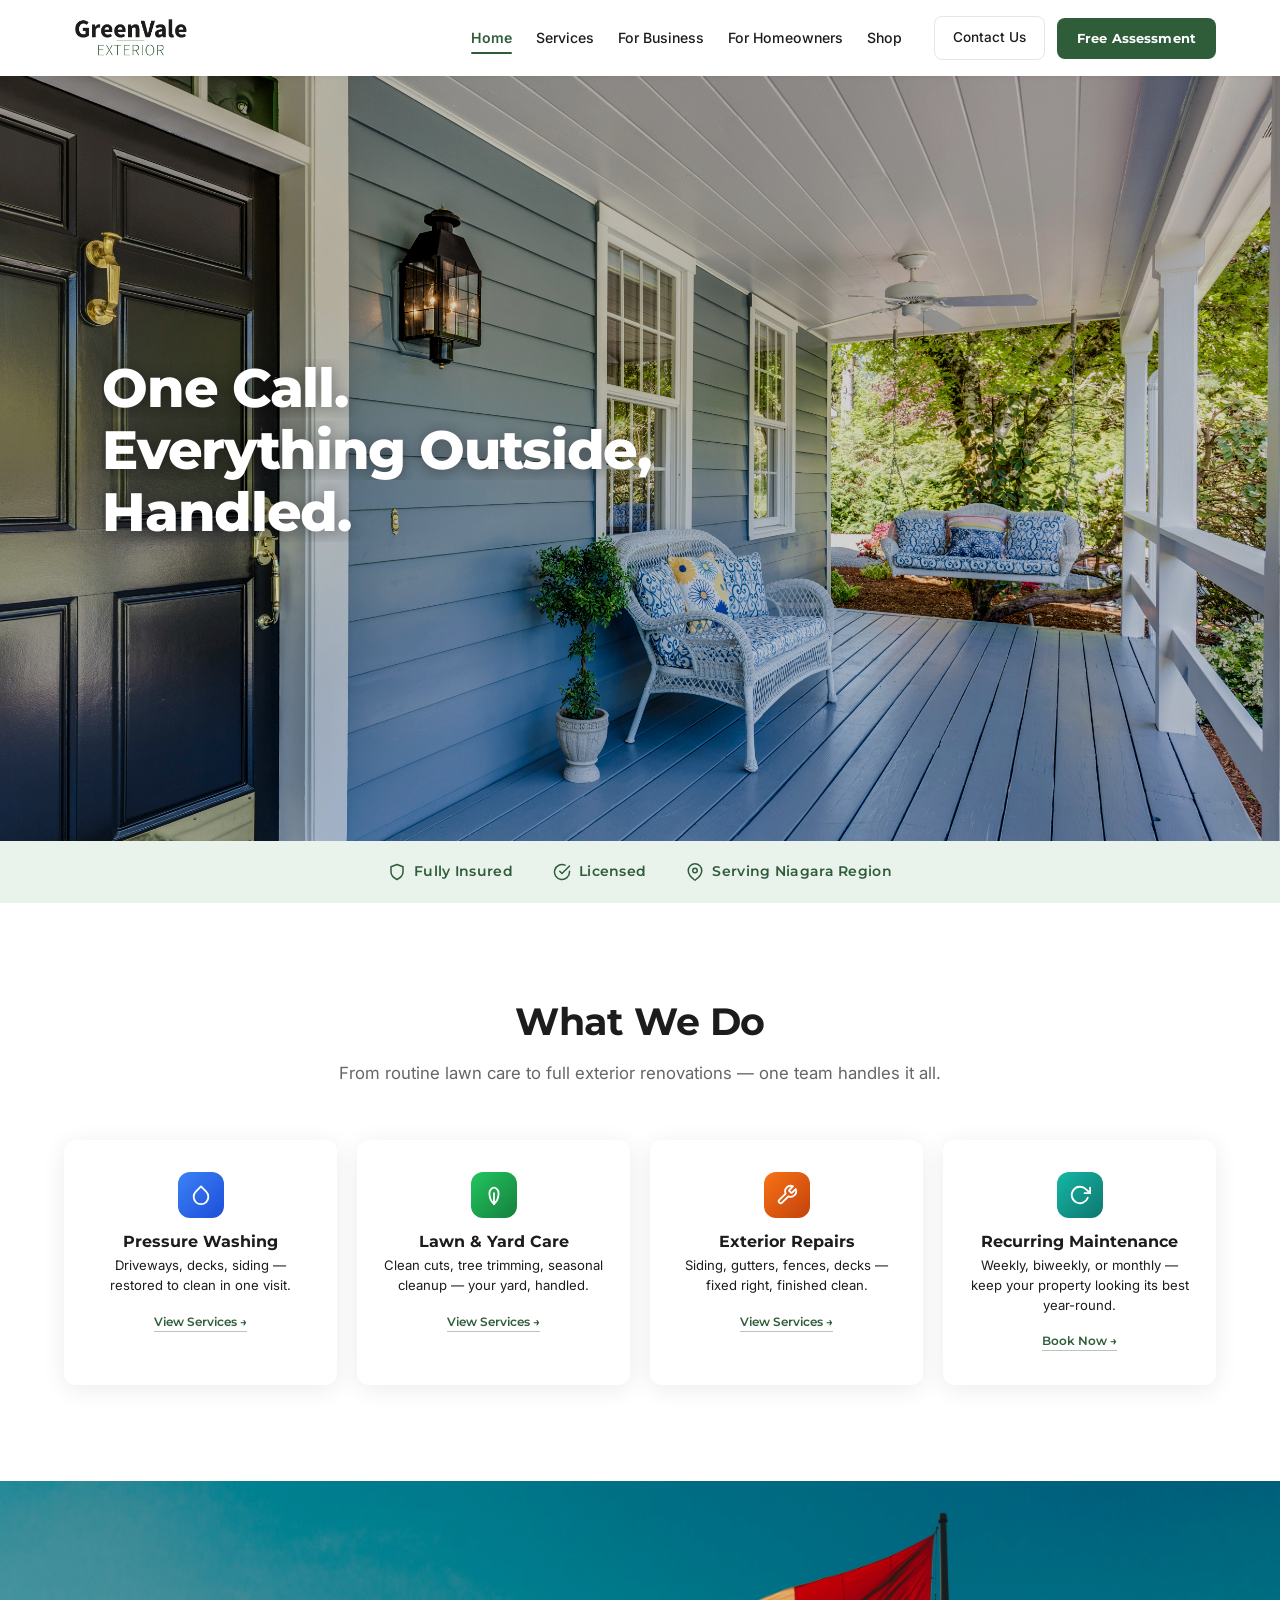
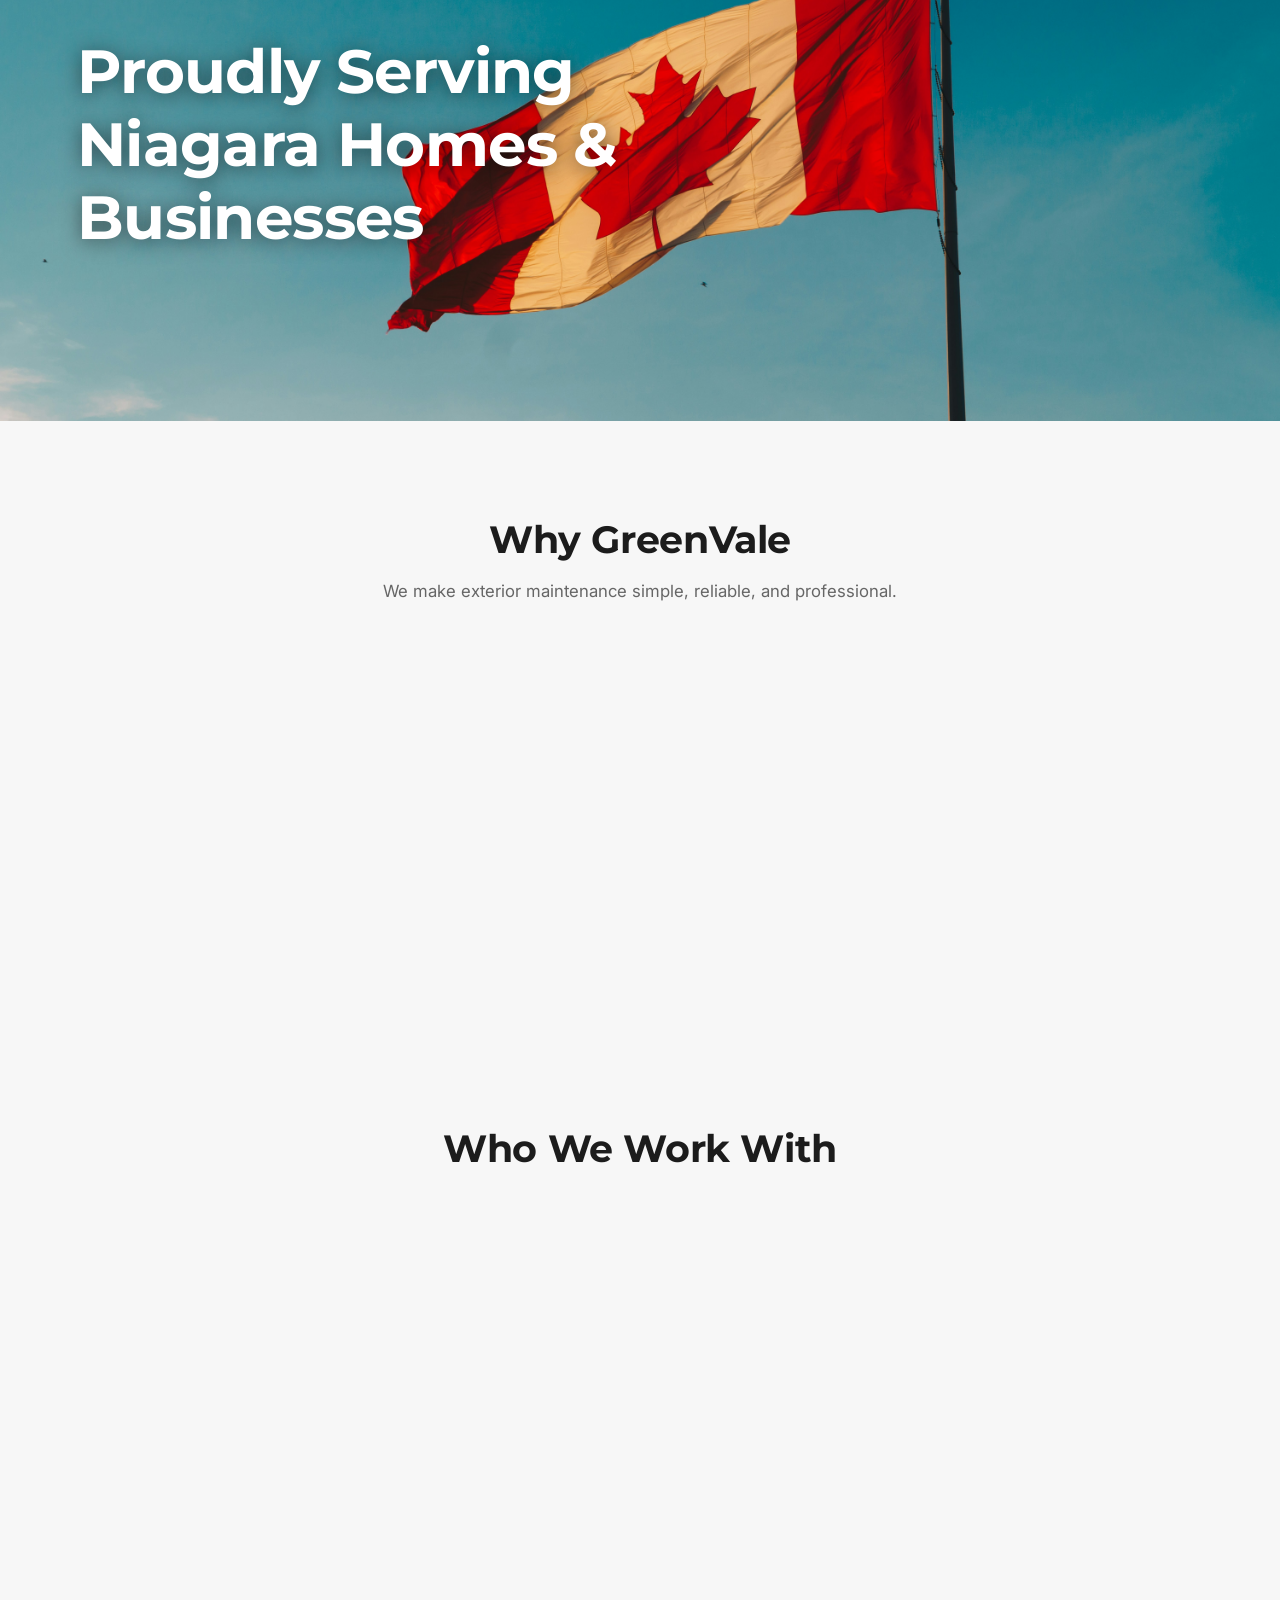
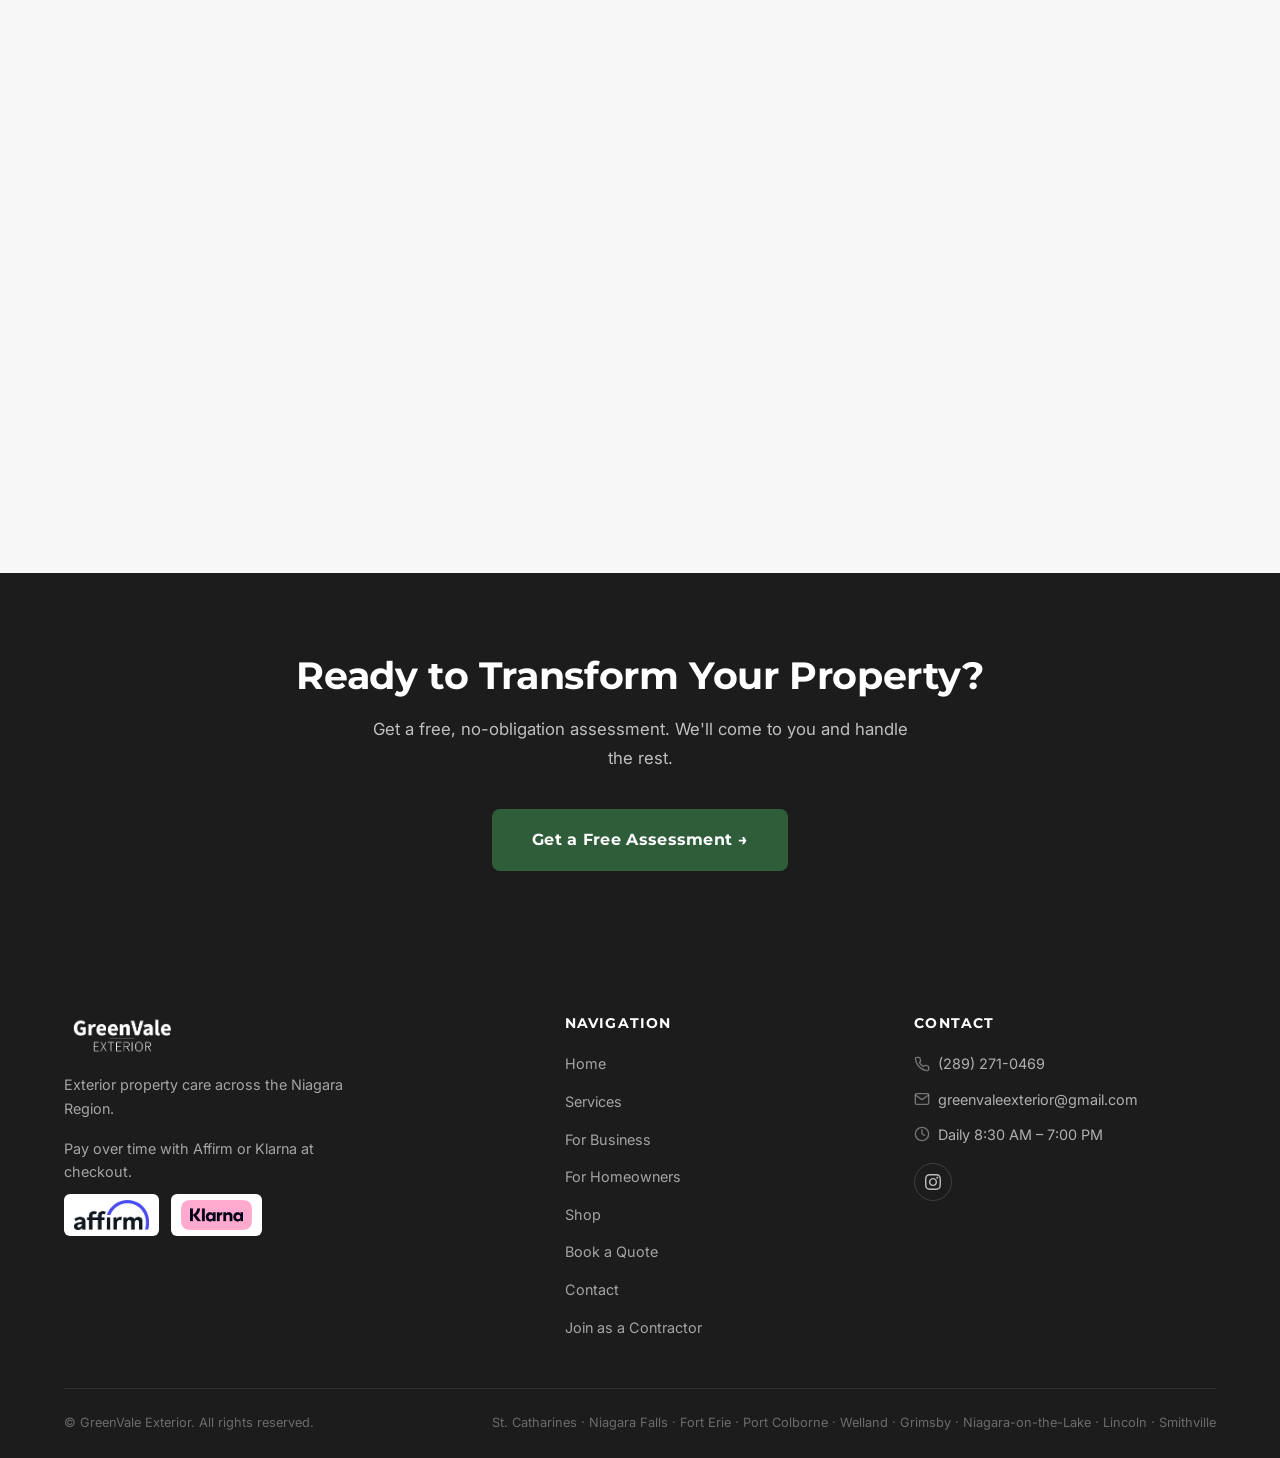
<file: index.html>
<!DOCTYPE html>
<html lang="en">
<head>
  <meta charset="UTF-8">
  <meta name="viewport" content="width=device-width, initial-scale=1.0">
  <meta name="google-site-verification" content="T71uTg6ZFDJ-Xh7i9cqtazsafEugXrxB2v8aF6CbRe8" />
  <title>GreenVale Exterior — Professional Exterior Maintenance | Niagara Region</title>
  <meta name="description" content="GreenVale Exterior provides professional exterior maintenance in the Niagara Region. Pressure washing, lawn care, gutters, siding, painting. Fully insured. Free quotes.">
  <meta property="og:title" content="GreenVale Exterior — Professional Exterior Maintenance">
  <meta property="og:description" content="One call. Everything outside, handled. Serving Niagara Region.">
  <meta property="og:url" content="https://www.greenvaleexterior.com/">
  <meta property="og:type" content="website">
  <meta property="og:site_name" content="GreenVale Exterior">
  <meta property="og:locale" content="en_CA">
  <meta property="og:image" content="https://www.greenvaleexterior.com/images/House%20deck.jpg">
  <meta property="og:image:alt" content="GreenVale Exterior — professional exterior maintenance in the Niagara Region">
  <meta name="twitter:card" content="summary_large_image">
  <meta name="twitter:title" content="GreenVale Exterior — Professional Exterior Maintenance">
  <meta name="twitter:description" content="One call. Everything outside, handled. Serving Niagara Region.">
  <meta name="twitter:image" content="https://www.greenvaleexterior.com/images/House%20deck.jpg">
  <meta name="theme-color" content="#2F5D3A">
  <link rel="canonical" href="https://www.greenvaleexterior.com/">
  <link rel="icon" href="/favicon.svg" type="image/svg+xml">

  <!-- Google Analytics placeholder -->
  <!-- <script async src="https://www.googletagmanager.com/gtag/js?id=G-XXXXXXXXXX"></script> -->
  <!-- <script>window.dataLayer=window.dataLayer||[];function gtag(){dataLayer.push(arguments);}gtag('js',new Date());gtag('config','G-XXXXXXXXXX');</script> -->

  <!-- Facebook Pixel placeholder -->
  <!-- <script>!function(f,b,e,v,n,t,s){...}(window,document,'script','https://connect.facebook.net/en_US/fbevents.js');fbq('init','XXXXXXXXXXXXXXX');fbq('track','PageView');</script> -->

  <link rel="preconnect" href="https://fonts.googleapis.com">
  <link rel="preconnect" href="https://fonts.gstatic.com" crossorigin>
  <link href="https://fonts.googleapis.com/css2?family=Inter:wght@400;500;600&family=Montserrat:wght@600;700;800&display=swap" rel="stylesheet">
  <link rel="stylesheet" href="css/styles.css?v=7">

  <!-- Structured Data: LocalBusiness -->
  <script type="application/ld+json">
  {
    "@context": "https://schema.org",
    "@type": "LocalBusiness",
    "name": "GreenVale Exterior",
    "description": "Professional exterior maintenance coordination company serving the Niagara Region.",
    "url": "https://www.greenvaleexterior.com",
    "logo": "https://www.greenvaleexterior.com/images/Green%20Vale%20log.png",
    "image": "https://www.greenvaleexterior.com/images/House%20deck.jpg",
    "telephone": "+12892710469",
    "email": "greenvaleexterior@gmail.com",
    "priceRange": "$$",
    "sameAs": ["https://instagram.com/greenvale_niagara"],
    "areaServed": ["St. Catharines", "Niagara Falls", "Fort Erie", "Port Colborne", "Welland", "Grimsby"],
    "openingHours": "Mo-Su 08:30-19:00",
    "address": {
      "@type": "PostalAddress",
      "addressRegion": "Ontario",
      "addressCountry": "CA"
    }
  }
  </script>
</head>
<body>

  <!-- ═══ HEADER ═══ -->
  <header class="site-header">
    <div class="container">
      <a href="index.html" class="header-logo" aria-label="GreenVale Exterior — Home">
        <img src="images/Green%20Vale%20log.png" alt="GreenVale Exterior" width="160" height="48">
      </a>
      <button class="nav-toggle" aria-label="Toggle navigation" aria-expanded="false">
        <span></span><span></span><span></span>
      </button>
      <div class="header-right">
        <nav>
          <ul class="main-nav" role="list">
            <li><a href="index.html" class="active" aria-current="page">Home</a></li>
            <li><a href="services.html">Services</a></li>
            <li><a href="business.html">For Business</a></li>
            <li><a href="homeowners.html">For Homeowners</a></li>
            <li><a href="shop.html">Shop</a></li>
          </ul>
        </nav>
        <div class="header-actions">
          <a href="book-a-quote.html#quoteForm" class="btn-header-contact">Contact Us</a>
          <a href="book-a-quote.html" class="btn-header-cta">Free Assessment</a>
        </div>
      </div>
    </div>
  </header>

  <div class="mobile-menu" id="mobileMenu">
    <a href="index.html">Home</a>
    <a href="services.html">Services</a>
    <a href="business.html">For Business</a>
    <a href="homeowners.html">For Homeowners</a>
    <a href="shop.html">Shop</a>
    <a href="book-a-quote.html#quoteForm">Contact Us</a>
    <a href="book-a-quote.html" class="btn btn-green">Free Assessment</a>
  </div>

  <main>
    <!-- ═══ HERO ═══ -->
    <section class="hero hero-overlay-dark-17 hero-left hero-shift-h1-22" style="background-image: url('images/House deck.jpg');">
      <div class="hero-content">
        <h1>
          <span class="hero-line"><span class="hero-line-inner">One Call.</span></span>
          <span class="hero-line"><span class="hero-line-inner">Everything Outside,</span></span>
          <span class="hero-line"><span class="hero-line-inner">Handled.</span></span>
        </h1>
      </div>
      <!-- Promo lightbox (desktop bottom-right, mobile full-screen) -->
      <div class="hero-promo hero-promo-right" id="heroPromo" aria-hidden="true">
        <div class="hero-promo-card hero-promo-preview" id="heroPromoPreview" role="button" tabindex="0" aria-label="Reveal special offer">
          <button class="promo-close" id="heroPromoPreviewClose" type="button" aria-label="Close promo">×</button>
          <div class="promo-eyebrow">★ Special Offer</div>
          <p class="promo-teaser">A limited-time deal is waiting for you.</p>
          <span class="promo-reveal-btn">
            <svg viewBox="0 0 24 24" width="14" height="14" fill="none" stroke="currentColor" stroke-width="2" stroke-linecap="round" stroke-linejoin="round"><path d="M9 11.5V6a2 2 0 0 1 4 0v8"/><path d="M13 11V8a2 2 0 0 1 4 0v8a6 6 0 0 1-6 6c-2 0-3-1-4-2l-3-5c-1-1.5 1-3 2.5-2L9 16"/></svg>
            Tap to reveal
          </span>
        </div>
        <div class="hero-promo-card hero-promo-revealed" id="heroPromoRevealed" hidden>
          <button class="promo-close" id="heroPromoClose" type="button" aria-label="Close promo">×</button>
          <div class="promo-eyebrow">★ Limited Offer</div>
          <h3 class="promo-headline">18% OFF<br>Pressure Wash</h3>
          <p class="promo-deadline">Until June 15, 2026</p>
          <div class="promo-code-wrap">
            <span class="promo-code-label">Promo code</span>
            <div class="promo-code-row">
              <code class="promo-code" id="promoCode">WASH18S</code>
              <button type="button" class="promo-copy-btn" id="promoCopyBtn" aria-label="Copy promo code">
                <svg class="promo-copy-ic" viewBox="0 0 24 24" width="14" height="14" fill="none" stroke="currentColor" stroke-width="2" stroke-linecap="round" stroke-linejoin="round"><rect x="9" y="9" width="13" height="13" rx="2"/><path d="M5 15H4a2 2 0 0 1-2-2V4a2 2 0 0 1 2-2h9a2 2 0 0 1 2 2v1"/></svg>
                <span class="promo-copy-label">Copy</span>
              </button>
            </div>
          </div>
        </div>
      </div>
    </section>

    <!-- ═══ TRUST BAR ═══ -->
    <section class="trust-bar">
      <div class="container">
        <div class="trust-items">
          <div class="trust-item">
            <svg viewBox="0 0 24 24" fill="none" stroke-linecap="round" stroke-linejoin="round"><path d="M12 22s8-4 8-10V5l-8-3-8 3v7c0 6 8 10 8 10z"/></svg>
            Fully Insured
          </div>
          <div class="trust-item">
            <svg viewBox="0 0 24 24" fill="none" stroke-linecap="round" stroke-linejoin="round"><path d="M22 11.08V12a10 10 0 1 1-5.93-9.14"/><polyline points="22 4 12 14.01 9 11.01"/></svg>
            Licensed
          </div>
          <div class="trust-item">
            <svg viewBox="0 0 24 24" fill="none" stroke-linecap="round" stroke-linejoin="round"><path d="M21 10c0 7-9 13-9 13s-9-6-9-13a9 9 0 0 1 18 0z"/><circle cx="12" cy="10" r="3"/></svg>
            Serving Niagara Region
          </div>
        </div>
      </div>
    </section>

    <!-- ═══ WHAT WE DO ═══ -->
    <section class="section" style="background: var(--white);">
      <div class="container">
        <div class="text-center" style="margin-bottom: 52px;">
          <h2>What We Do</h2>
          <p class="subline subline-c">From routine lawn care to full exterior renovations — one team handles it all.</p>
        </div>
        <div class="wwd-photo-grid stagger">
          <div class="wwd-photo-card fade-in">
            <div class="icon-chip chip-blue"><svg viewBox="0 0 24 24"><path d="M12 2.69l5.66 5.66a8 8 0 1 1-11.31 0z"/></svg></div>
            <h3>Pressure Washing</h3>
            <p>Driveways, decks, siding — restored to clean in one visit.</p>
            <a href="services.html" class="wwd-link">View Services →</a>
          </div>
          <div class="wwd-photo-card fade-in">
            <div class="icon-chip chip-green"><svg viewBox="0 0 24 24"><path d="M12 22C12 22 17 17 17 10C17 7 14.5 4 12 4C9.5 4 7 7 7 10C7 17 12 22 12 22Z"/><path d="M12 22V10"/></svg></div>
            <h3>Lawn & Yard Care</h3>
            <p>Clean cuts, tree trimming, seasonal cleanup — your yard, handled.</p>
            <a href="services.html" class="wwd-link">View Services →</a>
          </div>
          <div class="wwd-photo-card fade-in">
            <div class="icon-chip chip-orange"><svg viewBox="0 0 24 24"><path d="M14.7 6.3a1 1 0 0 0 0 1.4l1.6 1.6a1 1 0 0 0 1.4 0l3.77-3.77a6 6 0 0 1-7.94 7.94l-6.91 6.91a2.12 2.12 0 0 1-3-3l6.91-6.91a6 6 0 0 1 7.94-7.94l-3.76 3.76z"/></svg></div>
            <h3>Exterior Repairs</h3>
            <p>Siding, gutters, fences, decks — fixed right, finished clean.</p>
            <a href="services.html" class="wwd-link">View Services →</a>
          </div>
          <div class="wwd-photo-card fade-in">
            <div class="icon-chip chip-teal"><svg viewBox="0 0 24 24"><polyline points="23 4 23 10 17 10"/><path d="M20.49 15a9 9 0 1 1-2.12-9.36L23 10"/></svg></div>
            <h3>Recurring Maintenance</h3>
            <p>Weekly, biweekly, or monthly — keep your property looking its best year-round.</p>
            <a href="book-a-quote.html" class="wwd-link">Book Now →</a>
          </div>
        </div>
      </div>
    </section>

    <!-- ═══ CANADA BANNER ═══ -->
    <section class="canada-banner canada-banner-left">
      <div class="banner-bg" style="background-image: url('images/Canada Flag.jpg');"></div>
      <div class="banner-content banner-content-left">
        <h2 class="fade-in">Proudly Serving<br>Niagara Homes & Businesses</h2>
      </div>
    </section>

    <!-- ═══ WHY GREENVALE ═══ -->
    <section class="section" style="background: var(--gray-light);">
      <div class="container">
        <div class="text-center" style="margin-bottom: 52px;">
          <h2>Why GreenVale</h2>
          <p class="subline subline-c">We make exterior maintenance simple, reliable, and professional.</p>
        </div>
        <div class="why-grid stagger">
          <div class="why-card-v2 fade-in">
            <div class="why-icon-v2 ibg-blue"><svg viewBox="0 0 24 24"><path d="M12 22s8-4 8-10V5l-8-3-8 3v7c0 6 8 10 8 10z"/></svg></div>
            <h3>Fully Insured</h3>
            <p>Your property is protected. GreenVale and our contractors carry full insurance coverage on every job.</p>
          </div>
          <div class="why-card-v2 fade-in">
            <div class="why-icon-v2 ibg-green"><svg viewBox="0 0 24 24"><path d="M22 16.92v3a2 2 0 0 1-2.18 2 19.79 19.79 0 0 1-8.63-3.07 19.5 19.5 0 0 1-6-6 19.79 19.79 0 0 1-3.07-8.67A2 2 0 0 1 4.11 2h3a2 2 0 0 1 2 1.72 12.84 12.84 0 0 0 .7 2.81 2 2 0 0 1-.45 2.11L8.09 9.91a16 16 0 0 0 6 6l1.27-1.27a2 2 0 0 1 2.11-.45 12.84 12.84 0 0 0 2.81.7A2 2 0 0 1 22 16.92z"/></svg></div>
            <h3>One Point of Contact</h3>
            <p>One call, one message — we coordinate everything. No chasing contractors, no juggling schedules.</p>
          </div>
          <div class="why-card-v2 fade-in">
            <div class="why-icon-v2 ibg-amber"><svg viewBox="0 0 24 24"><polygon points="12 2 15.09 8.26 22 9.27 17 14.14 18.18 21.02 12 17.77 5.82 21.02 7 14.14 2 9.27 8.91 8.26 12 2"/></svg></div>
            <h3>Great Value for Money</h3>
            <p>Professional results at competitive prices. Quality work that's worth every dollar.</p>
          </div>
        </div>
      </div>
    </section>

    <!-- ═══ FOR BUSINESS / FOR HOMEOWNERS SPLIT ═══ -->
    <section class="section" style="background: var(--gray-light);">
      <div class="container">
        <div class="text-center" style="margin-bottom: 48px;">
          <h2>Who We Work With</h2>
        </div>
        <div class="split-panels">
          <div class="split-panel dark-panel fade-in">
            <span class="badge badge-white">B2B</span>
            <h3>For Business</h3>
            <p>Realtors, restaurants, property managers — we keep your commercial properties looking their best.</p>
            <a href="business.html" class="btn btn-white">Learn More →</a>
          </div>
          <div class="split-panel green-panel fade-in">
            <span class="badge badge-white">Residential</span>
            <h3>For Homeowners</h3>
            <p>From lawn care to full exterior renovation — everything your home needs outside.</p>
            <a href="homeowners.html" class="btn btn-white">Learn More →</a>
          </div>
        </div>
      </div>
    </section>

    <!-- ═══ INSTAGRAM CTA ═══ -->
    <section class="section-sm" style="background: var(--gray-light);">
      <div class="container">
        <div class="insta-cta-block fade-in">
          <div class="insta-logo-icon">
            <svg viewBox="0 0 24 24" xmlns="http://www.w3.org/2000/svg"><path d="M12 2.163c3.204 0 3.584.012 4.85.07 3.252.148 4.771 1.691 4.919 4.919.058 1.265.069 1.645.069 4.849 0 3.205-.012 3.584-.069 4.849-.149 3.225-1.664 4.771-4.919 4.919-1.266.058-1.644.07-4.85.07-3.204 0-3.584-.012-4.849-.07-3.26-.149-4.771-1.699-4.919-4.92-.058-1.265-.07-1.644-.07-4.849 0-3.204.013-3.583.07-4.849.149-3.227 1.664-4.771 4.919-4.919 1.266-.057 1.645-.069 4.849-.069zm0-2.163c-3.259 0-3.667.014-4.947.072-4.358.2-6.78 2.618-6.98 6.98-.059 1.281-.073 1.689-.073 4.948 0 3.259.014 3.668.072 4.948.2 4.358 2.618 6.78 6.98 6.98 1.281.058 1.689.072 4.948.072 3.259 0 3.668-.014 4.948-.072 4.354-.2 6.782-2.618 6.979-6.98.059-1.28.073-1.689.073-4.948 0-3.259-.014-3.667-.072-4.947-.196-4.354-2.617-6.78-6.979-6.98-1.281-.059-1.69-.073-4.949-.073zm0 5.838c-3.403 0-6.162 2.759-6.162 6.162s2.759 6.163 6.162 6.163 6.162-2.759 6.162-6.163c0-3.403-2.759-6.162-6.162-6.162zm0 10.162c-2.209 0-4-1.79-4-4 0-2.209 1.791-4 4-4s4 1.791 4 4c0 2.21-1.791 4-4 4zm6.406-11.845c-.796 0-1.441.645-1.441 1.44s.645 1.44 1.441 1.44c.795 0 1.439-.645 1.439-1.44s-.644-1.44-1.439-1.44z"/></svg>
          </div>
          <h3>Follow Our Work</h3>
          <p>Before & after photos, seasonal tips, and behind-the-scenes from the field.</p>
          <div class="insta-handle-tag">@greenvale_niagara</div>
          <br>
          <a href="https://instagram.com/greenvale_niagara" target="_blank" rel="noopener" class="btn-follow-insta">
            <svg viewBox="0 0 24 24" xmlns="http://www.w3.org/2000/svg"><path d="M12 2.163c3.204 0 3.584.012 4.85.07 3.252.148 4.771 1.691 4.919 4.919.058 1.265.069 1.645.069 4.849 0 3.205-.012 3.584-.069 4.849-.149 3.225-1.664 4.771-4.919 4.919-1.266.058-1.644.07-4.85.07-3.204 0-3.584-.012-4.849-.07-3.26-.149-4.771-1.699-4.919-4.92-.058-1.265-.07-1.644-.07-4.849 0-3.204.013-3.583.07-4.849.149-3.227 1.664-4.771 4.919-4.919 1.266-.057 1.645-.069 4.849-.069zm0-2.163c-3.259 0-3.667.014-4.947.072-4.358.2-6.78 2.618-6.98 6.98-.059 1.281-.073 1.689-.073 4.948 0 3.259.014 3.668.072 4.948.2 4.358 2.618 6.78 6.98 6.98 1.281.058 1.689.072 4.948.072 3.259 0 3.668-.014 4.948-.072 4.354-.2 6.782-2.618 6.979-6.98.059-1.28.073-1.689.073-4.948 0-3.259-.014-3.667-.072-4.947-.196-4.354-2.617-6.78-6.979-6.98-1.281-.059-1.69-.073-4.949-.073zm0 5.838c-3.403 0-6.162 2.759-6.162 6.162s2.759 6.163 6.162 6.163 6.162-2.759 6.162-6.163c0-3.403-2.759-6.162-6.162-6.162zm0 10.162c-2.209 0-4-1.79-4-4 0-2.209 1.791-4 4-4s4 1.791 4 4c0 2.21-1.791 4-4 4zm6.406-11.845c-.796 0-1.441.645-1.441 1.44s.645 1.44 1.441 1.44c.795 0 1.439-.645 1.439-1.44s-.644-1.44-1.439-1.44z"/></svg>
            Follow on Instagram
          </a>
        </div>
      </div>
    </section>

    <!-- ═══ CTA ═══ -->
    <section class="cta-section">
      <div class="container">
        <h2>Ready to Transform Your Property?</h2>
        <p>Get a free, no-obligation assessment. We'll come to you and handle the rest.</p>
        <a href="book-a-quote.html" class="btn btn-green btn-lg">Get a Free Assessment →</a>
      </div>
    </section>
  </main>

  <!-- ═══ FOOTER ═══ -->
  <footer class="site-footer">
    <div class="container">
      <div class="footer-grid">
        <div class="footer-brand">
          <img src="images/Green%20Vale%20log.png" alt="GreenVale Exterior" class="footer-logo-img">
          <p>Exterior property care across the Niagara Region.</p>
          <div class="footer-payments">
            <p class="footer-payments-text">Pay over time with Affirm or Klarna at checkout.</p>
            <div class="footer-payments-icons">
              <img src="images/Affirm.png" alt="Affirm" class="footer-payment-icon">
              <img src="images/klarna.png" alt="Klarna" class="footer-payment-icon">
            </div>
          </div>
        </div>
        <div class="footer-nav">
          <h4>Navigation</h4>
          <ul role="list">
            <li><a href="index.html">Home</a></li>
            <li><a href="services.html">Services</a></li>
            <li><a href="business.html">For Business</a></li>
            <li><a href="homeowners.html">For Homeowners</a></li>
            <li><a href="shop.html">Shop</a></li>
            <li><a href="book-a-quote.html">Book a Quote</a></li>
            <li><a href="book-a-quote.html#quoteForm">Contact</a></li>
            <li><a href="contractors.html">Join as a Contractor</a></li>
          </ul>
        </div>
        <div class="footer-contact">
          <h4>Contact</h4>
          <p><svg class="footer-icon" viewBox="0 0 24 24" fill="none" stroke="currentColor" stroke-width="2" stroke-linecap="round" stroke-linejoin="round"><path d="M22 16.92v3a2 2 0 0 1-2.18 2 19.79 19.79 0 0 1-8.63-3.07 19.5 19.5 0 0 1-6-6 19.79 19.79 0 0 1-3.07-8.67A2 2 0 0 1 4.11 2h3a2 2 0 0 1 2 1.72 12.84 12.84 0 0 0 .7 2.81 2 2 0 0 1-.45 2.11L8.09 9.91a16 16 0 0 0 6 6l1.27-1.27a2 2 0 0 1 2.11-.45 12.84 12.84 0 0 0 2.81.7A2 2 0 0 1 22 16.92z"/></svg><a href="tel:+12892710469">(289) 271-0469</a></p>
          <p><svg class="footer-icon" viewBox="0 0 24 24" fill="none" stroke="currentColor" stroke-width="2" stroke-linecap="round" stroke-linejoin="round"><path d="M4 4h16c1.1 0 2 .9 2 2v12c0 1.1-.9 2-2 2H4c-1.1 0-2-.9-2-2V6c0-1.1.9-2 2-2z"/><polyline points="22,6 12,13 2,6"/></svg><a href="mailto:greenvaleexterior@gmail.com">greenvaleexterior@gmail.com</a></p>
          <p><svg class="footer-icon" viewBox="0 0 24 24" fill="none" stroke="currentColor" stroke-width="2" stroke-linecap="round" stroke-linejoin="round"><circle cx="12" cy="12" r="10"/><polyline points="12 6 12 12 16 14"/></svg>Daily 8:30 AM – 7:00 PM</p>
          <div class="footer-social">
            <a href="https://instagram.com/greenvale_niagara" target="_blank" rel="noopener" aria-label="Instagram @greenvale_niagara">
              <svg viewBox="0 0 24 24" xmlns="http://www.w3.org/2000/svg"><path d="M12 2.163c3.204 0 3.584.012 4.85.07 3.252.148 4.771 1.691 4.919 4.919.058 1.265.069 1.645.069 4.849 0 3.205-.012 3.584-.069 4.849-.149 3.225-1.664 4.771-4.919 4.919-1.266.058-1.644.07-4.85.07-3.204 0-3.584-.012-4.849-.07-3.26-.149-4.771-1.699-4.919-4.92-.058-1.265-.07-1.644-.07-4.849 0-3.204.013-3.583.07-4.849.149-3.227 1.664-4.771 4.919-4.919 1.266-.057 1.645-.069 4.849-.069zm0-2.163c-3.259 0-3.667.014-4.947.072-4.358.2-6.78 2.618-6.98 6.98-.059 1.281-.073 1.689-.073 4.948 0 3.259.014 3.668.072 4.948.2 4.358 2.618 6.78 6.98 6.98 1.281.058 1.689.072 4.948.072 3.259 0 3.668-.014 4.948-.072 4.354-.2 6.782-2.618 6.979-6.98.059-1.28.073-1.689.073-4.948 0-3.259-.014-3.667-.072-4.947-.196-4.354-2.617-6.78-6.979-6.98-1.281-.059-1.69-.073-4.949-.073zm0 5.838c-3.403 0-6.162 2.759-6.162 6.162s2.759 6.163 6.162 6.163 6.162-2.759 6.162-6.163c0-3.403-2.759-6.162-6.162-6.162zm0 10.162c-2.209 0-4-1.79-4-4 0-2.209 1.791-4 4-4s4 1.791 4 4c0 2.21-1.791 4-4 4zm6.406-11.845c-.796 0-1.441.645-1.441 1.44s.645 1.44 1.441 1.44c.795 0 1.439-.645 1.439-1.44s-.644-1.44-1.439-1.44z"/></svg>
            </a>
          </div>
        </div>
      </div>
      <div class="footer-bottom">
        <p>&copy; GreenVale Exterior. All rights reserved.</p>
        <p>St. Catharines · Niagara Falls · Fort Erie · Port Colborne · Welland · Grimsby · Niagara-on-the-Lake · Lincoln · Smithville</p>
      </div>
    </div>
  </footer>

  <script src="js/main.js"></script>
</body>
</html>
</file>
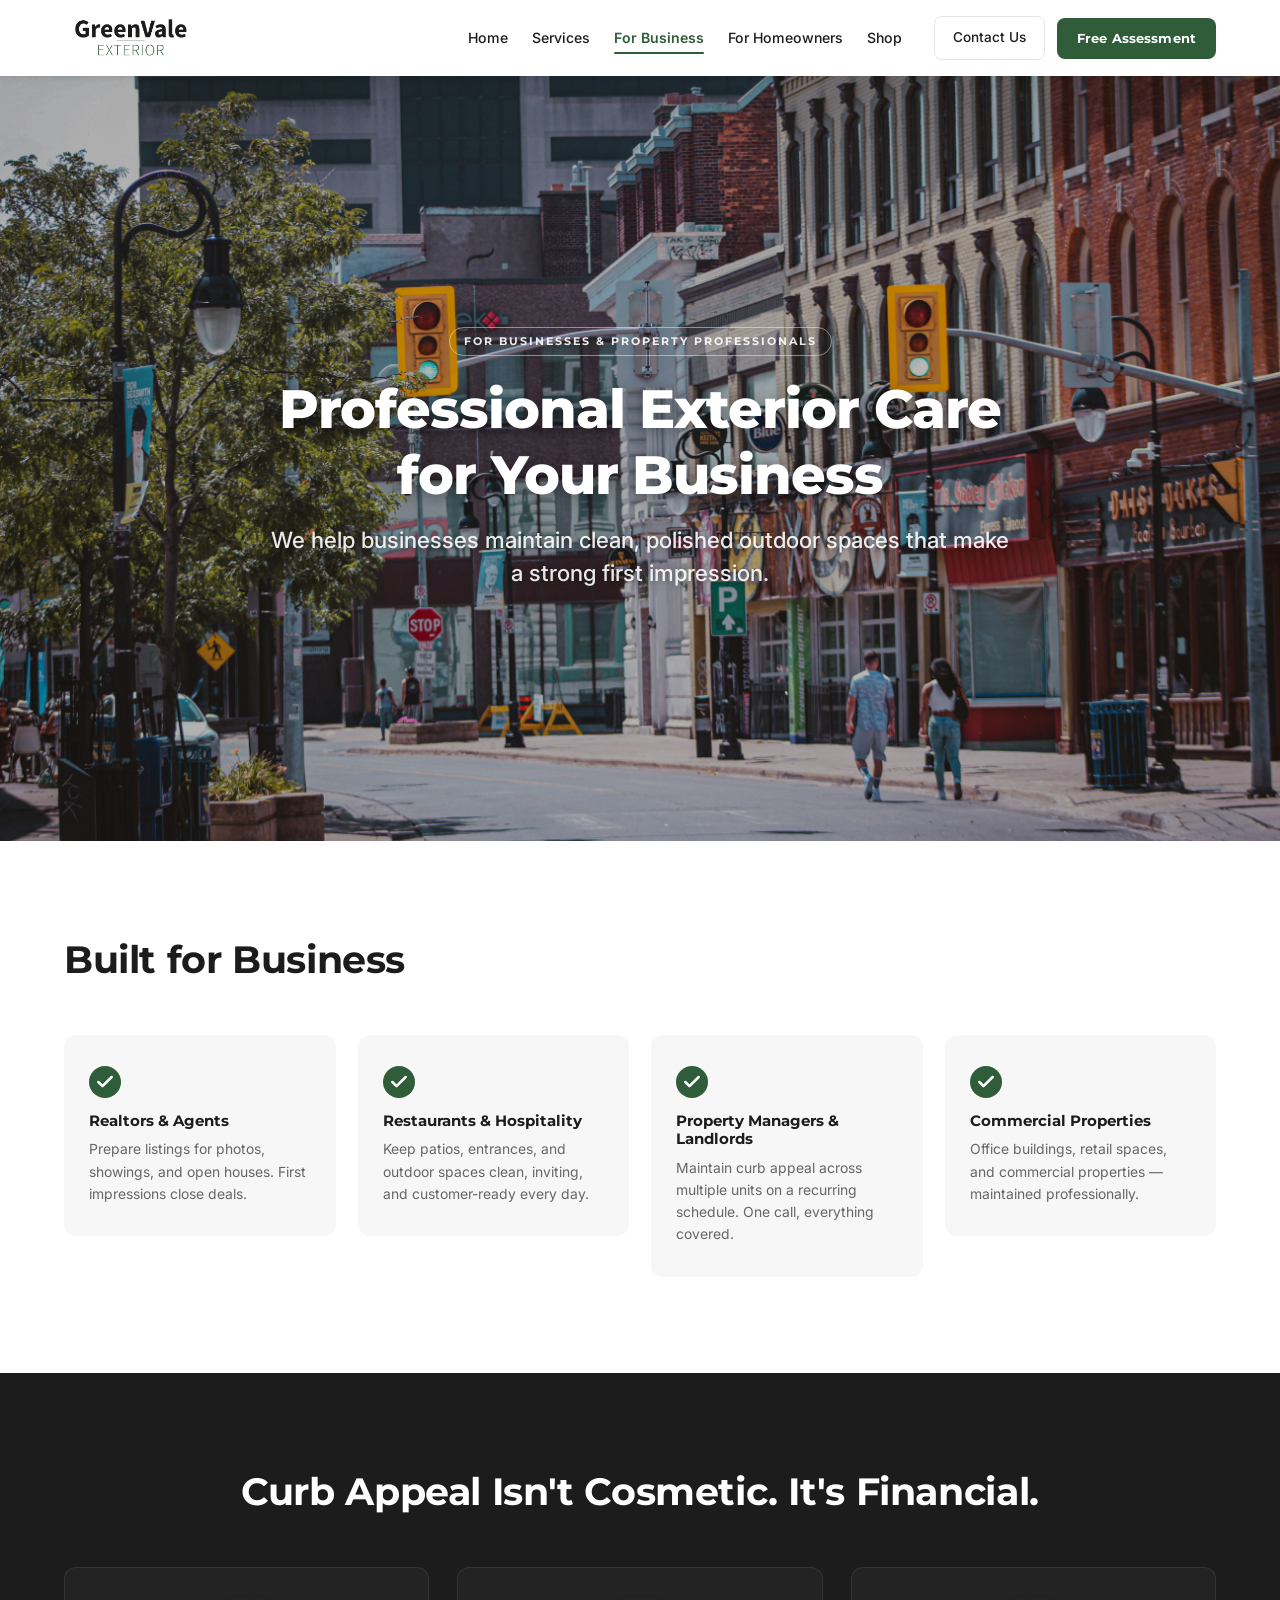
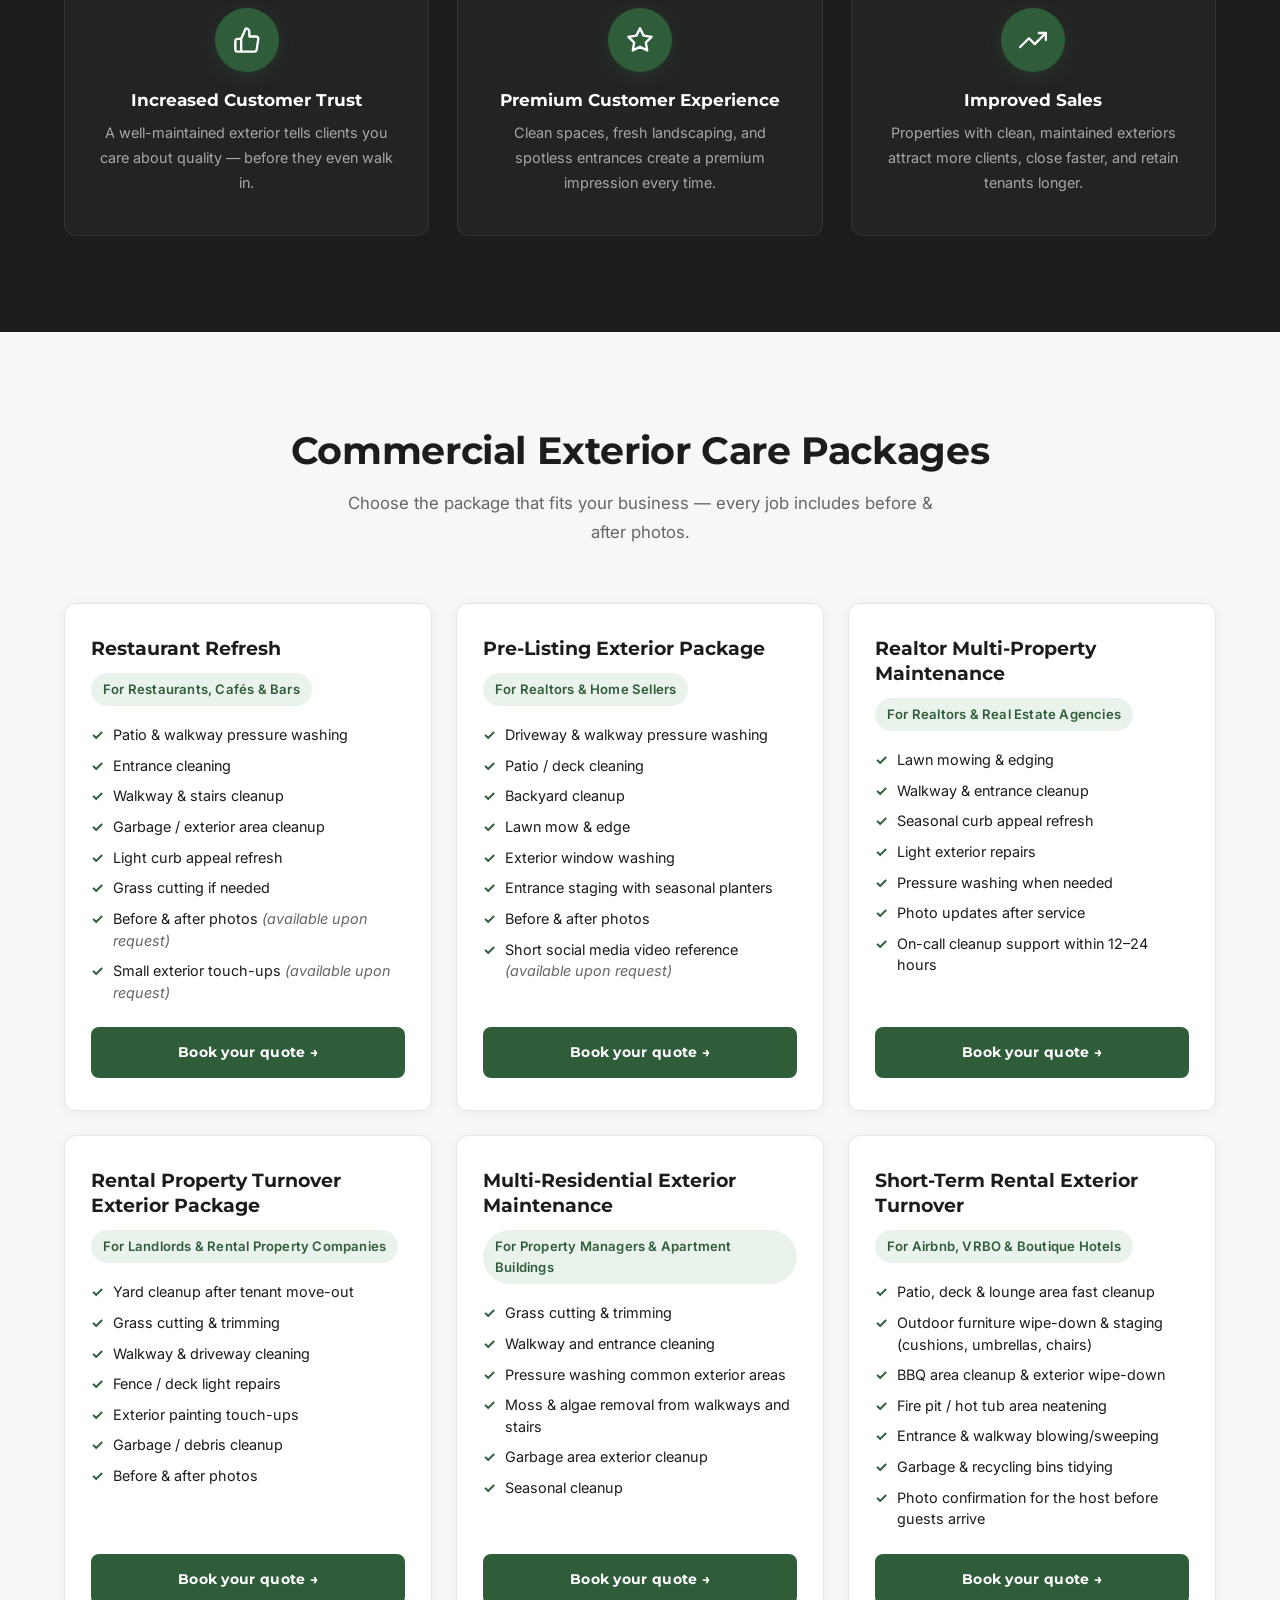
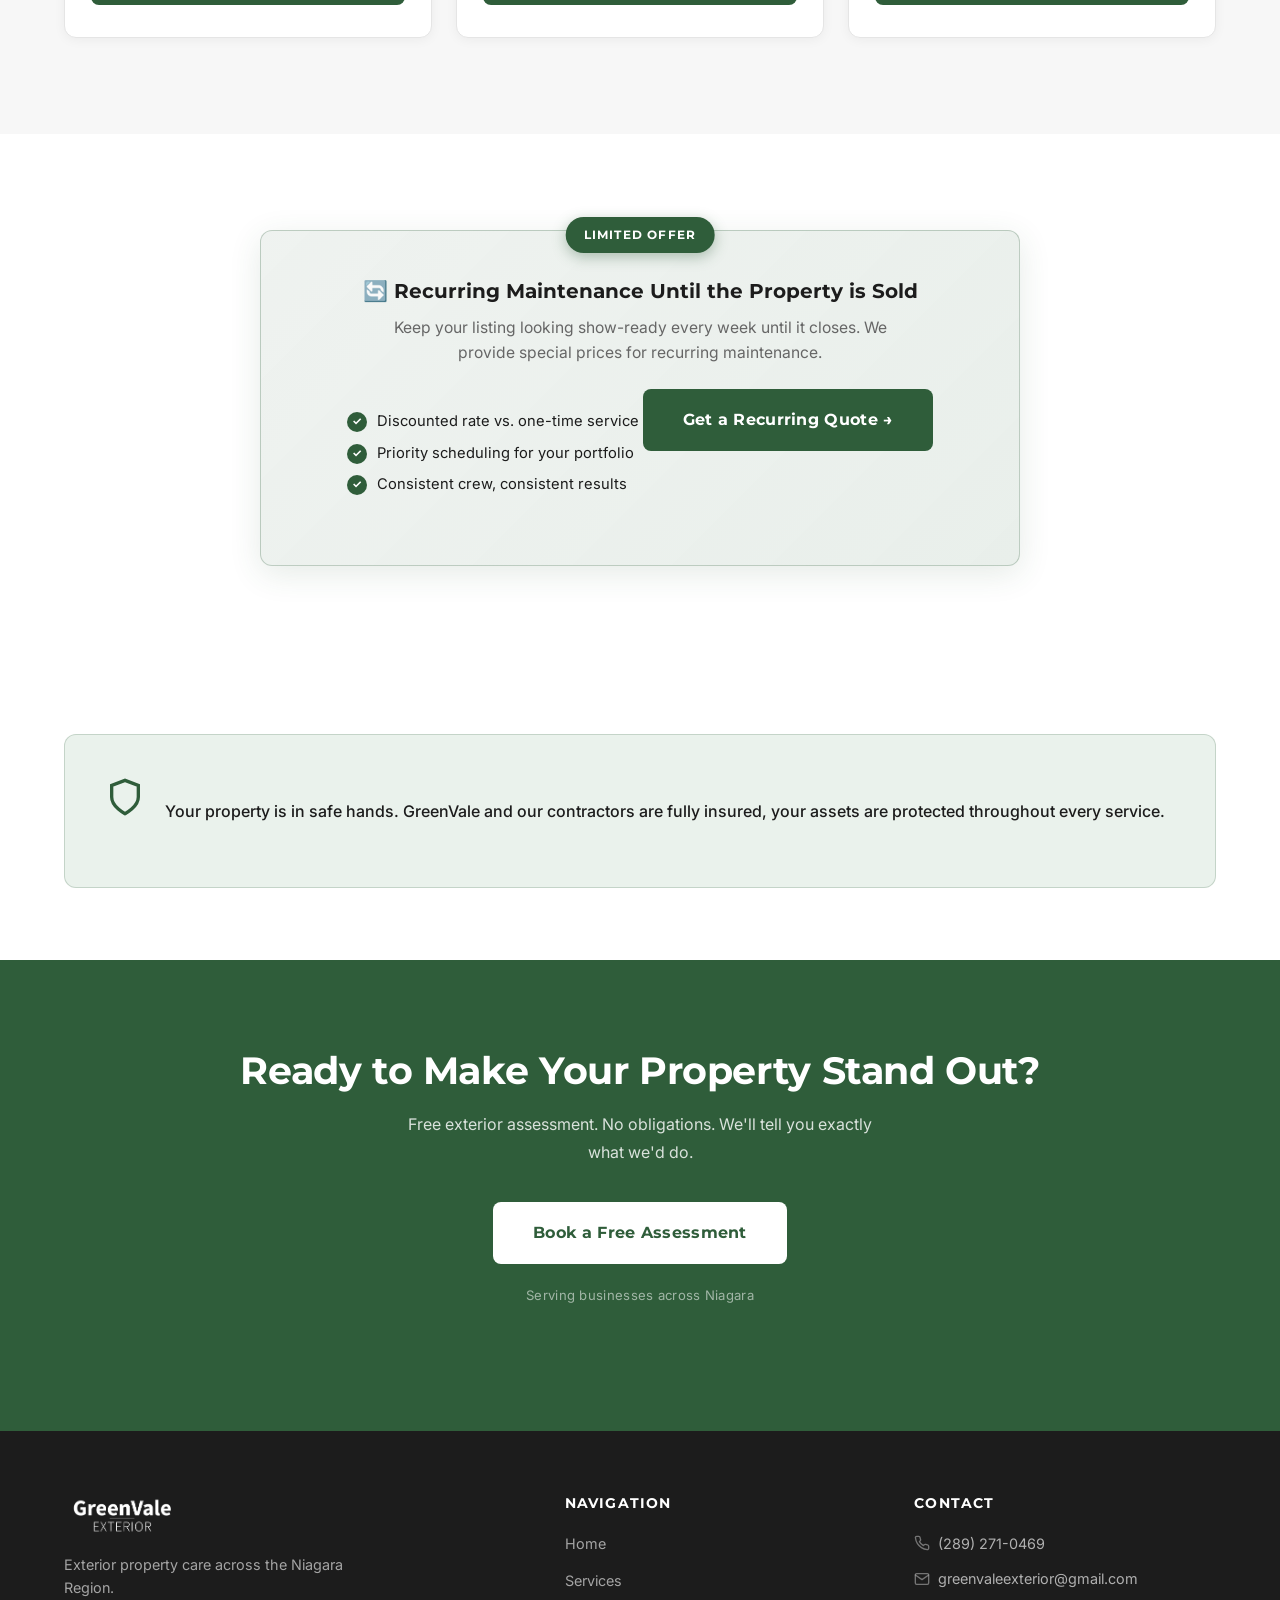
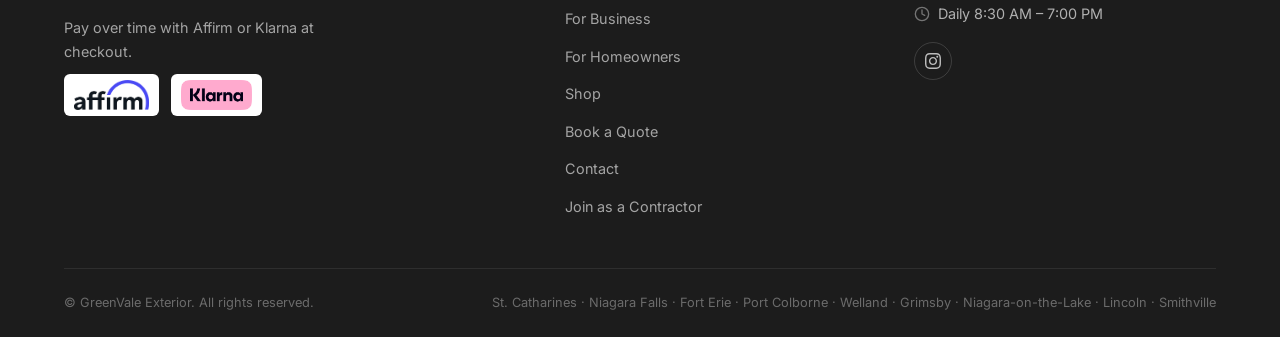
<file: business.html>
<!DOCTYPE html>
<html lang="en">
<head>
  <meta charset="UTF-8">
  <meta name="viewport" content="width=device-width, initial-scale=1.0">
  <title>Property Maintenance for Business — GreenVale Exterior | Niagara Region</title>
  <meta name="description" content="Professional exterior maintenance for realtors, restaurants, property managers, and commercial properties in the Niagara Region. Fully insured. One point of contact.">
  <meta property="og:title" content="Property Maintenance for Business — GreenVale Exterior">
  <meta property="og:description" content="Realtors, restaurants, landlords — professional exterior care. Fully insured. Serving Niagara Region.">
  <meta property="og:url" content="https://www.greenvaleexterior.com/business">
  <meta property="og:type" content="website">
  <meta property="og:site_name" content="GreenVale Exterior">
  <meta property="og:locale" content="en_CA">
  <meta property="og:image" content="https://www.greenvaleexterior.com/images/House%20deck.jpg">
  <meta name="twitter:card" content="summary_large_image">
  <meta name="twitter:image" content="https://www.greenvaleexterior.com/images/House%20deck.jpg">
  <meta name="theme-color" content="#2F5D3A">
  <link rel="canonical" href="https://www.greenvaleexterior.com/business">
  <link rel="icon" href="/favicon.svg" type="image/svg+xml">
  <link rel="preconnect" href="https://fonts.googleapis.com">
  <link rel="preconnect" href="https://fonts.gstatic.com" crossorigin>
  <link href="https://fonts.googleapis.com/css2?family=Inter:wght@400;500;600&family=Montserrat:wght@600;700;800&display=swap" rel="stylesheet">
  <link rel="stylesheet" href="css/styles.css?v=7">
</head>
<body>

  <!-- ═══ HEADER ═══ -->
  <header class="site-header">
    <div class="container">
      <a href="index.html" class="header-logo" aria-label="GreenVale Exterior — Home">
        <img src="images/Green%20Vale%20log.png" alt="GreenVale Exterior" width="160" height="48">
      </a>
      <button class="nav-toggle" aria-label="Toggle navigation" aria-expanded="false">
        <span></span><span></span><span></span>
      </button>
      <div class="header-right">
        <nav>
          <ul class="main-nav" role="list">
            <li><a href="index.html">Home</a></li>
            <li><a href="services.html">Services</a></li>
            <li><a href="business.html" class="active" aria-current="page">For Business</a></li>
            <li><a href="homeowners.html">For Homeowners</a></li>
            <li><a href="shop.html">Shop</a></li>
          </ul>
        </nav>
        <div class="header-actions">
          <a href="book-a-quote.html#quoteForm" class="btn-header-contact">Contact Us</a>
          <a href="book-a-quote.html" class="btn-header-cta">Free Assessment</a>
        </div>
      </div>
    </div>
  </header>

  <div class="mobile-menu" id="mobileMenu">
    <a href="index.html">Home</a>
    <a href="services.html">Services</a>
    <a href="business.html">For Business</a>
    <a href="homeowners.html">For Homeowners</a>
    <a href="shop.html">Shop</a>
    <a href="book-a-quote.html#quoteForm">Contact Us</a>
    <a href="book-a-quote.html" class="btn btn-green">Free Assessment</a>
  </div>

  <main>
    <!-- ═══ HERO ═══ -->
    <section class="hero hero-overlay-light-gray" style="background-image: url('images/St.%20Catharines.jpg'); background-position: center 60%;">
      <div class="hero-content hero-content-wide">
        <span class="badge badge-white">For Businesses & Property Professionals</span>
        <h1>Professional Exterior Care for Your Business</h1>
        <p class="hero-tagline-wide">We help businesses maintain clean, polished outdoor spaces that make a strong first impression.</p>
      </div>
    </section>

    <!-- ═══ WHO THIS IS FOR ═══ -->
    <section class="section" style="background: var(--white);">
      <div class="container">
        <div style="max-width: 640px; margin-bottom: 52px;">
          <h2>Built for Business</h2>
        </div>
        <div class="who-cards">
          <a href="#packages" class="who-card-link">
            <div class="who-card fade-in">
              <span class="who-icon-check"><svg viewBox="0 0 24 24" width="20" height="20" stroke="#fff" stroke-width="3" fill="none" stroke-linecap="round" stroke-linejoin="round"><polyline points="20 6 9 17 4 12"></polyline></svg></span>
              <h4>Realtors & Agents</h4>
              <p>Prepare listings for photos, showings, and open houses. First impressions close deals.</p>
            </div>
          </a>
          <a href="#packages" class="who-card-link">
            <div class="who-card fade-in">
              <span class="who-icon-check"><svg viewBox="0 0 24 24" width="20" height="20" stroke="#fff" stroke-width="3" fill="none" stroke-linecap="round" stroke-linejoin="round"><polyline points="20 6 9 17 4 12"></polyline></svg></span>
              <h4>Restaurants & Hospitality</h4>
              <p>Keep patios, entrances, and outdoor spaces clean, inviting, and customer-ready every day.</p>
            </div>
          </a>
          <a href="#packages" class="who-card-link">
            <div class="who-card fade-in">
              <span class="who-icon-check"><svg viewBox="0 0 24 24" width="20" height="20" stroke="#fff" stroke-width="3" fill="none" stroke-linecap="round" stroke-linejoin="round"><polyline points="20 6 9 17 4 12"></polyline></svg></span>
              <h4>Property Managers & Landlords</h4>
              <p>Maintain curb appeal across multiple units on a recurring schedule. One call, everything covered.</p>
            </div>
          </a>
          <a href="#packages" class="who-card-link">
            <div class="who-card fade-in">
              <span class="who-icon-check"><svg viewBox="0 0 24 24" width="20" height="20" stroke="#fff" stroke-width="3" fill="none" stroke-linecap="round" stroke-linejoin="round"><polyline points="20 6 9 17 4 12"></polyline></svg></span>
              <h4>Commercial Properties</h4>
              <p>Office buildings, retail spaces, and commercial properties — maintained professionally.</p>
            </div>
          </a>
        </div>
      </div>
    </section>

    <!-- ═══ BUSINESS CASE ═══ -->
    <section class="section" style="background: var(--dark);">
      <div class="container">
        <div class="text-center" style="margin-bottom: 52px;">
          <h2 style="color: #fff;">Curb Appeal Isn't Cosmetic. It's Financial.</h2>
        </div>
        <div class="bc-stats">
          <div class="bc-stat fade-in">
            <span class="stat-icon"><svg viewBox="0 0 24 24" width="28" height="28" stroke="#fff" stroke-width="2" fill="none" stroke-linecap="round" stroke-linejoin="round"><path d="M14 9V5a3 3 0 0 0-3-3l-4 9v11h11.28a2 2 0 0 0 2-1.7l1.38-9a2 2 0 0 0-2-2.3zM7 22H4a2 2 0 0 1-2-2v-7a2 2 0 0 1 2-2h3"></path></svg></span>
            <h3>Increased Customer Trust</h3>
            <p>A well-maintained exterior tells clients you care about quality — before they even walk in.</p>
          </div>
          <div class="bc-stat fade-in">
            <span class="stat-icon"><svg viewBox="0 0 24 24" width="28" height="28" stroke="#fff" stroke-width="2" fill="none" stroke-linecap="round" stroke-linejoin="round"><polygon points="12 2 15.09 8.26 22 9.27 17 14.14 18.18 21.02 12 17.77 5.82 21.02 7 14.14 2 9.27 8.91 8.26 12 2"></polygon></svg></span>
            <h3>Premium Customer Experience</h3>
            <p>Clean spaces, fresh landscaping, and spotless entrances create a premium impression every time.</p>
          </div>
          <div class="bc-stat fade-in">
            <span class="stat-icon"><svg viewBox="0 0 24 24" width="28" height="28" stroke="#fff" stroke-width="2" fill="none" stroke-linecap="round" stroke-linejoin="round"><polyline points="23 6 13.5 15.5 8.5 10.5 1 18"></polyline><polyline points="17 6 23 6 23 12"></polyline></svg></span>
            <h3>Improved Sales</h3>
            <p>Properties with clean, maintained exteriors attract more clients, close faster, and retain tenants longer.</p>
          </div>
        </div>
      </div>
    </section>

    <!-- ═══ COMMERCIAL EXTERIOR CARE PACKAGES ═══ -->
    <section id="packages" class="section packages-section" style="background: var(--gray-light);">
      <div class="container">
        <div class="text-center" style="margin-bottom: 56px;">
          <h2>Commercial Exterior Care Packages</h2>
          <p class="subline subline-c">Choose the package that fits your business — every job includes before & after photos.</p>
        </div>
        <div class="packages-grid">
          <!-- Package 1: Restaurant Refresh -->
          <article class="package-card fade-in">
            <h3>Restaurant Refresh</h3>
            <span class="package-for">For Restaurants, Cafés & Bars</span>
            <ul class="package-list">
              <li>Patio & walkway pressure washing</li>
              <li>Entrance cleaning</li>
              <li>Walkway & stairs cleanup</li>
              <li>Garbage / exterior area cleanup</li>
              <li>Light curb appeal refresh</li>
              <li>Grass cutting if needed</li>
              <li>Before & after photos <em>(available upon request)</em></li>
              <li>Small exterior touch-ups <em>(available upon request)</em></li>
            </ul>
            <a href="book-a-quote.html?package=Restaurant+Refresh" class="btn btn-green package-cta">Book your quote →</a>
          </article>

          <!-- Package 2: Pre-Listing Exterior Package -->
          <article class="package-card fade-in">
            <h3>Pre-Listing Exterior Package</h3>
            <span class="package-for">For Realtors & Home Sellers</span>
            <ul class="package-list">
              <li>Driveway & walkway pressure washing</li>
              <li>Patio / deck cleaning</li>
              <li>Backyard cleanup</li>
              <li>Lawn mow & edge</li>
              <li>Exterior window washing</li>
              <li>Entrance staging with seasonal planters</li>
              <li>Before & after photos</li>
              <li>Short social media video reference <em>(available upon request)</em></li>
            </ul>
            <a href="book-a-quote.html?package=Pre-Listing" class="btn btn-green package-cta">Book your quote →</a>
          </article>

          <!-- Package 3: Realtor Multi-Property Maintenance -->
          <article class="package-card fade-in">
            <h3>Realtor Multi-Property Maintenance</h3>
            <span class="package-for">For Realtors & Real Estate Agencies</span>
            <ul class="package-list">
              <li>Lawn mowing & edging</li>
              <li>Walkway & entrance cleanup</li>
              <li>Seasonal curb appeal refresh</li>
              <li>Light exterior repairs</li>
              <li>Pressure washing when needed</li>
              <li>Photo updates after service</li>
              <li>On-call cleanup support within 12–24 hours</li>
            </ul>
            <a href="book-a-quote.html?package=Realtor+Multi-Property" class="btn btn-green package-cta">Book your quote →</a>
          </article>

          <!-- Package 4: Rental Property Turnover Exterior Package -->
          <article class="package-card fade-in">
            <h3>Rental Property Turnover Exterior Package</h3>
            <span class="package-for">For Landlords & Rental Property Companies</span>
            <ul class="package-list">
              <li>Yard cleanup after tenant move-out</li>
              <li>Grass cutting & trimming</li>
              <li>Walkway & driveway cleaning</li>
              <li>Fence / deck light repairs</li>
              <li>Exterior painting touch-ups</li>
              <li>Garbage / debris cleanup</li>
              <li>Before & after photos</li>
            </ul>
            <a href="book-a-quote.html?package=Rental+Turnover" class="btn btn-green package-cta">Book your quote →</a>
          </article>

          <!-- Package 5: Multi-Residential Exterior Maintenance -->
          <article class="package-card fade-in">
            <h3>Multi-Residential Exterior Maintenance</h3>
            <span class="package-for">For Property Managers & Apartment Buildings</span>
            <ul class="package-list">
              <li>Grass cutting & trimming</li>
              <li>Walkway and entrance cleaning</li>
              <li>Pressure washing common exterior areas</li>
              <li>Moss & algae removal from walkways and stairs</li>
              <li>Garbage area exterior cleanup</li>
              <li>Seasonal cleanup</li>
            </ul>
            <a href="book-a-quote.html?package=Multi-Residential" class="btn btn-green package-cta">Book your quote →</a>
          </article>

          <!-- Package 6: Short-Term Rental Exterior Turnover -->
          <article class="package-card fade-in">
            <h3>Short-Term Rental Exterior Turnover</h3>
            <span class="package-for">For Airbnb, VRBO & Boutique Hotels</span>
            <ul class="package-list">
              <li>Patio, deck & lounge area fast cleanup</li>
              <li>Outdoor furniture wipe-down & staging (cushions, umbrellas, chairs)</li>
              <li>BBQ area cleanup & exterior wipe-down</li>
              <li>Fire pit / hot tub area neatening</li>
              <li>Entrance & walkway blowing/sweeping</li>
              <li>Garbage & recycling bins tidying</li>
              <li>Photo confirmation for the host before guests arrive</li>
            </ul>
            <a href="book-a-quote.html?package=Short-Term+Rental" class="btn btn-green package-cta">Book your quote →</a>
          </article>
        </div>
      </div>
    </section>

    <!-- ═══ RECURRING MAINTENANCE — LIMITED OFFER ═══ -->
    <section class="section recurring-offer-section" style="background: var(--white);">
      <div class="container">
        <div class="recurring-offer fade-in">
          <span class="offer-badge">LIMITED OFFER</span>
          <h3>🔄 Recurring Maintenance Until the Property is Sold</h3>
          <p>Keep your listing looking show-ready every week until it closes. We provide special prices for recurring maintenance.</p>
          <ul class="offer-benefits">
            <li><span class="check-mini">✓</span> Discounted rate vs. one-time service</li>
            <li><span class="check-mini">✓</span> Priority scheduling for your portfolio</li>
            <li><span class="check-mini">✓</span> Consistent crew, consistent results</li>
          </ul>
          <a href="book-a-quote.html?service=Recurring+Maintenance" class="btn btn-green btn-lg">Get a Recurring Quote →</a>
        </div>
      </div>
    </section>

    <!-- ═══ INSURANCE & TRUST ═══ -->
    <section class="section-sm" style="background: var(--white);">
      <div class="container">
        <div class="insurance-banner fade-in">
          <div class="shield-icon" style="color: var(--green); margin-bottom: 16px;"><svg viewBox="0 0 24 24" width="40" height="40" stroke="currentColor" stroke-width="2" fill="none"><path d="M12 22s8-4 8-10V5l-8-3-8 3v7c0 6 8 10 8 10z"></path></svg></div>
          <p>Your property is in safe hands. GreenVale and our contractors are fully insured, your assets are protected throughout every service.</p>
        </div>
      </div>
    </section>

    <!-- ═══ FINAL CTA ═══ -->
    <section class="cta-green text-center">
      <div class="container">
        <h2>Ready to Make Your Property Stand Out?</h2>
        <p>Free exterior assessment. No obligations. We'll tell you exactly what we'd do.</p>
        <a href="book-a-quote.html" class="btn btn-white btn-lg">Book a Free Assessment</a>
        <p style="margin-top: 20px; font-size: 0.82rem; color: rgba(255,255,255,0.55); letter-spacing: 0.3px;">Serving businesses across Niagara</p>
      </div>
    </section>
  </main>

  <!-- ═══ FOOTER ═══ -->
  <footer class="site-footer">
    <div class="container">
      <div class="footer-grid">
        <div class="footer-brand">
          <img src="images/Green%20Vale%20log.png" alt="GreenVale Exterior" class="footer-logo-img">
          <p>Exterior property care across the Niagara Region.</p>
          <div class="footer-payments">
            <p class="footer-payments-text">Pay over time with Affirm or Klarna at checkout.</p>
            <div class="footer-payments-icons">
              <img src="images/Affirm.png" alt="Affirm" class="footer-payment-icon">
              <img src="images/klarna.png" alt="Klarna" class="footer-payment-icon">
            </div>
          </div>
        </div>
        <div class="footer-nav">
          <h4>Navigation</h4>
          <ul role="list">
            <li><a href="index.html">Home</a></li>
            <li><a href="services.html">Services</a></li>
            <li><a href="business.html">For Business</a></li>
            <li><a href="homeowners.html">For Homeowners</a></li>
            <li><a href="shop.html">Shop</a></li>
            <li><a href="book-a-quote.html">Book a Quote</a></li>
            <li><a href="book-a-quote.html#quoteForm">Contact</a></li>
            <li><a href="contractors.html">Join as a Contractor</a></li>
          </ul>
        </div>
        <div class="footer-contact">
          <h4>Contact</h4>
          <p><svg class="footer-icon" viewBox="0 0 24 24" fill="none" stroke="currentColor" stroke-width="2" stroke-linecap="round" stroke-linejoin="round"><path d="M22 16.92v3a2 2 0 0 1-2.18 2 19.79 19.79 0 0 1-8.63-3.07 19.5 19.5 0 0 1-6-6 19.79 19.79 0 0 1-3.07-8.67A2 2 0 0 1 4.11 2h3a2 2 0 0 1 2 1.72 12.84 12.84 0 0 0 .7 2.81 2 2 0 0 1-.45 2.11L8.09 9.91a16 16 0 0 0 6 6l1.27-1.27a2 2 0 0 1 2.11-.45 12.84 12.84 0 0 0 2.81.7A2 2 0 0 1 22 16.92z"/></svg><a href="tel:+12892710469">(289) 271-0469</a></p>
          <p><svg class="footer-icon" viewBox="0 0 24 24" fill="none" stroke="currentColor" stroke-width="2" stroke-linecap="round" stroke-linejoin="round"><path d="M4 4h16c1.1 0 2 .9 2 2v12c0 1.1-.9 2-2 2H4c-1.1 0-2-.9-2-2V6c0-1.1.9-2 2-2z"/><polyline points="22,6 12,13 2,6"/></svg><a href="mailto:greenvaleexterior@gmail.com">greenvaleexterior@gmail.com</a></p>
          <p><svg class="footer-icon" viewBox="0 0 24 24" fill="none" stroke="currentColor" stroke-width="2" stroke-linecap="round" stroke-linejoin="round"><circle cx="12" cy="12" r="10"/><polyline points="12 6 12 12 16 14"/></svg>Daily 8:30 AM – 7:00 PM</p>
          <div class="footer-social">
            <a href="https://instagram.com/greenvale_niagara" target="_blank" rel="noopener" aria-label="Instagram @greenvale_niagara">
              <svg viewBox="0 0 24 24" xmlns="http://www.w3.org/2000/svg"><path d="M12 2.163c3.204 0 3.584.012 4.85.07 3.252.148 4.771 1.691 4.919 4.919.058 1.265.069 1.645.069 4.849 0 3.205-.012 3.584-.069 4.849-.149 3.225-1.664 4.771-4.919 4.919-1.266.058-1.644.07-4.85.07-3.204 0-3.584-.012-4.849-.07-3.26-.149-4.771-1.699-4.919-4.92-.058-1.265-.07-1.644-.07-4.849 0-3.204.013-3.583.07-4.849.149-3.227 1.664-4.771 4.919-4.919 1.266-.057 1.645-.069 4.849-.069zm0-2.163c-3.259 0-3.667.014-4.947.072-4.358.2-6.78 2.618-6.98 6.98-.059 1.281-.073 1.689-.073 4.948 0 3.259.014 3.668.072 4.948.2 4.358 2.618 6.78 6.98 6.98 1.281.058 1.689.072 4.948.072 3.259 0 3.668-.014 4.948-.072 4.354-.2 6.782-2.618 6.979-6.98.059-1.28.073-1.689.073-4.948 0-3.259-.014-3.667-.072-4.947-.196-4.354-2.617-6.78-6.979-6.98-1.281-.059-1.69-.073-4.949-.073zm0 5.838c-3.403 0-6.162 2.759-6.162 6.162s2.759 6.163 6.162 6.163 6.162-2.759 6.162-6.163c0-3.403-2.759-6.162-6.162-6.162zm0 10.162c-2.209 0-4-1.79-4-4 0-2.209 1.791-4 4-4s4 1.791 4 4c0 2.21-1.791 4-4 4zm6.406-11.845c-.796 0-1.441.645-1.441 1.44s.645 1.44 1.441 1.44c.795 0 1.439-.645 1.439-1.44s-.644-1.44-1.439-1.44z"/></svg>
            </a>
          </div>
        </div>
      </div>
      <div class="footer-bottom">
        <p>&copy; GreenVale Exterior. All rights reserved.</p>
        <p>St. Catharines · Niagara Falls · Fort Erie · Port Colborne · Welland · Grimsby · Niagara-on-the-Lake · Lincoln · Smithville</p>
      </div>
    </div>
  </footer>

  <script src="js/main.js"></script>
</body>
</html>
</file>
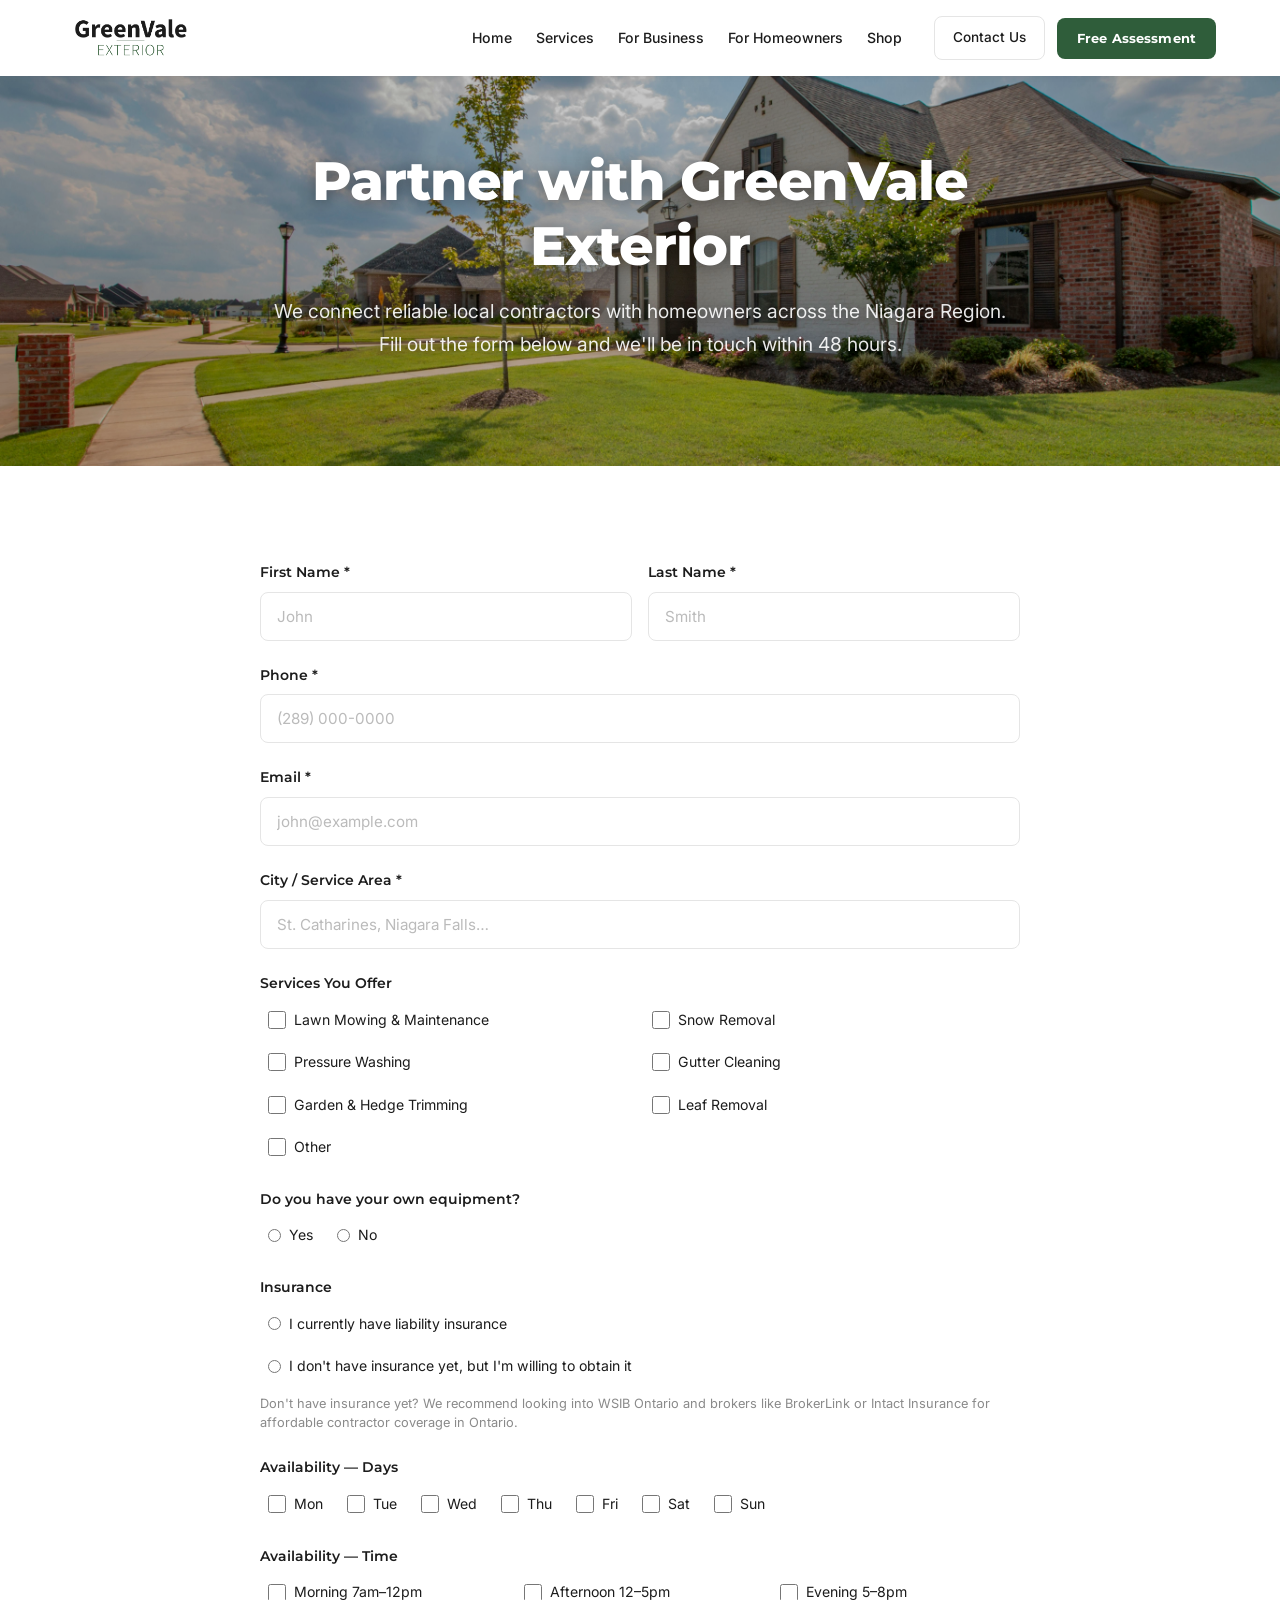
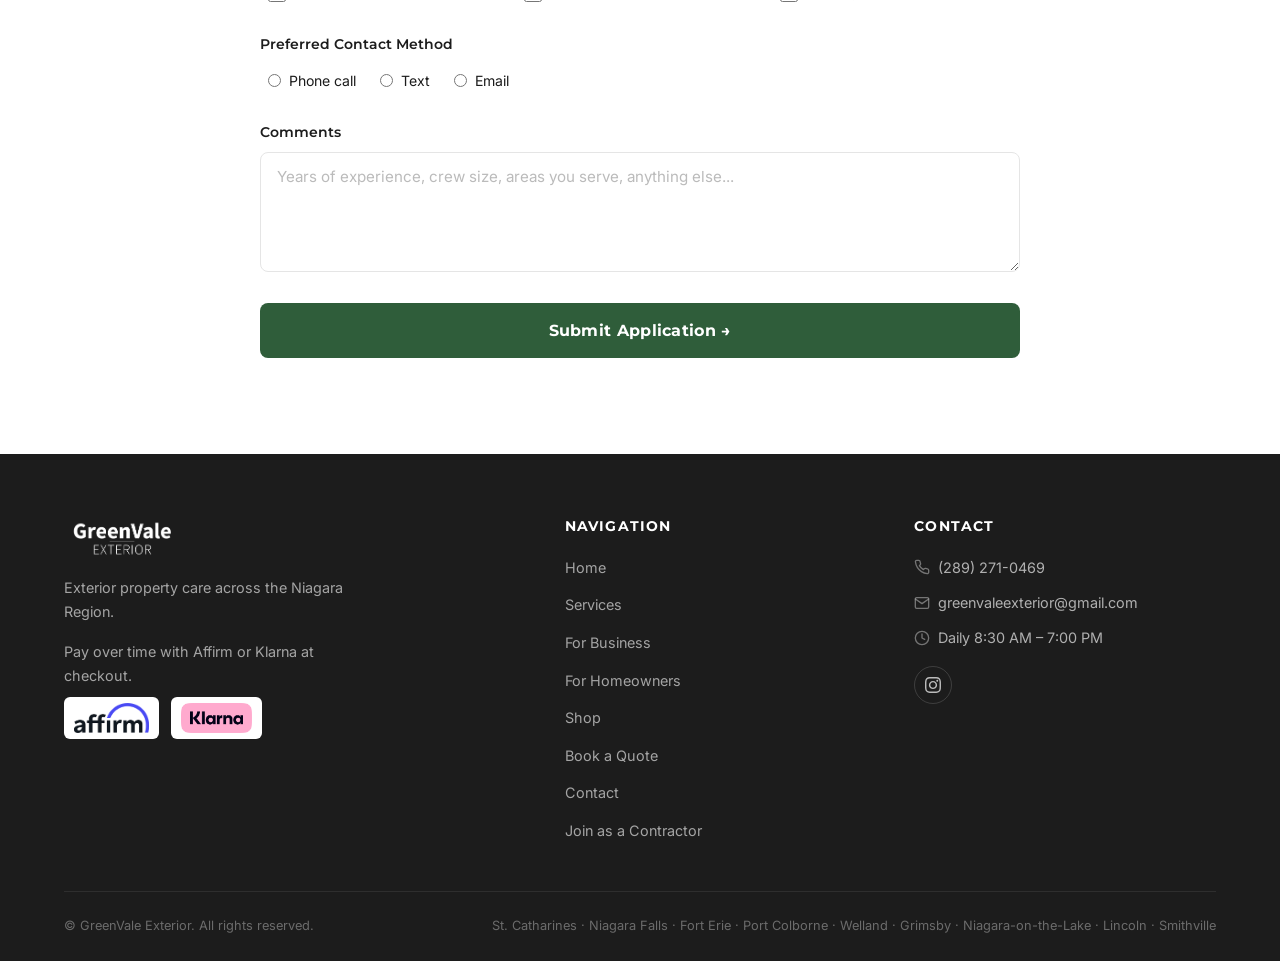
<file: contractors.html>
<!DOCTYPE html>
<html lang="en">
<head>
  <meta charset="UTF-8">
  <meta name="viewport" content="width=device-width, initial-scale=1.0">
  <title>Join as a Contractor — GreenVale Exterior | Niagara Region</title>
  <meta name="description" content="Partner with GreenVale Exterior. We connect reliable local contractors with homeowners across the Niagara Region. Apply and we'll be in touch within 48 hours.">
  <meta property="og:title" content="Partner with GreenVale Exterior">
  <meta property="og:description" content="We connect reliable local contractors with homeowners across the Niagara Region. Apply and we'll be in touch within 48 hours.">
  <meta property="og:url" content="https://www.greenvaleexterior.com/contractors">
  <meta property="og:type" content="website">
  <meta property="og:site_name" content="GreenVale Exterior">
  <meta property="og:locale" content="en_CA">
  <meta property="og:image" content="https://www.greenvaleexterior.com/images/House%20deck.jpg">
  <meta name="twitter:card" content="summary_large_image">
  <meta name="twitter:image" content="https://www.greenvaleexterior.com/images/House%20deck.jpg">
  <meta name="theme-color" content="#2F5D3A">
  <link rel="canonical" href="https://www.greenvaleexterior.com/contractors">
  <link rel="icon" href="/favicon.svg" type="image/svg+xml">
  <link rel="preconnect" href="https://fonts.googleapis.com">
  <link rel="preconnect" href="https://fonts.gstatic.com" crossorigin>
  <link href="https://fonts.googleapis.com/css2?family=Inter:wght@400;500;600&family=Montserrat:wght@600;700;800&display=swap" rel="stylesheet">
  <link rel="stylesheet" href="css/styles.css?v=7">
</head>
<body>

  <!-- ═══ HEADER ═══ -->
  <header class="site-header">
    <div class="container">
      <a href="index.html" class="header-logo" aria-label="GreenVale Exterior — Home">
        <img src="images/Green%20Vale%20log.png" alt="GreenVale Exterior" width="160" height="48">
      </a>
      <button class="nav-toggle" aria-label="Toggle navigation" aria-expanded="false">
        <span></span><span></span><span></span>
      </button>
      <div class="header-right">
        <nav>
          <ul class="main-nav" role="list">
            <li><a href="index.html">Home</a></li>
            <li><a href="services.html">Services</a></li>
            <li><a href="business.html">For Business</a></li>
            <li><a href="homeowners.html">For Homeowners</a></li>
            <li><a href="shop.html">Shop</a></li>
          </ul>
        </nav>
        <div class="header-actions">
          <a href="book-a-quote.html#quoteForm" class="btn-header-contact">Contact Us</a>
          <a href="book-a-quote.html" class="btn-header-cta">Free Assessment</a>
        </div>
      </div>
    </div>
  </header>

  <div class="mobile-menu" id="mobileMenu">
    <a href="index.html">Home</a>
    <a href="services.html">Services</a>
    <a href="business.html">For Business</a>
    <a href="homeowners.html">For Homeowners</a>
    <a href="shop.html">Shop</a>
    <a href="book-a-quote.html#quoteForm">Contact Us</a>
    <a href="book-a-quote.html" class="btn btn-green">Free Assessment</a>
  </div>

  <main>
    <!-- ═══ HERO ═══ -->
    <section class="hero hero-overlay-dark" style="background-image: url('images/House exterior 1.jpg'); min-height: 320px; padding: 72px 24px;">
      <div class="hero-content">
        <h1>Partner with GreenVale Exterior</h1>
        <p>We connect reliable local contractors with homeowners across the Niagara Region. Fill out the form below and we'll be in touch within 48 hours.</p>
      </div>
    </section>

    <!-- ═══ APPLICATION FORM ═══ -->
    <section class="section" style="background: var(--white);">
      <div class="container">
        <div style="max-width: 760px; margin: 0 auto;">

          <!-- Success message (shown after submit) -->
          <div class="form-success" id="contractorSuccess" role="status" aria-live="polite">
            <div class="success-check">
              <svg viewBox="0 0 24 24" width="26" height="26" fill="none" stroke="currentColor" stroke-width="2.4" stroke-linecap="round" stroke-linejoin="round"><polyline points="20 6 9 17 4 12"/></svg>
            </div>
            <h3>Thanks!</h3>
            <p>We've received your application and will reach out within 48 hours.</p>
          </div>

          <!-- Error message -->
          <div class="form-error" id="contractorError" role="alert">
            Something went wrong while submitting. Please try again, or call us at (289) 271-0469.
          </div>

          <form id="contractorForm" action="https://formspree.io/f/mbdbzzok" method="POST">
            <input type="hidden" name="_subject" value="New contractor application — GreenVale Exterior">
            <input type="text" name="_gotcha" tabindex="-1" autocomplete="off" style="position:absolute;left:-9999px;" aria-hidden="true">

            <!-- Personal -->
            <div class="form-row">
              <div class="form-group">
                <label for="firstName">First Name *</label>
                <input type="text" id="firstName" name="first_name" placeholder="John" required>
              </div>
              <div class="form-group">
                <label for="lastName">Last Name *</label>
                <input type="text" id="lastName" name="last_name" placeholder="Smith" required>
              </div>
            </div>

            <div class="form-group">
              <label for="phone">Phone *</label>
              <input type="tel" id="phone" name="phone" placeholder="(289) 000-0000" required>
            </div>

            <div class="form-group">
              <label for="email">Email *</label>
              <input type="email" id="email" name="email" placeholder="john@example.com" required>
            </div>

            <div class="form-group">
              <label for="cityArea">City / Service Area *</label>
              <input type="text" id="cityArea" name="city_service_area" placeholder="St. Catharines, Niagara Falls…" required>
            </div>

            <!-- Services offered -->
            <div class="fieldset-block">
              <span class="field-label">Services You Offer</span>
              <div class="services-checklist">
                <label class="check-item"><input type="checkbox" name="services[]" value="Lawn Mowing & Maintenance"> Lawn Mowing &amp; Maintenance</label>
                <label class="check-item"><input type="checkbox" name="services[]" value="Snow Removal"> Snow Removal</label>
                <label class="check-item"><input type="checkbox" name="services[]" value="Pressure Washing"> Pressure Washing</label>
                <label class="check-item"><input type="checkbox" name="services[]" value="Gutter Cleaning"> Gutter Cleaning</label>
                <label class="check-item"><input type="checkbox" name="services[]" value="Garden & Hedge Trimming"> Garden &amp; Hedge Trimming</label>
                <label class="check-item"><input type="checkbox" name="services[]" value="Leaf Removal"> Leaf Removal</label>
                <label class="check-item"><input type="checkbox" id="svcOther" name="services[]" value="Other"> Other</label>
              </div>
              <div class="other-input" id="svcOtherWrap">
                <input type="text" name="services_other" placeholder="Tell us which other services you offer">
              </div>
            </div>

            <!-- Equipment -->
            <div class="fieldset-block">
              <span class="field-label">Do you have your own equipment?</span>
              <div class="day-grid">
                <label class="check-item"><input type="radio" name="own_equipment" value="Yes" required> Yes</label>
                <label class="check-item"><input type="radio" name="own_equipment" value="No"> No</label>
              </div>
            </div>

            <!-- Insurance -->
            <div class="fieldset-block">
              <span class="field-label">Insurance</span>
              <div class="choice-stack">
                <label class="check-item"><input type="radio" name="insurance" value="Has liability insurance" required> I currently have liability insurance</label>
                <label class="check-item"><input type="radio" name="insurance" value="Willing to obtain insurance"> I don't have insurance yet, but I'm willing to obtain it</label>
              </div>
              <p class="form-note">Don't have insurance yet? We recommend looking into WSIB Ontario and brokers like BrokerLink or Intact Insurance for affordable contractor coverage in Ontario.</p>
            </div>

            <!-- Availability -->
            <div class="fieldset-block">
              <span class="field-label">Availability — Days</span>
              <div class="day-grid">
                <label class="check-item"><input type="checkbox" name="available_days[]" value="Mon"> Mon</label>
                <label class="check-item"><input type="checkbox" name="available_days[]" value="Tue"> Tue</label>
                <label class="check-item"><input type="checkbox" name="available_days[]" value="Wed"> Wed</label>
                <label class="check-item"><input type="checkbox" name="available_days[]" value="Thu"> Thu</label>
                <label class="check-item"><input type="checkbox" name="available_days[]" value="Fri"> Fri</label>
                <label class="check-item"><input type="checkbox" name="available_days[]" value="Sat"> Sat</label>
                <label class="check-item"><input type="checkbox" name="available_days[]" value="Sun"> Sun</label>
              </div>
            </div>

            <div class="fieldset-block">
              <span class="field-label">Availability — Time</span>
              <div class="time-slots">
                <label class="check-item"><input type="checkbox" name="available_times[]" value="Morning 7am-12pm"> Morning 7am–12pm</label>
                <label class="check-item"><input type="checkbox" name="available_times[]" value="Afternoon 12-5pm"> Afternoon 12–5pm</label>
                <label class="check-item"><input type="checkbox" name="available_times[]" value="Evening 5-8pm"> Evening 5–8pm</label>
              </div>
            </div>

            <!-- Preferred contact -->
            <div class="fieldset-block">
              <span class="field-label">Preferred Contact Method</span>
              <div class="day-grid">
                <label class="check-item"><input type="radio" name="preferred_contact" value="Phone call" required> Phone call</label>
                <label class="check-item"><input type="radio" name="preferred_contact" value="Text"> Text</label>
                <label class="check-item"><input type="radio" name="preferred_contact" value="Email"> Email</label>
              </div>
            </div>

            <!-- Comments -->
            <div class="form-group">
              <label for="comments">Comments</label>
              <textarea id="comments" name="comments" placeholder="Years of experience, crew size, areas you serve, anything else..."></textarea>
            </div>

            <button type="submit" class="btn btn-green btn-full btn-lg">Submit Application →</button>
          </form>

        </div>
      </div>
    </section>
  </main>

  <!-- ═══ FOOTER ═══ -->
  <footer class="site-footer">
    <div class="container">
      <div class="footer-grid">
        <div class="footer-brand">
          <img src="images/Green%20Vale%20log.png" alt="GreenVale Exterior" class="footer-logo-img">
          <p>Exterior property care across the Niagara Region.</p>
          <div class="footer-payments">
            <p class="footer-payments-text">Pay over time with Affirm or Klarna at checkout.</p>
            <div class="footer-payments-icons">
              <img src="images/Affirm.png" alt="Affirm" class="footer-payment-icon">
              <img src="images/klarna.png" alt="Klarna" class="footer-payment-icon">
            </div>
          </div>
        </div>
        <div class="footer-nav">
          <h4>Navigation</h4>
          <ul role="list">
            <li><a href="index.html">Home</a></li>
            <li><a href="services.html">Services</a></li>
            <li><a href="business.html">For Business</a></li>
            <li><a href="homeowners.html">For Homeowners</a></li>
            <li><a href="shop.html">Shop</a></li>
            <li><a href="book-a-quote.html">Book a Quote</a></li>
            <li><a href="book-a-quote.html#quoteForm">Contact</a></li>
            <li><a href="contractors.html">Join as a Contractor</a></li>
          </ul>
        </div>
        <div class="footer-contact">
          <h4>Contact</h4>
          <p><svg class="footer-icon" viewBox="0 0 24 24" fill="none" stroke="currentColor" stroke-width="2" stroke-linecap="round" stroke-linejoin="round"><path d="M22 16.92v3a2 2 0 0 1-2.18 2 19.79 19.79 0 0 1-8.63-3.07 19.5 19.5 0 0 1-6-6 19.79 19.79 0 0 1-3.07-8.67A2 2 0 0 1 4.11 2h3a2 2 0 0 1 2 1.72 12.84 12.84 0 0 0 .7 2.81 2 2 0 0 1-.45 2.11L8.09 9.91a16 16 0 0 0 6 6l1.27-1.27a2 2 0 0 1 2.11-.45 12.84 12.84 0 0 0 2.81.7A2 2 0 0 1 22 16.92z"/></svg><a href="tel:+12892710469">(289) 271-0469</a></p>
          <p><svg class="footer-icon" viewBox="0 0 24 24" fill="none" stroke="currentColor" stroke-width="2" stroke-linecap="round" stroke-linejoin="round"><path d="M4 4h16c1.1 0 2 .9 2 2v12c0 1.1-.9 2-2 2H4c-1.1 0-2-.9-2-2V6c0-1.1.9-2 2-2z"/><polyline points="22,6 12,13 2,6"/></svg><a href="mailto:greenvaleexterior@gmail.com">greenvaleexterior@gmail.com</a></p>
          <p><svg class="footer-icon" viewBox="0 0 24 24" fill="none" stroke="currentColor" stroke-width="2" stroke-linecap="round" stroke-linejoin="round"><circle cx="12" cy="12" r="10"/><polyline points="12 6 12 12 16 14"/></svg>Daily 8:30 AM – 7:00 PM</p>
          <div class="footer-social">
            <a href="https://instagram.com/greenvale_niagara" target="_blank" rel="noopener" aria-label="Instagram @greenvale_niagara">
              <svg viewBox="0 0 24 24" xmlns="http://www.w3.org/2000/svg"><path d="M12 2.163c3.204 0 3.584.012 4.85.07 3.252.148 4.771 1.691 4.919 4.919.058 1.265.069 1.645.069 4.849 0 3.205-.012 3.584-.069 4.849-.149 3.225-1.664 4.771-4.919 4.919-1.266.058-1.644.07-4.85.07-3.204 0-3.584-.012-4.849-.07-3.26-.149-4.771-1.699-4.919-4.92-.058-1.265-.07-1.644-.07-4.849 0-3.204.013-3.583.07-4.849.149-3.227 1.664-4.771 4.919-4.919 1.266-.057 1.645-.069 4.849-.069zm0-2.163c-3.259 0-3.667.014-4.947.072-4.358.2-6.78 2.618-6.98 6.98-.059 1.281-.073 1.689-.073 4.948 0 3.259.014 3.668.072 4.948.2 4.358 2.618 6.78 6.98 6.98 1.281.058 1.689.072 4.948.072 3.259 0 3.668-.014 4.948-.072 4.354-.2 6.782-2.618 6.979-6.98.059-1.28.073-1.689.073-4.948 0-3.259-.014-3.667-.072-4.947-.196-4.354-2.617-6.78-6.979-6.98-1.281-.059-1.69-.073-4.949-.073zm0 5.838c-3.403 0-6.162 2.759-6.162 6.162s2.759 6.163 6.162 6.163 6.162-2.759 6.162-6.163c0-3.403-2.759-6.162-6.162-6.162zm0 10.162c-2.209 0-4-1.79-4-4 0-2.209 1.791-4 4-4s4 1.791 4 4c0 2.21-1.791 4-4 4zm6.406-11.845c-.796 0-1.441.645-1.441 1.44s.645 1.44 1.441 1.44c.795 0 1.439-.645 1.439-1.44s-.644-1.44-1.439-1.44z"/></svg>
            </a>
          </div>
        </div>
      </div>
      <div class="footer-bottom">
        <p>&copy; GreenVale Exterior. All rights reserved.</p>
        <p>St. Catharines · Niagara Falls · Fort Erie · Port Colborne · Welland · Grimsby · Niagara-on-the-Lake · Lincoln · Smithville</p>
      </div>
    </div>
  </footer>

  <script src="js/main.js"></script>
</body>
</html>
</file>
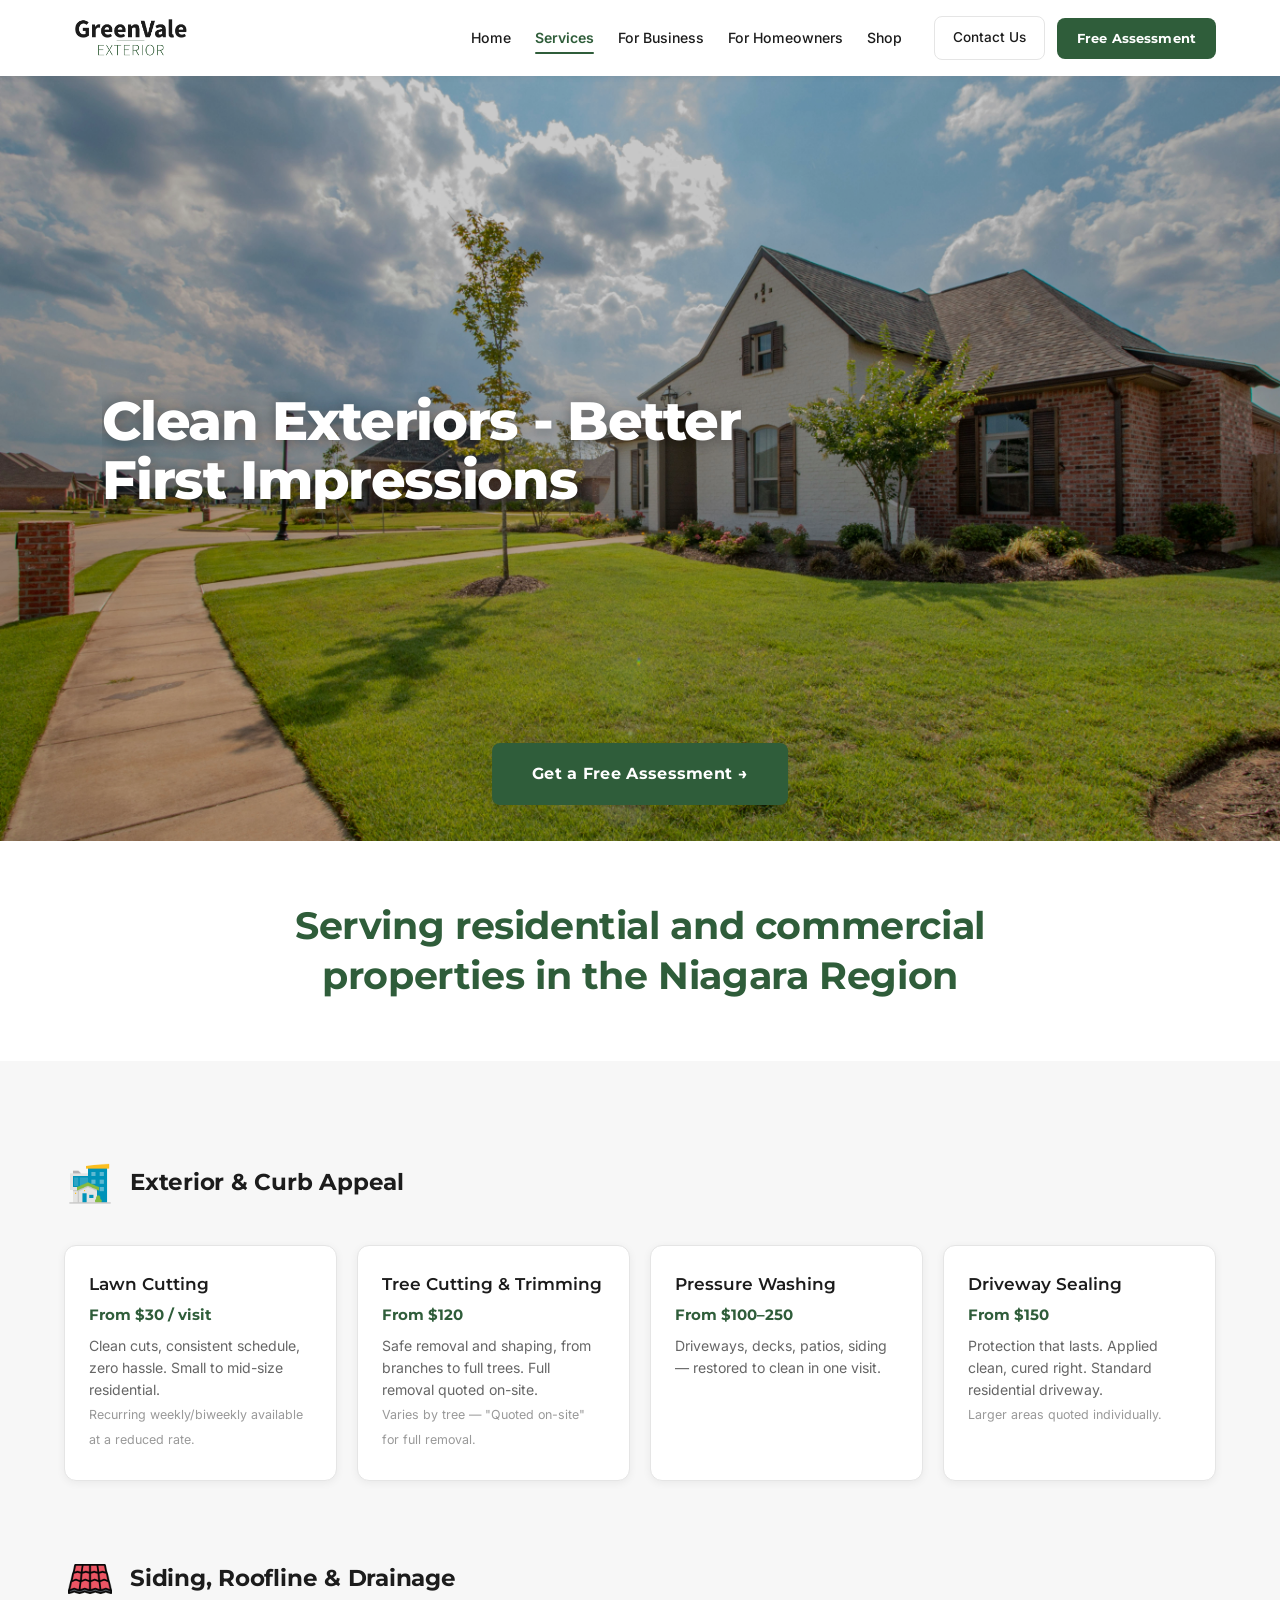
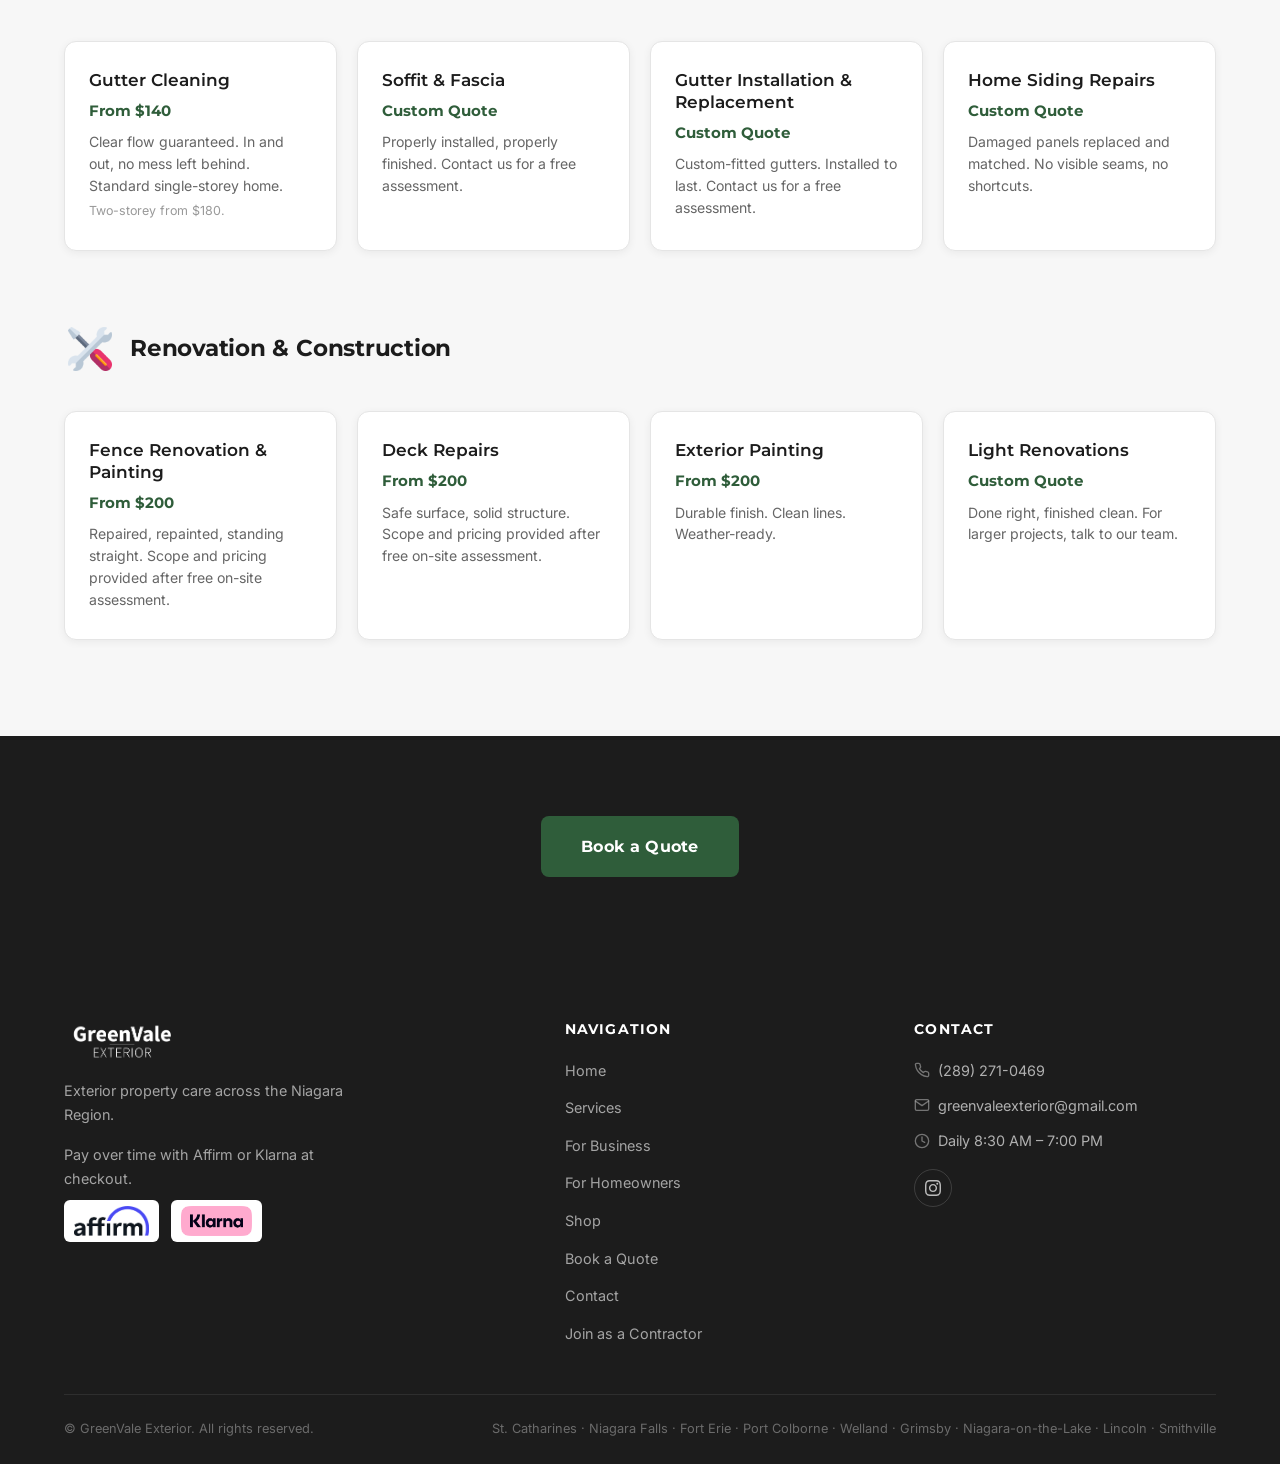
<file: services.html>
<!DOCTYPE html>
<html lang="en">
<head>
  <meta charset="UTF-8">
  <meta name="viewport" content="width=device-width, initial-scale=1.0">
  <title>Services — GreenVale Exterior | Niagara Region</title>
  <meta name="description" content="Professional exterior maintenance services in the Niagara Region and Hamilton. Lawn care, pressure washing, siding, gutters, fencing, decks, painting, and more. From $30.">
  <meta property="og:title" content="Services — GreenVale Exterior">
  <meta property="og:description" content="Professional exterior maintenance. Lawn care, pressure washing, gutters, decks, painting. Serving Niagara Region & Hamilton.">
  <meta property="og:url" content="https://www.greenvaleexterior.com/services">
  <meta property="og:type" content="website">
  <meta property="og:site_name" content="GreenVale Exterior">
  <meta property="og:locale" content="en_CA">
  <meta property="og:image" content="https://www.greenvaleexterior.com/images/House%20deck.jpg">
  <meta name="twitter:card" content="summary_large_image">
  <meta name="twitter:image" content="https://www.greenvaleexterior.com/images/House%20deck.jpg">
  <meta name="theme-color" content="#2F5D3A">
  <link rel="canonical" href="https://www.greenvaleexterior.com/services">
  <link rel="icon" href="/favicon.svg" type="image/svg+xml">
  <link rel="preconnect" href="https://fonts.googleapis.com">
  <link rel="preconnect" href="https://fonts.gstatic.com" crossorigin>
  <link href="https://fonts.googleapis.com/css2?family=Inter:wght@400;500;600&family=Montserrat:wght@600;700;800&display=swap" rel="stylesheet">
  <link rel="stylesheet" href="css/styles.css?v=7">
</head>
<body>

  <!-- ═══ HEADER ═══ -->
  <header class="site-header">
    <div class="container">
      <a href="index.html" class="header-logo" aria-label="GreenVale Exterior — Home">
        <img src="images/Green%20Vale%20log.png" alt="GreenVale Exterior" width="160" height="48">
      </a>
      <button class="nav-toggle" aria-label="Toggle navigation" aria-expanded="false">
        <span></span><span></span><span></span>
      </button>
      <div class="header-right">
        <nav>
          <ul class="main-nav" role="list">
            <li><a href="index.html">Home</a></li>
            <li><a href="services.html" class="active" aria-current="page">Services</a></li>
            <li><a href="business.html">For Business</a></li>
            <li><a href="homeowners.html">For Homeowners</a></li>
            <li><a href="shop.html">Shop</a></li>
          </ul>
        </nav>
        <div class="header-actions">
          <a href="book-a-quote.html#quoteForm" class="btn-header-contact">Contact Us</a>
          <a href="book-a-quote.html" class="btn-header-cta">Free Assessment</a>
        </div>
      </div>
    </div>
  </header>

  <!-- Mobile menu -->
  <div class="mobile-menu" id="mobileMenu">
    <a href="index.html">Home</a>
    <a href="services.html">Services</a>
    <a href="business.html">For Business</a>
    <a href="homeowners.html">For Homeowners</a>
    <a href="shop.html">Shop</a>
    <a href="book-a-quote.html#quoteForm">Contact Us</a>
    <a href="book-a-quote.html" class="btn btn-green">Free Assessment</a>
  </div>

  <main>
    <!-- ═══ HERO ═══ -->
    <section class="hero hero-overlay-dark hero-left" style="background-image: url('images/House exterior 1.jpg');">
      <div class="hero-content">
        <h1>
          <span class="hero-line"><span class="hero-line-inner">Clean Exteriors - Better First Impressions</span></span>
        </h1>
      </div>
      <a href="book-a-quote.html" class="btn btn-green btn-lg hero-cta-corner">Get a Free Assessment →</a>
    </section>

    <!-- ═══ TAGLINE ═══ -->
    <section class="tagline-strip">
      <div class="container">
        <p class="tagline-text">Serving residential and commercial properties in the Niagara Region</p>
      </div>
    </section>

    <!-- ═══ SERVICES ═══ -->
    <section class="services-wrapper">
      <div class="container">

        <!-- GROUP 1: Exterior & Curb Appeal -->
        <div class="service-group">
          <div class="group-heading">
            <div class="group-icon">
              <img src="images/town.png" alt="Exterior &amp; Curb Appeal" class="group-icon-img">
            </div>
            <h2>Exterior & Curb Appeal</h2>
          </div>
          <div class="services-grid">
            <div class="service-card fade-in">
              <h3>Lawn Cutting</h3>
              <span class="price">From $30 / visit</span>
              <p>Clean cuts, consistent schedule, zero hassle. Small to mid-size residential.</p>
              <span class="price-note">Recurring weekly/biweekly available at a reduced rate.</span>
              <a href="book-a-quote.html?service=Lawn+Cutting" class="service-card-overlay">Click to book this service</a>
            </div>
            <div class="service-card fade-in">
              <h3>Tree Cutting & Trimming</h3>
              <span class="price">From $120</span>
              <p>Safe removal and shaping, from branches to full trees. Full removal quoted on-site.</p>
              <span class="price-note">Varies by tree — "Quoted on-site" for full removal.</span>
              <a href="book-a-quote.html?service=Tree+Cutting" class="service-card-overlay">Click to book this service</a>
            </div>
            <div class="service-card fade-in">
              <h3>Pressure Washing</h3>
              <span class="price">From $100–250</span>
              <p>Driveways, decks, patios, siding — restored to clean in one visit.</p>
              <a href="book-a-quote.html?service=Pressure+Washing" class="service-card-overlay">Click to book this service</a>
            </div>
            <div class="service-card fade-in">
              <h3>Driveway Sealing</h3>
              <span class="price">From $150</span>
              <p>Protection that lasts. Applied clean, cured right. Standard residential driveway.</p>
              <span class="price-note">Larger areas quoted individually.</span>
              <a href="book-a-quote.html?service=Driveway+Sealing" class="service-card-overlay">Click to book this service</a>
            </div>
          </div>
        </div>

        <!-- GROUP 2: Siding, Roofline & Drainage -->
        <div class="service-group">
          <div class="group-heading">
            <div class="group-icon">
              <img src="images/tool.png" alt="Siding, Roofline &amp; Drainage" class="group-icon-img">
            </div>
            <h2>Siding, Roofline & Drainage</h2>
          </div>
          <div class="services-grid">
            <div class="service-card fade-in">
              <h3>Gutter Cleaning</h3>
              <span class="price">From $140</span>
              <p>Clear flow guaranteed. In and out, no mess left behind. Standard single-storey home.</p>
              <span class="price-note">Two-storey from $180.</span>
              <a href="book-a-quote.html?service=Gutter+Cleaning" class="service-card-overlay">Click to book this service</a>
            </div>
            <div class="service-card fade-in">
              <h3>Soffit & Fascia</h3>
              <span class="price">Custom Quote</span>
              <p>Properly installed, properly finished. Contact us for a free assessment.</p>
              <a href="book-a-quote.html?service=Soffit+Fascia" class="service-card-overlay">Click to book this service</a>
            </div>
            <div class="service-card fade-in">
              <h3>Gutter Installation & Replacement</h3>
              <span class="price">Custom Quote</span>
              <p>Custom-fitted gutters. Installed to last. Contact us for a free assessment.</p>
              <a href="book-a-quote.html?service=Gutter+Installation" class="service-card-overlay">Click to book this service</a>
            </div>
            <div class="service-card fade-in">
              <h3>Home Siding Repairs</h3>
              <span class="price">Custom Quote</span>
              <p>Damaged panels replaced and matched. No visible seams, no shortcuts.</p>
              <a href="book-a-quote.html?service=Siding+Repairs" class="service-card-overlay">Click to book this service</a>
            </div>
          </div>
        </div>

        <!-- GROUP 3: Renovation & Construction -->
        <div class="service-group">
          <div class="group-heading">
            <div class="group-icon">
              <img src="images/repair.png" alt="Renovation &amp; Construction" class="group-icon-img">
            </div>
            <h2>Renovation & Construction</h2>
          </div>
          <div class="services-grid">
            <div class="service-card fade-in">
              <h3>Fence Renovation & Painting</h3>
              <span class="price">From $200</span>
              <p>Repaired, repainted, standing straight. Scope and pricing provided after free on-site assessment.</p>
              <a href="book-a-quote.html?service=Fence+Renovation" class="service-card-overlay">Click to book this service</a>
            </div>
            <div class="service-card fade-in">
              <h3>Deck Repairs</h3>
              <span class="price">From $200</span>
              <p>Safe surface, solid structure. Scope and pricing provided after free on-site assessment.</p>
              <a href="book-a-quote.html?service=Deck+Repairs" class="service-card-overlay">Click to book this service</a>
            </div>
            <div class="service-card fade-in">
              <h3>Exterior Painting</h3>
              <span class="price">From $200</span>
              <p>Durable finish. Clean lines. Weather-ready.</p>
              <a href="book-a-quote.html?service=Exterior+Painting" class="service-card-overlay">Click to book this service</a>
            </div>
            <div class="service-card fade-in">
              <h3>Light Renovations</h3>
              <span class="price">Custom Quote</span>
              <p>Done right, finished clean. For larger projects, talk to our team.</p>
              <a href="book-a-quote.html?service=Light+Renovations" class="service-card-overlay">Click to book this service</a>
            </div>
          </div>
        </div>

      </div>
    </section>

    <!-- ═══ CTA ═══ -->
    <section class="cta-section">
      <div class="container">
        <a href="book-a-quote.html" class="btn btn-green btn-lg">Book a Quote</a>
      </div>
    </section>
  </main>

  <!-- ═══ FOOTER ═══ -->
  <footer class="site-footer">
    <div class="container">
      <div class="footer-grid">
        <div class="footer-brand">
          <img src="images/Green%20Vale%20log.png" alt="GreenVale Exterior" class="footer-logo-img">
          <p>Exterior property care across the Niagara Region.</p>
          <div class="footer-payments">
            <p class="footer-payments-text">Pay over time with Affirm or Klarna at checkout.</p>
            <div class="footer-payments-icons">
              <img src="images/Affirm.png" alt="Affirm" class="footer-payment-icon">
              <img src="images/klarna.png" alt="Klarna" class="footer-payment-icon">
            </div>
          </div>
        </div>
        <div class="footer-nav">
          <h4>Navigation</h4>
          <ul role="list">
            <li><a href="index.html">Home</a></li>
            <li><a href="services.html">Services</a></li>
            <li><a href="business.html">For Business</a></li>
            <li><a href="homeowners.html">For Homeowners</a></li>
            <li><a href="shop.html">Shop</a></li>
            <li><a href="book-a-quote.html">Book a Quote</a></li>
            <li><a href="book-a-quote.html#quoteForm">Contact</a></li>
            <li><a href="contractors.html">Join as a Contractor</a></li>
          </ul>
        </div>
        <div class="footer-contact">
          <h4>Contact</h4>
          <p><svg class="footer-icon" viewBox="0 0 24 24" fill="none" stroke="currentColor" stroke-width="2" stroke-linecap="round" stroke-linejoin="round"><path d="M22 16.92v3a2 2 0 0 1-2.18 2 19.79 19.79 0 0 1-8.63-3.07 19.5 19.5 0 0 1-6-6 19.79 19.79 0 0 1-3.07-8.67A2 2 0 0 1 4.11 2h3a2 2 0 0 1 2 1.72 12.84 12.84 0 0 0 .7 2.81 2 2 0 0 1-.45 2.11L8.09 9.91a16 16 0 0 0 6 6l1.27-1.27a2 2 0 0 1 2.11-.45 12.84 12.84 0 0 0 2.81.7A2 2 0 0 1 22 16.92z"/></svg><a href="tel:+12892710469">(289) 271-0469</a></p>
          <p><svg class="footer-icon" viewBox="0 0 24 24" fill="none" stroke="currentColor" stroke-width="2" stroke-linecap="round" stroke-linejoin="round"><path d="M4 4h16c1.1 0 2 .9 2 2v12c0 1.1-.9 2-2 2H4c-1.1 0-2-.9-2-2V6c0-1.1.9-2 2-2z"/><polyline points="22,6 12,13 2,6"/></svg><a href="mailto:greenvaleexterior@gmail.com">greenvaleexterior@gmail.com</a></p>
          <p><svg class="footer-icon" viewBox="0 0 24 24" fill="none" stroke="currentColor" stroke-width="2" stroke-linecap="round" stroke-linejoin="round"><circle cx="12" cy="12" r="10"/><polyline points="12 6 12 12 16 14"/></svg>Daily 8:30 AM – 7:00 PM</p>
          <div class="footer-social">
            <a href="https://instagram.com/greenvale_niagara" target="_blank" rel="noopener" aria-label="Instagram @greenvale_niagara">
              <svg viewBox="0 0 24 24" xmlns="http://www.w3.org/2000/svg"><path d="M12 2.163c3.204 0 3.584.012 4.85.07 3.252.148 4.771 1.691 4.919 4.919.058 1.265.069 1.645.069 4.849 0 3.205-.012 3.584-.069 4.849-.149 3.225-1.664 4.771-4.919 4.919-1.266.058-1.644.07-4.85.07-3.204 0-3.584-.012-4.849-.07-3.26-.149-4.771-1.699-4.919-4.92-.058-1.265-.07-1.644-.07-4.849 0-3.204.013-3.583.07-4.849.149-3.227 1.664-4.771 4.919-4.919 1.266-.057 1.645-.069 4.849-.069zm0-2.163c-3.259 0-3.667.014-4.947.072-4.358.2-6.78 2.618-6.98 6.98-.059 1.281-.073 1.689-.073 4.948 0 3.259.014 3.668.072 4.948.2 4.358 2.618 6.78 6.98 6.98 1.281.058 1.689.072 4.948.072 3.259 0 3.668-.014 4.948-.072 4.354-.2 6.782-2.618 6.979-6.98.059-1.28.073-1.689.073-4.948 0-3.259-.014-3.667-.072-4.947-.196-4.354-2.617-6.78-6.979-6.98-1.281-.059-1.69-.073-4.949-.073zm0 5.838c-3.403 0-6.162 2.759-6.162 6.162s2.759 6.163 6.162 6.163 6.162-2.759 6.162-6.163c0-3.403-2.759-6.162-6.162-6.162zm0 10.162c-2.209 0-4-1.79-4-4 0-2.209 1.791-4 4-4s4 1.791 4 4c0 2.21-1.791 4-4 4zm6.406-11.845c-.796 0-1.441.645-1.441 1.44s.645 1.44 1.441 1.44c.795 0 1.439-.645 1.439-1.44s-.644-1.44-1.439-1.44z"/></svg>
            </a>
          </div>
        </div>
      </div>
      <div class="footer-bottom">
        <p>&copy; GreenVale Exterior. All rights reserved.</p>
        <p>St. Catharines · Niagara Falls · Fort Erie · Port Colborne · Welland · Grimsby · Niagara-on-the-Lake · Lincoln · Smithville</p>
      </div>
    </div>
  </footer>

  <script src="js/main.js"></script>
</body>
</html>
</file>
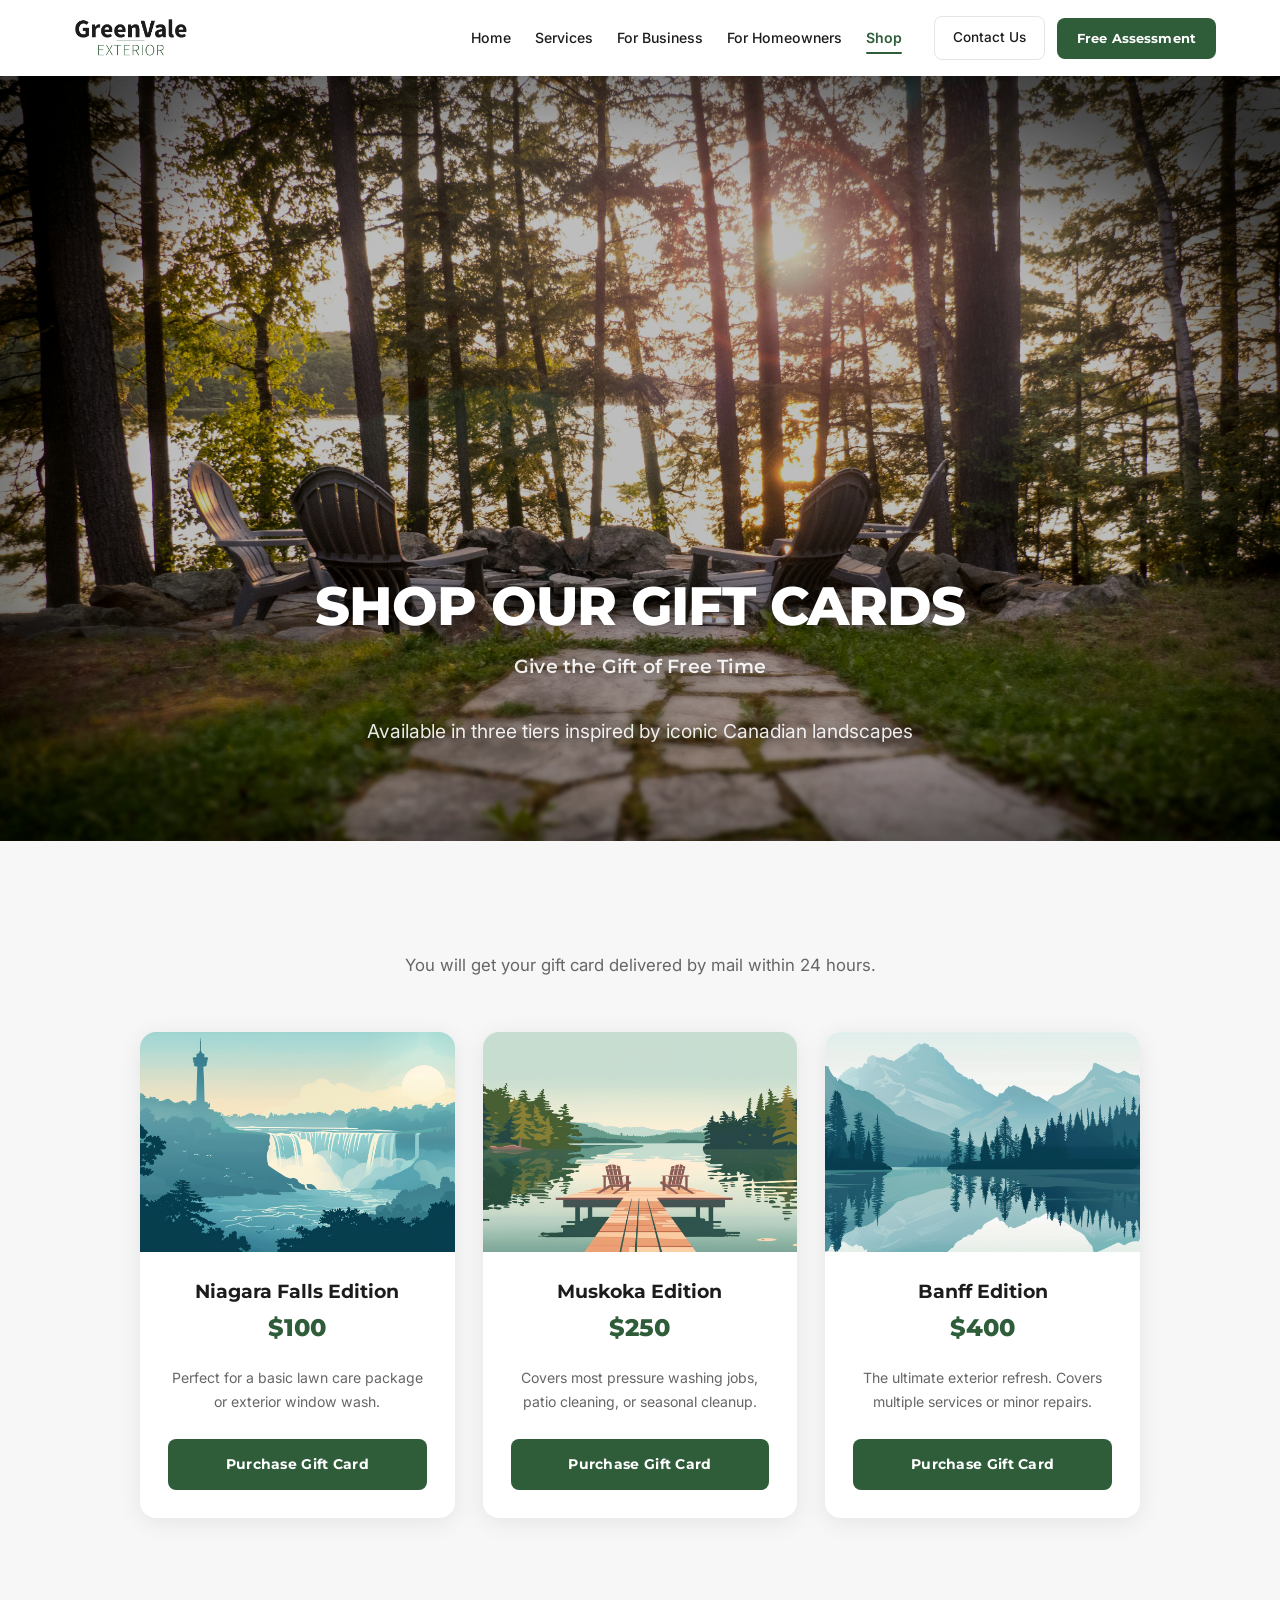
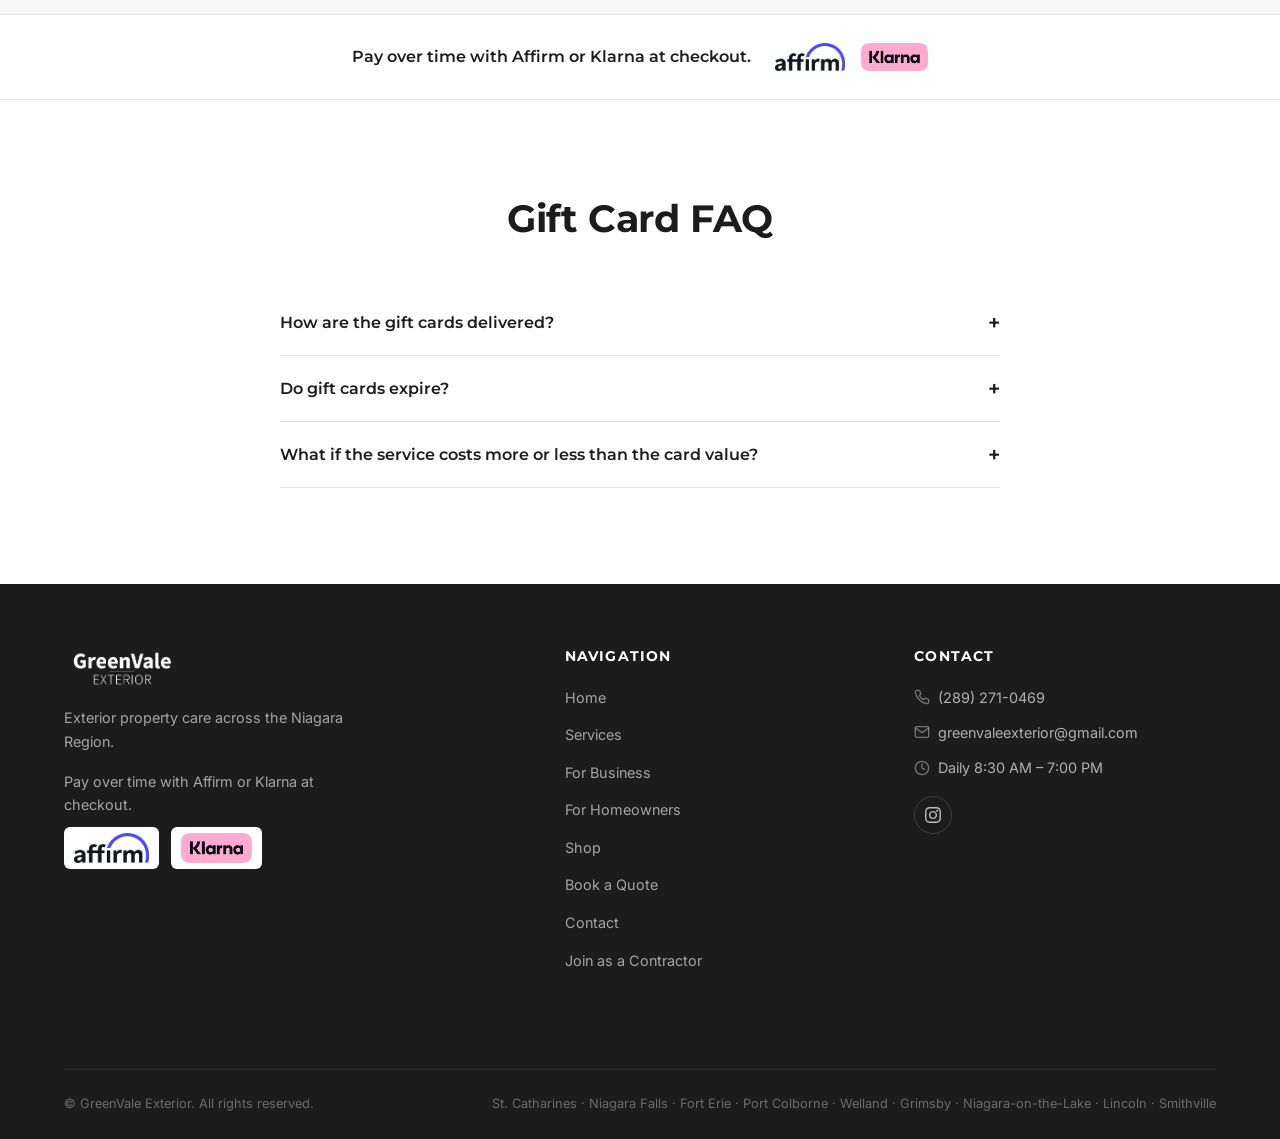
<file: shop.html>
<!DOCTYPE html>
<html lang="en">
<head>
  <meta charset="UTF-8">
  <meta name="viewport" content="width=device-width, initial-scale=1.0">
  <title>Gift Cards — GreenVale Exterior | Niagara Region</title>
  <meta name="description" content="Give the gift of a clean, well-maintained home. GreenVale Exterior gift cards available in $100, $250, and $500 denominations.">
  <meta property="og:title" content="Gift Cards — GreenVale Exterior">
  <meta property="og:description" content="Give the gift of a clean, well-maintained home.">
  <meta property="og:url" content="https://www.greenvaleexterior.com/shop">
  <meta property="og:type" content="website">
  <meta property="og:site_name" content="GreenVale Exterior">
  <meta property="og:locale" content="en_CA">
  <meta property="og:image" content="https://www.greenvaleexterior.com/images/House%20deck.jpg">
  <meta name="twitter:card" content="summary_large_image">
  <meta name="twitter:image" content="https://www.greenvaleexterior.com/images/House%20deck.jpg">
  <meta name="theme-color" content="#2F5D3A">
  <link rel="canonical" href="https://www.greenvaleexterior.com/shop">
  <link rel="icon" href="/favicon.svg" type="image/svg+xml">
  <link rel="preconnect" href="https://fonts.googleapis.com">
  <link rel="preconnect" href="https://fonts.gstatic.com" crossorigin>
  <link href="https://fonts.googleapis.com/css2?family=Inter:wght@400;500;600&family=Montserrat:wght@600;700;800&display=swap" rel="stylesheet">
  <link rel="stylesheet" href="css/styles.css?v=7">
</head>
<body>

  <!-- ═══ HEADER ═══ -->
  <header class="site-header">
    <div class="container">
      <a href="index.html" class="header-logo" aria-label="GreenVale Exterior — Home">
        <img src="images/Green%20Vale%20log.png" alt="GreenVale Exterior" width="160" height="48">
      </a>
      <button class="nav-toggle" aria-label="Toggle navigation" aria-expanded="false">
        <span></span><span></span><span></span>
      </button>
      <div class="header-right">
        <nav>
          <ul class="main-nav" role="list">
            <li><a href="index.html">Home</a></li>
            <li><a href="services.html">Services</a></li>
            <li><a href="business.html">For Business</a></li>
            <li><a href="homeowners.html">For Homeowners</a></li>
            <li><a href="shop.html" class="active" aria-current="page">Shop</a></li>
          </ul>
        </nav>
        <div class="header-actions">
          <a href="book-a-quote.html#quoteForm" class="btn-header-contact">Contact Us</a>
          <a href="book-a-quote.html" class="btn-header-cta">Free Assessment</a>
        </div>
      </div>
    </div>
  </header>

  <div class="mobile-menu" id="mobileMenu">
    <a href="index.html">Home</a>
    <a href="services.html">Services</a>
    <a href="business.html">For Business</a>
    <a href="homeowners.html">For Homeowners</a>
    <a href="shop.html">Shop</a>
    <a href="book-a-quote.html#quoteForm">Contact Us</a>
    <a href="book-a-quote.html" class="btn btn-green">Free Assessment</a>
  </div>

  <main>
    <!-- ═══ HERO ═══ -->
    <section class="hero hero-overlay-dark-26 hero-bottom-stack" style="background-image: url('images/Muskoka.jpg');">
      <div class="hero-content">
        <h1>SHOP OUR GIFT CARDS</h1>
        <p class="hero-tagline-mid">Give the Gift of Free Time</p>
        <p>Available in three tiers inspired by iconic Canadian landscapes</p>
      </div>
    </section>

    <!-- ═══ GIFT CARDS ═══ -->
    <section class="section" style="background: var(--gray-light);">
      <div class="container">
        <div class="text-center" style="margin-bottom: 52px;">
          <p class="subline subline-c">You will get your gift card delivered by mail within 24 hours.</p>
        </div>
        
        <div class="gift-grid" style="max-width: 1000px; margin: 0 auto;">
          <div class="gift-card fade-in">
            <img src="images/niagara-falls.png" alt="Niagara Falls Edition Gift Card" class="gift-img">
            <div class="gift-body">
              <h3>Niagara Falls Edition</h3>
              <span class="gift-price">$100</span>
              <p style="font-size: 0.88rem; margin-bottom: 24px; color: var(--text-sec);">Perfect for a basic lawn care package or exterior window wash.</p>
              <a href="https://buy.stripe.com/test_28E00i8jG6vX6vf7ux3ZK00" target="_blank" rel="noopener" class="btn btn-green">Purchase Gift Card</a>
            </div>
          </div>

          <div class="gift-card fade-in">
            <img src="images/muskoka.png" alt="Muskoka Edition Gift Card" class="gift-img">
            <div class="gift-body">
              <h3>Muskoka Edition</h3>
              <span class="gift-price">$250</span>
              <p style="font-size: 0.88rem; margin-bottom: 24px; color: var(--text-sec);">Covers most pressure washing jobs, patio cleaning, or seasonal cleanup.</p>
              <a href="https://buy.stripe.com/test_28E6oGgQc8E5cTD6qt3ZK02" target="_blank" rel="noopener" class="btn btn-green">Purchase Gift Card</a>
            </div>
          </div>

          <div class="gift-card fade-in">
            <img src="images/banff.png" alt="Banff Edition Gift Card" class="gift-img">
            <div class="gift-body">
              <h3>Banff Edition</h3>
              <span class="gift-price">$400</span>
              <p style="font-size: 0.88rem; margin-bottom: 24px; color: var(--text-sec);">The ultimate exterior refresh. Covers multiple services or minor repairs.</p>
              <a href="https://buy.stripe.com/test_fZueVc6byaMd9Hr0253ZK01" target="_blank" rel="noopener" class="btn btn-green">Purchase Gift Card</a>
            </div>
          </div>
        </div>

      </div>
    </section>

    <!-- ═══ PAY OVER TIME ═══ -->
    <section class="payment-options-strip">
      <div class="container">
        <p class="payment-strip-text">Pay over time with Affirm or Klarna at checkout.</p>
        <div class="payment-strip-icons">
          <img src="images/Affirm.png" alt="Affirm" class="payment-icon">
          <img src="images/klarna.png" alt="Klarna" class="payment-icon">
        </div>
      </div>
    </section>

    <!-- ═══ FAQ ═══ -->
    <section class="section" style="background: var(--white);">
      <div class="container">
        <div class="text-center" style="margin-bottom: 48px;">
          <h2>Gift Card FAQ</h2>
        </div>
        
        <div class="faq-list">
          <div class="faq-item">
            <button class="faq-question">
              How are the gift cards delivered?
              <span class="faq-icon">+</span>
            </button>
            <div class="faq-answer">
              <p>We deliver physical gift cards directly to your specified address. Standard delivery is free within 24 hours. For urgent needs, we offer an expedited 4-hour delivery within the Niagara Region for a $25 fee.</p>
            </div>
          </div>
          <div class="faq-item">
            <button class="faq-question">
              Do gift cards expire?
              <span class="faq-icon">+</span>
            </button>
            <div class="faq-answer">
              <p>No, GreenVale Exterior gift cards never expire. They can be used for any service, at any time.</p>
            </div>
          </div>
          <div class="faq-item">
            <button class="faq-question">
              What if the service costs more or less than the card value?
              <span class="faq-icon">+</span>
            </button>
            <div class="faq-answer">
              <p>If the service costs less, the remaining balance stays on the card. If it costs more, the recipient simply pays the difference via invoice.</p>
            </div>
          </div>
        </div>
      </div>
    </section>

  </main>

  <!-- ═══ FOOTER ═══ -->
  <footer class="site-footer">
    <div class="container">
      <div class="footer-grid">
        <div class="footer-brand">
          <img src="images/Green%20Vale%20log.png" alt="GreenVale Exterior" class="footer-logo-img">
          <p>Exterior property care across the Niagara Region.</p>
          <div class="footer-payments">
            <p class="footer-payments-text">Pay over time with Affirm or Klarna at checkout.</p>
            <div class="footer-payments-icons">
              <img src="images/Affirm.png" alt="Affirm" class="footer-payment-icon">
              <img src="images/klarna.png" alt="Klarna" class="footer-payment-icon">
            </div>
          </div>
        </div>
        <div class="footer-nav">
          <h4>Navigation</h4>
          <ul role="list">
            <li><a href="index.html">Home</a></li>
            <li><a href="services.html">Services</a></li>
            <li><a href="business.html">For Business</a></li>
            <li><a href="homeowners.html">For Homeowners</a></li>
            <li><a href="shop.html">Shop</a></li>
            <li><a href="book-a-quote.html">Book a Quote</a></li>
            <li><a href="book-a-quote.html#quoteForm">Contact</a></li>
            <li><a href="contractors.html">Join as a Contractor</a></li>
          </ul>
        </div>
        <div class="footer-contact">
          <h4>Contact</h4>
          <p><svg class="footer-icon" viewBox="0 0 24 24" fill="none" stroke="currentColor" stroke-width="2" stroke-linecap="round" stroke-linejoin="round"><path d="M22 16.92v3a2 2 0 0 1-2.18 2 19.79 19.79 0 0 1-8.63-3.07 19.5 19.5 0 0 1-6-6 19.79 19.79 0 0 1-3.07-8.67A2 2 0 0 1 4.11 2h3a2 2 0 0 1 2 1.72 12.84 12.84 0 0 0 .7 2.81 2 2 0 0 1-.45 2.11L8.09 9.91a16 16 0 0 0 6 6l1.27-1.27a2 2 0 0 1 2.11-.45 12.84 12.84 0 0 0 2.81.7A2 2 0 0 1 22 16.92z"/></svg><a href="tel:+12892710469">(289) 271-0469</a></p>
          <p><svg class="footer-icon" viewBox="0 0 24 24" fill="none" stroke="currentColor" stroke-width="2" stroke-linecap="round" stroke-linejoin="round"><path d="M4 4h16c1.1 0 2 .9 2 2v12c0 1.1-.9 2-2 2H4c-1.1 0-2-.9-2-2V6c0-1.1.9-2 2-2z"/><polyline points="22,6 12,13 2,6"/></svg><a href="mailto:greenvaleexterior@gmail.com">greenvaleexterior@gmail.com</a></p>
          <p><svg class="footer-icon" viewBox="0 0 24 24" fill="none" stroke="currentColor" stroke-width="2" stroke-linecap="round" stroke-linejoin="round"><circle cx="12" cy="12" r="10"/><polyline points="12 6 12 12 16 14"/></svg>Daily 8:30 AM – 7:00 PM</p>
          <div class="footer-social">
            <a href="https://instagram.com/greenvale_niagara" target="_blank" rel="noopener" aria-label="Instagram @greenvale_niagara">
              <svg viewBox="0 0 24 24" xmlns="http://www.w3.org/2000/svg"><path d="M12 2.163c3.204 0 3.584.012 4.85.07 3.252.148 4.771 1.691 4.919 4.919.058 1.265.069 1.645.069 4.849 0 3.205-.012 3.584-.069 4.849-.149 3.225-1.664 4.771-4.919 4.919-1.266.058-1.644.07-4.85.07-3.204 0-3.584-.012-4.849-.07-3.26-.149-4.771-1.699-4.919-4.92-.058-1.265-.07-1.644-.07-4.849 0-3.204.013-3.583.07-4.849.149-3.227 1.664-4.771 4.919-4.919 1.266-.057 1.645-.069 4.849-.069zm0-2.163c-3.259 0-3.667.014-4.947.072-4.358.2-6.78 2.618-6.98 6.98-.059 1.281-.073 1.689-.073 4.948 0 3.259.014 3.668.072 4.948.2 4.358 2.618 6.78 6.98 6.98 1.281.058 1.689.072 4.948.072 3.259 0 3.668-.014 4.948-.072 4.354-.2 6.782-2.618 6.979-6.98.059-1.28.073-1.689.073-4.948 0-3.259-.014-3.667-.072-4.947-.196-4.354-2.617-6.78-6.979-6.98-1.281-.059-1.69-.073-4.949-.073zm0 5.838c-3.403 0-6.162 2.759-6.162 6.162s2.759 6.163 6.162 6.163 6.162-2.759 6.162-6.163c0-3.403-2.759-6.162-6.162-6.162zm0 10.162c-2.209 0-4-1.79-4-4 0-2.209 1.791-4 4-4s4 1.791 4 4c0 2.21-1.791 4-4 4zm6.406-11.845c-.796 0-1.441.645-1.441 1.44s.645 1.44 1.441 1.44c.795 0 1.439-.645 1.439-1.44s-.644-1.44-1.439-1.44z"/></svg>
          </div>
        </div>
      </div>
      <div class="footer-bottom">
        <p>&copy; GreenVale Exterior. All rights reserved.</p>
        <p>St. Catharines · Niagara Falls · Fort Erie · Port Colborne · Welland · Grimsby · Niagara-on-the-Lake · Lincoln · Smithville</p>
      </div>
    </div>
  </footer>

  <script src="js/main.js"></script>
</body>
</html>
</file>
<file: css/styles.css>
/* ═══════════════════════════════════════════════════════════
   GreenVale Exterior — Design System & Global Styles
   ═══════════════════════════════════════════════════════════ */

/* ── RESET ── */
*, *::before, *::after {
  margin: 0;
  padding: 0;
  box-sizing: border-box;
}

html {
  scroll-behavior: smooth;
  -webkit-text-size-adjust: 100%;
  font-size: 16px;
}

body {
  font-family: 'Inter', sans-serif;
  font-weight: 400;
  color: #1C1C1C;
  background: #FFFFFF;
  line-height: 1.6;
  -webkit-font-smoothing: antialiased;
  -moz-osx-font-smoothing: grayscale;
  overflow-x: hidden;
}

img { max-width: 100%; height: auto; display: block; }
a   { text-decoration: none; color: inherit; }
ul  { list-style: none; }

/* ── DESIGN TOKENS ── */
:root {
  --green:        #2F5D3A;
  --green-hover:  #265030;
  --green-dark:   #1F3D26;
  --green-light:  #EAF2EC;
  --green-muted:  #4A7C59;

  --dark:         #1C1C1C;
  --text-sec:     #666666;
  --white:        #FFFFFF;
  --gray-light:   #F7F7F7;
  --gray-border:  #E5E5E5;

  --shadow:       0 4px 24px rgba(0,0,0,0.08);
  --shadow-hover: 0 10px 36px rgba(0,0,0,0.13);
  --radius:       12px;
  --radius-sm:    8px;
  --radius-pill:  999px;

  --font-heading: 'Montserrat', sans-serif;
  --font-body:    'Inter', sans-serif;

  --max-width:    1200px;
  --header-h:     76px;

  --ease:         cubic-bezier(0.4, 0, 0.2, 1);
}

/* ── TYPOGRAPHY ── */
h1, h2, h3, h4 { font-family: var(--font-heading); line-height: 1.2; }
h1 { font-size: clamp(2.1rem, 5vw, 3.4rem); font-weight: 800; letter-spacing: -0.02em; }
h2 { font-size: clamp(1.6rem, 3.5vw, 2.4rem); font-weight: 700; letter-spacing: -0.01em; }
h3 { font-size: clamp(1rem, 2vw, 1.25rem); font-weight: 700; }
h4 { font-size: 0.95rem; font-weight: 700; }
p  { line-height: 1.75; color: var(--text-sec); }

/* ── LAYOUT ── */
.container {
  width: 100%;
  max-width: var(--max-width);
  margin: 0 auto;
  padding: 0 24px;
}

.section { padding: 96px 0; }
.section-sm { padding: 72px 0; }
.text-center { text-align: center; }

.subline {
  font-size: 1.05rem;
  color: var(--text-sec);
  margin-top: 14px;
  max-width: 620px;
  line-height: 1.75;
}
.subline-c { margin-left: auto; margin-right: auto; }

/* ── BADGE ── */
.badge {
  display: inline-block;
  font-family: var(--font-heading);
  font-size: 0.68rem;
  font-weight: 700;
  letter-spacing: 2px;
  text-transform: uppercase;
  border: 1.5px solid var(--green);
  color: var(--green);
  padding: 5px 14px;
  border-radius: var(--radius-pill);
  margin-bottom: 20px;
}
.badge-white { border-color: rgba(255,255,255,0.45); color: rgba(255,255,255,0.9); }
.badge-solid { background: var(--green); color: #fff; border-color: var(--green); }

/* ── BUTTONS ── */
.btn {
  display: inline-flex;
  align-items: center;
  justify-content: center;
  gap: 6px;
  font-family: var(--font-heading);
  font-weight: 700;
  font-size: 0.9rem;
  letter-spacing: 0.3px;
  padding: 14px 28px;
  border-radius: var(--radius-sm);
  border: none;
  cursor: pointer;
  transition: all 0.25s var(--ease);
  white-space: nowrap;
}
.btn-green  { background: var(--green); color: #fff; }
.btn-green:hover {
  background: var(--green-hover);
  transform: translateY(-2px);
  box-shadow: 0 6px 20px rgba(47,93,58,0.35);
}
.btn-white  { background: #fff; color: var(--green); }
.btn-white:hover {
  background: #f0f0f0;
  transform: translateY(-2px);
  box-shadow: 0 6px 20px rgba(0,0,0,0.12);
}
.btn-outline {
  background: transparent;
  color: var(--green);
  border: 2px solid var(--green);
}
.btn-outline:hover {
  background: var(--green);
  color: #fff;
  transform: translateY(-2px);
}
.btn-lg     { padding: 18px 40px; font-size: 1rem; }
.btn-full   { width: 100%; }
.btn-pill   { border-radius: var(--radius-pill); }

/* ═══════════════════════════════════════════════════════════
   HEADER
   ═══════════════════════════════════════════════════════════ */
.site-header {
  position: sticky;
  top: 0;
  z-index: 1000;
  background: var(--white);
  box-shadow: 0 1px 6px rgba(0,0,0,0.06);
  height: var(--header-h);
  transition: box-shadow 0.3s;
}
.site-header.scrolled {
  box-shadow: 0 2px 20px rgba(0,0,0,0.1);
}

.site-header .container {
  display: flex;
  align-items: center;
  justify-content: space-between;
  height: 100%;
}

.header-logo { flex-shrink: 0; }
.header-logo img { height: 48px; width: auto; }

.header-right {
  display: flex;
  align-items: center;
  gap: 32px;
}

.main-nav {
  display: flex;
  align-items: center;
  gap: 24px;
}

.main-nav a {
  font-family: var(--font-body);
  font-size: 0.88rem;
  font-weight: 500;
  color: var(--dark);
  transition: color 0.2s;
  padding: 6px 0;
  position: relative;
}
.main-nav a:hover { color: var(--green); }
.main-nav a.active {
  color: var(--green);
  font-weight: 600;
}
.main-nav a.active::after {
  content: '';
  position: absolute;
  bottom: -2px;
  left: 0;
  right: 0;
  height: 2px;
  background: var(--green);
  border-radius: 2px;
}

.header-actions {
  display: flex;
  align-items: center;
  gap: 12px;
}

.btn-header-contact {
  font-family: var(--font-body);
  font-size: 0.85rem;
  font-weight: 500;
  color: var(--dark);
  padding: 10px 18px;
  border: 1.5px solid var(--gray-border);
  border-radius: var(--radius-sm);
  background: transparent;
  cursor: pointer;
  transition: all 0.2s;
}
.btn-header-contact:hover {
  border-color: var(--green);
  color: var(--green);
}

.btn-header-cta {
  font-family: var(--font-heading);
  font-weight: 700;
  font-size: 0.82rem;
  background: var(--green);
  color: var(--white);
  padding: 10px 20px;
  border-radius: var(--radius-sm);
  border: none;
  cursor: pointer;
  transition: background 0.2s, transform 0.15s;
  letter-spacing: 0.01em;
}
.btn-header-cta:hover {
  background: var(--green-hover);
  transform: translateY(-1px);
}

/* Mobile nav */
.nav-toggle {
  display: none;
  background: none;
  border: none;
  cursor: pointer;
  padding: 8px;
  z-index: 1100;
}
.nav-toggle span {
  display: block;
  width: 22px;
  height: 2px;
  background: var(--dark);
  margin: 5px 0;
  border-radius: 2px;
  transition: transform 0.3s, opacity 0.3s;
}
.nav-toggle.active span:nth-child(1) { transform: translateY(7px) rotate(45deg); }
.nav-toggle.active span:nth-child(2) { opacity: 0; }
.nav-toggle.active span:nth-child(3) { transform: translateY(-7px) rotate(-45deg); }

.mobile-menu {
  display: none;
  position: fixed;
  top: var(--header-h);
  left: 0; right: 0; bottom: 0;
  background: var(--white);
  z-index: 999;
  padding: 32px 24px;
  flex-direction: column;
  gap: 0;
  overflow-y: auto;
}
.mobile-menu.open { display: flex; }
.mobile-menu a {
  font-family: var(--font-heading);
  font-weight: 600;
  font-size: 1.05rem;
  color: var(--dark);
  padding: 16px 0;
  border-bottom: 1px solid var(--gray-border);
  transition: color 0.2s;
}
.mobile-menu a:last-of-type { border: none; }
.mobile-menu a:hover { color: var(--green); }
.mobile-menu .btn {
  margin-top: 20px;
  text-align: center;
}

/* ═══════════════════════════════════════════════════════════
   HERO (Shared base)
   ═══════════════════════════════════════════════════════════ */
.hero {
  position: relative;
  min-height: min(66vw, 85vh);
  display: flex;
  align-items: center;
  justify-content: center;
  text-align: center;
  padding: 100px 24px;
  overflow: hidden;
  background-size: cover;
  background-position: center;
  background-repeat: no-repeat;
}

.hero::before {
  content: '';
  position: absolute;
  inset: 0;
  z-index: 1;
}

.hero-overlay-dark::before {
  background: rgba(0, 0, 0, 0.19);
}
.hero-overlay-green::before {
  background: linear-gradient(to bottom, rgba(47,93,58,0.55) 0%, rgba(28,28,28,0.5) 100%);
}
.hero-overlay-light::before {
  background: linear-gradient(to top, rgba(0,0,0,0.25) 0%, transparent 50%);
}
.hero-overlay-light-gray::before {
  background: rgba(0, 0, 0, 0.21);
}
.hero-overlay-dark-17::before {
  background: rgba(0, 0, 0, 0.17);
}
.hero-overlay-dark-21::before {
  background: rgba(0, 0, 0, 0.21);
}
.hero-overlay-dark-26::before {
  background: rgba(0, 0, 0, 0.26);
}

/* Hero variant: content stacked at bottom (used on shop hero) */
.hero-bottom-stack {
  align-items: flex-end;
  padding-bottom: 60px;
}
@media (max-width: 768px) {
  .hero-bottom-stack {
    padding-bottom: 40px;
  }
}

/* Payment options strip (Affirm/Klarna) */
.payment-options-strip {
  background: var(--white);
  padding: 28px 24px;
  border-top: 1px solid var(--gray-border);
  border-bottom: 1px solid var(--gray-border);
}
.payment-options-strip .container {
  display: flex;
  align-items: center;
  justify-content: center;
  gap: 24px;
  flex-wrap: wrap;
}
.payment-strip-text {
  font-family: var(--font-heading);
  font-weight: 600;
  font-size: 1rem;
  color: var(--dark);
  margin: 0;
}
.payment-strip-icons {
  display: inline-flex;
  align-items: center;
  gap: 16px;
}
.payment-icon {
  height: 28px;
  width: auto;
  object-fit: contain;
}
@media (max-width: 600px) {
  .payment-options-strip .container {
    flex-direction: column;
    gap: 14px;
    text-align: center;
  }
}
.hero-tagline-mid {
  font-family: var(--font-heading);
  font-size: clamp(1.3rem, 2.8vw, 1.9rem);
  font-weight: 600;
  color: rgba(255, 255, 255, 0.95);
  margin: -4px 0 14px;
  text-shadow: 0 2px 14px rgba(0, 0, 0, 0.4);
  letter-spacing: 0.01em;
}

/* Wide hero content (used on business hero) */
.hero-content-wide {
  max-width: 1200px;
  width: 100%;
}
.hero-tagline-wide {
  font-size: clamp(1.05rem, 1.9vw, 1.4rem) !important;
  font-weight: 500;
  line-height: 1.5;
  max-width: 100% !important;
  margin: 0 auto !important;
}
@media (max-width: 768px) {
  .hero-tagline-wide {
    font-size: clamp(0.98rem, 3vw, 1.15rem) !important;
  }
}

.hero-content {
  position: relative;
  z-index: 2;
  max-width: 740px;
}

.hero-left {
  justify-content: flex-start;
  text-align: left;
  padding-left: clamp(24px, 8vw, 120px);
  padding-right: 24px;
}
.hero-left .hero-content {
  max-width: 620px;
  text-align: left;
}

.hero h1 {
  color: var(--white);
  margin-bottom: 16px;
  text-shadow: 0 2px 16px rgba(0,0,0,0.4);
}

.hero p {
  font-size: clamp(1rem, 2vw, 1.2rem);
  color: rgba(255,255,255,0.9);
  text-shadow: 0 1px 8px rgba(0,0,0,0.35);
  margin-bottom: 32px;
}

.hero .btn { margin-top: 8px; }

.hero-cta-corner {
  position: absolute;
  bottom: 36px;
  left: 50%;
  transform: translateX(-50%);
  z-index: 2;
  margin: 0;
}

.tagline-strip {
  background: var(--white);
  padding: 60px 24px;
  text-align: center;
}
.tagline-text {
  font-family: var(--font-heading);
  font-size: clamp(1.5rem, 3.5vw, 2.4rem);
  font-weight: 700;
  color: var(--green);
  letter-spacing: -0.01em;
  line-height: 1.3;
  max-width: 800px;
  margin: 0 auto;
}

/* ═══════════════════════════════════════════════════════════
   SERVICES CARDS (shared)
   ═══════════════════════════════════════════════════════════ */
.services-wrapper { background: var(--gray-light); padding: 96px 0; }

.service-group { margin-bottom: 72px; }
.service-group:last-child { margin-bottom: 0; }

.group-heading {
  display: flex;
  align-items: center;
  gap: 14px;
  margin-bottom: 36px;
}
.group-icon {
  flex-shrink: 0;
  width: 52px;
  height: 52px;
  display: flex;
  align-items: center;
  justify-content: center;
  font-size: 2rem;
  border-radius: 14px;
  overflow: hidden;
}
.group-heading h2 { font-size: 1.45rem; color: var(--dark); }
.group-icon-img {
  width: 44px;
  height: 44px;
  object-fit: contain;
}

.services-grid {
  display: grid;
  grid-template-columns: repeat(4, 1fr);
  gap: 20px;
}

.service-card {
  position: relative;
  overflow: hidden;
  background: var(--white);
  border-radius: var(--radius);
  padding: 28px 24px;
  box-shadow: 0 2px 8px rgba(0,0,0,0.06);
  border: 1px solid var(--gray-border);
  transition: box-shadow 0.3s var(--ease), transform 0.3s var(--ease), border-color 0.3s;
}
.service-card:hover {
  box-shadow: var(--shadow-hover);
  transform: translateY(-6px) scale(1.02);
  border-color: var(--green-muted);
}
.service-card-overlay {
  position: absolute;
  inset: 0;
  background: rgba(47, 93, 58, 0.95);
  color: #fff;
  display: flex;
  align-items: center;
  justify-content: center;
  opacity: 0;
  transform: translateY(100%);
  transition: all 0.35s var(--ease);
  z-index: 10;
  font-family: var(--font-heading);
  font-weight: 700;
  font-size: 1.05rem;
  text-decoration: none;
}
.service-card:hover .service-card-overlay,
.visual-svc-card:hover .service-card-overlay {
  opacity: 1;
  transform: translateY(0);
}

.service-card h3 {
  font-family: var(--font-heading);
  font-weight: 600;
  font-size: 1.05rem;
  color: var(--dark);
  margin-bottom: 8px;
  line-height: 1.3;
}
.service-card p {
  font-size: 0.88rem;
  color: var(--text-sec);
  line-height: 1.55;
}
.service-card .price {
  font-family: var(--font-heading);
  font-weight: 700;
  font-size: 0.92rem;
  color: var(--green);
  margin-bottom: 8px;
  display: block;
}
.service-card .price-note {
  font-size: 0.78rem;
  color: #999;
  margin-top: 6px;
}

/* ═══════════════════════════════════════════════════════════
   CTA SECTION
   ═══════════════════════════════════════════════════════════ */
.cta-section {
  background: var(--dark);
  color: var(--white);
  text-align: center;
  padding: 80px 24px;
}
.cta-section h2 { color: var(--white); margin-bottom: 16px; }
.cta-section p {
  color: rgba(255,255,255,0.72);
  max-width: 560px;
  margin: 0 auto 36px;
  font-size: 1.05rem;
}

.cta-green {
  background: var(--green);
  padding: 88px 24px;
}
.cta-green h2 { color: #fff; margin-bottom: 16px; }
.cta-green p { color: rgba(255,255,255,0.82); max-width: 500px; margin: 0 auto 36px; }

/* ═══════════════════════════════════════════════════════════
   FOOTER
   ═══════════════════════════════════════════════════════════ */
.site-footer {
  background: var(--dark);
  color: rgba(255,255,255,0.7);
  padding: 64px 0 0;
}

.footer-grid {
  display: grid;
  grid-template-columns: 1.5fr 1fr 1fr;
  gap: 48px;
  padding-bottom: 48px;
}

.footer-brand .footer-logo-img {
  height: 42px;
  width: auto;
  filter: brightness(0) invert(1);
  margin-bottom: 16px;
}
.footer-brand p {
  font-size: 0.9rem;
  line-height: 1.65;
  max-width: 300px;
  color: rgba(255,255,255,0.6);
}

.footer-nav h4,
.footer-contact h4 {
  font-family: var(--font-heading);
  font-weight: 700;
  font-size: 0.85rem;
  color: var(--white);
  text-transform: uppercase;
  letter-spacing: 1.2px;
  margin-bottom: 20px;
}

.footer-nav ul {
  display: flex;
  flex-direction: column;
  gap: 12px;
}
.footer-nav a {
  font-size: 0.9rem;
  color: rgba(255,255,255,0.6);
  transition: color 0.2s;
}
.footer-nav a:hover { color: var(--white); }

.footer-contact p {
  font-size: 0.9rem;
  margin-bottom: 10px;
  color: rgba(255,255,255,0.65);
  display: flex;
  align-items: center;
  gap: 8px;
}
.footer-contact a {
  color: rgba(255,255,255,0.65);
  transition: color 0.2s;
}
.footer-contact a:hover { color: var(--white); }

.footer-contact .footer-icon {
  width: 16px;
  height: 16px;
  flex-shrink: 0;
  opacity: 0.6;
}

.footer-social {
  display: flex;
  gap: 12px;
  margin-top: 16px;
}
.footer-social a {
  display: flex;
  align-items: center;
  justify-content: center;
  width: 38px;
  height: 38px;
  border: 1px solid rgba(255,255,255,0.15);
  border-radius: 50%;
  transition: border-color 0.2s, background 0.2s;
}
.footer-social a:hover {
  border-color: var(--green);
  background: rgba(47,93,58,0.2);
}
.footer-social svg {
  width: 16px;
  height: 16px;
  fill: rgba(255,255,255,0.7);
}

.footer-bottom {
  border-top: 1px solid rgba(255,255,255,0.08);
  padding: 24px 0;
  display: flex;
  align-items: center;
  justify-content: space-between;
  flex-wrap: wrap;
  gap: 8px;
}
.footer-bottom p {
  font-size: 0.8rem;
  color: rgba(255,255,255,0.35);
  line-height: 1.6;
}

/* ═══════════════════════════════════════════════════════════
   HOMEPAGE — specific sections
   ═══════════════════════════════════════════════════════════ */

/* Trust bar */
.trust-bar {
  background: var(--green-light);
  padding: 20px 0;
  text-align: center;
}
.trust-items {
  display: flex;
  align-items: center;
  justify-content: center;
  gap: 40px;
  flex-wrap: wrap;
}
.trust-item {
  display: flex;
  align-items: center;
  gap: 8px;
  font-family: var(--font-heading);
  font-weight: 600;
  font-size: 0.85rem;
  color: var(--green);
  letter-spacing: 0.3px;
}
.trust-item svg {
  width: 18px;
  height: 18px;
  stroke: var(--green);
  fill: none;
  stroke-width: 2;
}

/* What We Do cards */
.what-we-do-grid {
  display: grid;
  grid-template-columns: repeat(4, 1fr);
  gap: 24px;
}
.wwd-card {
  background: var(--white);
  border: 1px solid var(--gray-border);
  border-radius: var(--radius);
  padding: 36px 24px;
  text-align: center;
  transition: transform 0.3s var(--ease), box-shadow 0.3s, border-color 0.3s;
}
.wwd-card:hover {
  transform: translateY(-6px);
  box-shadow: var(--shadow-hover);
  border-color: var(--green-muted);
}
.wwd-card .wwd-icon {
  font-size: 2.5rem;
  margin-bottom: 18px;
  display: block;
}
.wwd-card h3 {
  font-size: 1.05rem;
  color: var(--dark);
  margin-bottom: 8px;
}
.wwd-card p {
  font-size: 0.88rem;
  line-height: 1.55;
}
.wwd-card .wwd-link {
  display: inline-block;
  margin-top: 14px;
  font-family: var(--font-heading);
  font-weight: 600;
  font-size: 0.82rem;
  color: var(--green);
  border-bottom: 2px solid var(--green);
  padding-bottom: 2px;
  transition: opacity 0.2s;
}
.wwd-card .wwd-link:hover { opacity: 0.7; }

/* Why GreenVale */
.why-grid {
  display: grid;
  grid-template-columns: repeat(3, 1fr);
  gap: 28px;
}
.why-card {
  text-align: center;
  padding: 40px 28px;
  background: var(--gray-light);
  border-radius: var(--radius);
  transition: transform 0.25s var(--ease), box-shadow 0.25s;
}
.why-card:hover {
  transform: translateY(-4px);
  box-shadow: var(--shadow);
}
.why-card .why-icon {
  width: 56px;
  height: 56px;
  background: var(--green-light);
  border-radius: 50%;
  display: flex;
  align-items: center;
  justify-content: center;
  margin: 0 auto 20px;
  font-size: 1.5rem;
}
.why-card h3 { color: var(--dark); margin-bottom: 10px; font-size: 1.1rem; }
.why-card p { font-size: 0.9rem; }

/* Split panels (Business / Homeowner) */
.split-panels {
  display: grid;
  grid-template-columns: 1fr 1fr;
  gap: 28px;
}
.split-panel {
  border-radius: var(--radius);
  padding: 52px 40px;
  position: relative;
  overflow: hidden;
  transition: transform 0.25s var(--ease), box-shadow 0.25s;
}
.split-panel:hover {
  transform: translateY(-4px);
  box-shadow: var(--shadow-hover);
}
.split-panel.dark-panel {
  background: var(--dark);
  color: var(--white);
}
.split-panel.green-panel {
  background: var(--green);
  color: var(--white);
}
.split-panel h3 {
  font-size: 1.4rem;
  margin-bottom: 14px;
}
.split-panel p {
  color: rgba(255,255,255,0.75);
  margin-bottom: 28px;
  font-size: 0.95rem;
}

/* Service areas */
.areas-list {
  display: flex;
  flex-wrap: wrap;
  justify-content: center;
  gap: 12px;
  margin-top: 28px;
}
.area-tag {
  font-family: var(--font-heading);
  font-weight: 600;
  font-size: 0.85rem;
  padding: 8px 20px;
  border: 1.5px solid var(--gray-border);
  border-radius: var(--radius-pill);
  color: var(--dark);
  transition: border-color 0.2s, background 0.2s, color 0.2s;
}
.area-tag:hover {
  border-color: var(--green);
  background: var(--green-light);
  color: var(--green);
}

/* Instagram placeholder */
.insta-grid {
  display: grid;
  grid-template-columns: repeat(6, 1fr);
  gap: 4px;
}
.insta-item {
  aspect-ratio: 1;
  background: var(--gray-light);
  border-radius: 4px;
  overflow: hidden;
  position: relative;
  cursor: pointer;
}
.insta-item img {
  width: 100%;
  height: 100%;
  object-fit: cover;
  transition: transform 0.3s var(--ease);
}
.insta-item:hover img { transform: scale(1.08); }

/* ═══════════════════════════════════════════════════════════
   BOOK A QUOTE — FORM STYLES
   ═══════════════════════════════════════════════════════════ */
.quote-layout {
  display: grid;
  grid-template-columns: 1.6fr 1fr;
  gap: 48px;
  align-items: start;
}

.form-group {
  margin-bottom: 24px;
}
.form-group label {
  display: block;
  font-family: var(--font-heading);
  font-weight: 600;
  font-size: 0.85rem;
  color: var(--dark);
  margin-bottom: 8px;
}
.form-group input,
.form-group textarea,
.form-group select {
  width: 100%;
  font-family: var(--font-body);
  font-size: 0.95rem;
  padding: 14px 16px;
  border: 1.5px solid var(--gray-border);
  border-radius: var(--radius-sm);
  background: var(--white);
  color: var(--dark);
  transition: border-color 0.2s, box-shadow 0.2s;
  outline: none;
}
.form-group input:focus,
.form-group textarea:focus,
.form-group select:focus {
  border-color: var(--green);
  box-shadow: 0 0 0 3px rgba(47,93,58,0.12);
}
.form-group textarea {
  min-height: 120px;
  resize: vertical;
}
.form-group input::placeholder,
.form-group textarea::placeholder {
  color: #bbb;
}

/* Multi-select services */
.services-checklist {
  display: grid;
  grid-template-columns: 1fr 1fr;
  gap: 8px;
  margin-top: 4px;
}
.check-item {
  display: flex;
  align-items: center;
  gap: 8px;
  font-size: 0.88rem;
  color: var(--dark);
  cursor: pointer;
  padding: 6px 8px;
  border-radius: 6px;
  transition: background 0.15s;
}
.check-item:hover { background: var(--green-light); }
.check-item input[type="checkbox"] {
  width: 18px;
  height: 18px;
  accent-color: var(--green);
  cursor: pointer;
}
.time-slots {
  display: flex;
  flex-wrap: wrap;
  gap: 8px;
  margin-top: 4px;
}
.time-slots .check-item {
  flex: 1 1 calc(33.333% - 8px);
  min-width: 140px;
}
.time-slots input[type="radio"] {
  width: 18px;
  height: 18px;
  accent-color: var(--green);
  cursor: pointer;
}

/* Recurring checkbox */
.recurring-toggle {
  display: flex;
  align-items: center;
  gap: 12px;
  padding: 16px;
  background: var(--green-light);
  border-radius: var(--radius-sm);
  margin-bottom: 24px;
  cursor: pointer;
}
.recurring-toggle input[type="checkbox"] {
  width: 20px;
  height: 20px;
  accent-color: var(--green);
}
.recurring-toggle span {
  font-family: var(--font-heading);
  font-weight: 600;
  font-size: 0.9rem;
  color: var(--green);
}

/* Quote sidebar */
.quote-sidebar {
  background: var(--gray-light);
  border-radius: var(--radius);
  padding: 36px 28px;
  position: sticky;
  top: calc(var(--header-h) + 24px);
}
.quote-sidebar h3 {
  font-size: 1.1rem;
  color: var(--dark);
  margin-bottom: 20px;
}
.sidebar-item {
  display: flex;
  align-items: flex-start;
  gap: 12px;
  margin-bottom: 18px;
  font-size: 0.9rem;
  color: var(--text-sec);
  line-height: 1.5;
}
.sidebar-item svg {
  width: 20px;
  height: 20px;
  flex-shrink: 0;
  stroke: var(--green);
  fill: none;
  stroke-width: 2;
  margin-top: 2px;
}

/* Steps */
.steps-grid {
  display: grid;
  grid-template-columns: repeat(4, 1fr);
  gap: 24px;
}
.step-card {
  text-align: center;
  padding: 28px 20px;
}
.step-number {
  width: 44px;
  height: 44px;
  border-radius: 50%;
  background: var(--green);
  color: var(--white);
  font-family: var(--font-heading);
  font-weight: 800;
  font-size: 1.1rem;
  display: flex;
  align-items: center;
  justify-content: center;
  margin: 0 auto 16px;
}
.step-card h4 {
  color: var(--dark);
  margin-bottom: 8px;
  font-size: 0.95rem;
}
.step-card p { font-size: 0.85rem; }

/* ═══════════════════════════════════════════════════════════
   BUSINESS PAGE
   ═══════════════════════════════════════════════════════════ */

/* Who cards */
.who-cards {
  display: grid;
  grid-template-columns: repeat(4, 1fr);
  gap: 22px;
}
.who-card {
  background: var(--gray-light);
  border-radius: var(--radius);
  padding: 30px 24px;
  border: 1px solid transparent;
  transition: transform 0.3s var(--ease), box-shadow 0.3s, border-color 0.3s;
}
.who-card:hover {
  transform: translateY(-8px) scale(1.03);
  box-shadow: var(--shadow-hover);
  border-color: var(--green-muted);
}
.who-card .who-icon { font-size: 1.8rem; margin-bottom: 14px; display: block; }
.who-card h4 { font-family: var(--font-heading); color: var(--dark); margin-bottom: 8px; }
.who-card p { font-size: 0.87rem; line-height: 1.6; }

.who-card-link { display: block; text-decoration: none; color: inherit; }
.who-icon-check {
  display: inline-flex;
  align-items: center;
  justify-content: center;
  width: 32px;
  height: 32px;
  background: var(--green);
  border-radius: 50%;
  margin-bottom: 14px;
}

/* Business case stats */
.bc-stats {
  display: grid;
  grid-template-columns: repeat(3, 1fr);
  gap: 28px;
}
.bc-stat {
  text-align: center;
  padding: 40px 28px;
  border: 1px solid rgba(255,255,255,0.08);
  border-radius: var(--radius);
  background: rgba(255,255,255,0.03);
  transition: border-color 0.25s, background 0.25s;
}
.bc-stat:hover {
  border-color: rgba(47,93,58,0.5);
  background: rgba(47,93,58,0.08);
}
.bc-stat .stat-icon {
  display: inline-flex;
  align-items: center;
  justify-content: center;
  width: 64px;
  height: 64px;
  background: var(--green);
  border-radius: 50%;
  margin-bottom: 18px;
  box-shadow: 0 4px 18px rgba(47,93,58,0.35);
}
.bc-stat h3 { color: #fff; margin-bottom: 10px; font-size: 1.05rem; }
.bc-stat p { color: rgba(255,255,255,0.6); font-size: 0.9rem; }

/* Checklist */
.checklist {
  list-style: none;
  display: flex;
  flex-direction: column;
  gap: 14px;
  margin: 28px 0;
}
.checklist li {
  display: flex;
  align-items: flex-start;
  gap: 12px;
  font-size: 0.95rem;
  color: var(--dark);
  line-height: 1.6;
}
.check-icon {
  flex-shrink: 0;
  width: 24px;
  height: 24px;
  background: var(--green);
  border-radius: 50%;
  display: flex;
  align-items: center;
  justify-content: center;
  color: #fff;
  font-size: 0.75rem;
  font-weight: 700;
  margin-top: 2px;
}

/* In-house comparison */
.compare-grid {
  display: grid;
  grid-template-columns: 1fr 1fr;
  gap: 28px;
}
.compare-col {
  border-radius: var(--radius);
  padding: 36px 32px;
}
.compare-col.col-dim {
  background: rgba(255,255,255,0.04);
  border: 1px solid rgba(255,255,255,0.07);
}
.compare-col.col-gv {
  background: rgba(47,93,58,0.1);
  border-left: 4px solid var(--green);
}
.compare-col h3 {
  font-size: 0.9rem;
  text-transform: uppercase;
  letter-spacing: 1.2px;
  margin-bottom: 24px;
}
.compare-col.col-dim h3 { color: rgba(255,255,255,0.45); }
.compare-col.col-gv h3 { color: var(--green); }

.compare-list {
  display: flex;
  flex-direction: column;
  gap: 13px;
}
.compare-col.col-dim .compare-list li {
  font-size: 0.93rem;
  color: rgba(255,255,255,0.45);
  padding-left: 20px;
  position: relative;
  line-height: 1.6;
}
.compare-col.col-dim .compare-list li::before {
  content: '–';
  position: absolute;
  left: 0;
  color: rgba(255,255,255,0.25);
}
.compare-col.col-gv .compare-list li {
  font-size: 0.93rem;
  color: rgba(255,255,255,0.85);
  padding-left: 22px;
  position: relative;
  line-height: 1.6;
}
.compare-col.col-gv .compare-list li::before {
  content: '✓';
  position: absolute;
  left: 0;
  color: var(--green);
  font-weight: 700;
}

/* Audience-specific services */
.audience-services {
  display: grid;
  grid-template-columns: repeat(2, 1fr);
  gap: 16px;
}
.audience-svc {
  display: flex;
  align-items: center;
  gap: 10px;
  font-size: 0.92rem;
  color: var(--dark);
  padding: 12px 16px;
  background: var(--gray-light);
  border-radius: var(--radius-sm);
  transition: background 0.2s;
}
.audience-svc:hover { background: var(--green-light); }
.audience-svc .svc-check {
  color: var(--green);
  font-weight: 700;
}

/* ═══════════════════════════════════════════════════════════
   COMMERCIAL EXTERIOR CARE PACKAGES
   ═══════════════════════════════════════════════════════════ */
.packages-grid {
  display: grid;
  grid-template-columns: repeat(3, 1fr);
  gap: 24px;
}
.package-card {
  display: flex;
  flex-direction: column;
  background: var(--white);
  border-radius: var(--radius);
  padding: 32px 26px;
  border: 1px solid var(--gray-border);
  box-shadow: 0 2px 12px rgba(0,0,0,0.05);
  transition: transform 0.3s var(--ease), box-shadow 0.3s, border-color 0.3s;
}
.package-card:hover {
  transform: translateY(-6px);
  box-shadow: var(--shadow-hover);
  border-color: var(--green-muted);
}
.package-card h3 {
  font-family: var(--font-heading);
  font-size: 1.2rem;
  color: var(--dark);
  margin-bottom: 12px;
  line-height: 1.3;
}
.package-for {
  display: inline-block;
  align-self: flex-start;
  background: var(--green-light);
  color: var(--green);
  font-weight: 600;
  font-size: 0.82rem;
  padding: 6px 12px;
  border-radius: var(--radius-pill);
  margin-bottom: 18px;
  letter-spacing: 0.2px;
}
.package-list {
  list-style: none;
  padding: 0;
  margin: 0 0 24px;
  flex-grow: 1;
  display: flex;
  flex-direction: column;
  gap: 9px;
}
.package-list li {
  position: relative;
  padding-left: 22px;
  font-size: 0.9rem;
  color: var(--dark);
  line-height: 1.5;
}
.package-list li::before {
  content: '✓';
  position: absolute;
  left: 0;
  top: 0;
  color: var(--green);
  font-weight: 700;
}
.package-list em { color: var(--text-sec); font-style: italic; }
.package-cta {
  margin-top: auto;
  align-self: stretch;
  text-align: center;
}

/* ═══════════════════════════════════════════════════════════
   RECURRING MAINTENANCE — LIMITED OFFER
   ═══════════════════════════════════════════════════════════ */
.recurring-offer {
  position: relative;
  max-width: 760px;
  margin: 0 auto;
  background: linear-gradient(135deg, rgba(47,93,58,0.08), rgba(74,124,89,0.12));
  border: 1.5px solid rgba(47,93,58,0.25);
  border-radius: var(--radius);
  padding: 48px 40px 40px;
  text-align: center;
  box-shadow: 0 8px 32px rgba(47,93,58,0.12);
}
.offer-badge {
  position: absolute;
  top: -14px;
  left: 50%;
  transform: translateX(-50%);
  background: var(--green);
  color: #fff;
  font-family: var(--font-heading);
  font-weight: 700;
  font-size: 0.78rem;
  letter-spacing: 1.2px;
  padding: 8px 18px;
  border-radius: var(--radius-pill);
  box-shadow: 0 4px 14px rgba(47,93,58,0.35);
}
.recurring-offer h3 {
  font-size: 1.25rem;
  color: var(--dark);
  margin-bottom: 12px;
}
.recurring-offer p {
  font-size: 0.98rem;
  color: var(--text-sec);
  max-width: 540px;
  margin: 0 auto 24px;
  line-height: 1.6;
}
.offer-benefits {
  list-style: none;
  padding: 0;
  margin: 0 auto 28px;
  display: inline-flex;
  flex-direction: column;
  gap: 8px;
  text-align: left;
}
.offer-benefits li {
  display: flex;
  align-items: center;
  gap: 10px;
  font-size: 0.92rem;
  color: var(--dark);
}
.check-mini {
  display: inline-flex;
  align-items: center;
  justify-content: center;
  width: 20px;
  height: 20px;
  background: var(--green);
  color: #fff;
  border-radius: 50%;
  font-size: 0.7rem;
  font-weight: 700;
  flex-shrink: 0;
}

/* Responsive */
@media (max-width: 1024px) {
  .packages-grid { grid-template-columns: repeat(2, 1fr); }
}
@media (max-width: 768px) {
  .packages-grid { grid-template-columns: 1fr; }
  .recurring-offer { padding: 44px 24px 32px; }
}

/* Insurance banner */
.insurance-banner {
  background: var(--green-light);
  border: 1px solid rgba(47,93,58,0.2);
  border-radius: var(--radius);
  padding: 36px 40px;
  display: flex;
  align-items: center;
  gap: 20px;
}
.insurance-banner .shield-icon { font-size: 2.5rem; flex-shrink: 0; }
.insurance-banner p {
  font-size: 1rem;
  color: var(--dark);
  line-height: 1.65;
  font-weight: 500;
}

/* ═══════════════════════════════════════════════════════════
   HOMEOWNERS PAGE
   ═══════════════════════════════════════════════════════════ */
.visual-services-grid {
  display: grid;
  grid-template-columns: repeat(3, 1fr);
  gap: 24px;
}
.visual-svc-card {
  position: relative;
  overflow: hidden;
  background: var(--white);
  border-radius: var(--radius);
  box-shadow: var(--shadow);
  transition: transform 0.3s var(--ease), box-shadow 0.3s;
}
.visual-svc-card:hover {
  transform: translateY(-6px) scale(1.02);
  box-shadow: var(--shadow-hover);
}
.visual-svc-card .card-img {
  width: 100%;
  height: 200px;
  display: flex;
  align-items: center;
  justify-content: center;
  background: linear-gradient(135deg, #f3f8f4 0%, #e6efe8 100%);
}
.visual-svc-card .card-img img {
  width: 110px;
  height: 110px;
  object-fit: contain;
}
.visual-svc-card .card-body {
  padding: 24px;
}
.visual-svc-card h3 {
  font-size: 1.05rem;
  color: var(--dark);
  margin-bottom: 4px;
}
.visual-svc-card .price {
  font-family: var(--font-heading);
  font-weight: 700;
  color: var(--green);
  font-size: 0.95rem;
  margin-bottom: 8px;
  display: block;
}
.visual-svc-card p {
  font-size: 0.87rem;
  margin-bottom: 14px;
}
.visual-svc-card .card-link {
  font-family: var(--font-heading);
  font-weight: 600;
  font-size: 0.82rem;
  color: var(--green);
  border-bottom: 2px solid var(--green);
  padding-bottom: 2px;
  transition: opacity 0.2s;
}
.visual-svc-card .card-link:hover { opacity: 0.7; }

/* ═══════════════════════════════════════════════════════════
   SHOP — GIFT CARDS
   ═══════════════════════════════════════════════════════════ */
.gift-grid {
  display: grid;
  grid-template-columns: repeat(3, 1fr);
  gap: 28px;
}
.gift-card {
  background: var(--white);
  border-radius: 16px;
  overflow: hidden;
  box-shadow: var(--shadow);
  transition: transform 0.3s var(--ease), box-shadow 0.3s;
}
.gift-card:hover {
  transform: translateY(-8px);
  box-shadow: var(--shadow-hover);
}
.gift-card .gift-img {
  width: 100%;
  height: 220px;
  object-fit: cover;
}
.gift-card .gift-body {
  padding: 28px;
  text-align: center;
}
.gift-card h3 {
  font-size: 1.2rem;
  color: var(--dark);
  margin-bottom: 6px;
}
.gift-card .gift-price {
  font-family: var(--font-heading);
  font-weight: 800;
  font-size: 1.5rem;
  color: var(--green);
  margin-bottom: 18px;
  display: block;
}
.gift-card .btn { width: 100%; }

/* FAQ */
.faq-list { max-width: 720px; margin: 0 auto; }
.faq-item {
  border-bottom: 1px solid var(--gray-border);
}
.faq-question {
  width: 100%;
  background: none;
  border: none;
  padding: 20px 0;
  font-family: var(--font-heading);
  font-weight: 600;
  font-size: 1rem;
  color: var(--dark);
  text-align: left;
  cursor: pointer;
  display: flex;
  align-items: center;
  justify-content: space-between;
  gap: 16px;
  transition: color 0.2s;
}
.faq-question:hover { color: var(--green); }
.faq-question .faq-icon {
  font-size: 1.3rem;
  transition: transform 0.3s;
  flex-shrink: 0;
}
.faq-item.open .faq-icon { transform: rotate(45deg); }
.faq-answer {
  max-height: 0;
  overflow: hidden;
  transition: max-height 0.35s var(--ease), padding 0.35s;
}
.faq-item.open .faq-answer {
  max-height: 300px;
  padding-bottom: 20px;
}
.faq-answer p {
  font-size: 0.92rem;
  line-height: 1.7;
}

/* ═══════════════════════════════════════════════════════════
   ANIMATIONS
   ═══════════════════════════════════════════════════════════ */
.fade-in {
  opacity: 0;
  transform: translateY(40px);
  transition: opacity 0.7s cubic-bezier(0.22, 1, 0.36, 1), transform 0.7s cubic-bezier(0.22, 1, 0.36, 1);
}
.fade-in.visible {
  opacity: 1;
  transform: none;
}

/* ═══════════════════════════════════════════════════════════
   HERO PROMO LIGHTBOX
   ═══════════════════════════════════════════════════════════ */
.hero-promo {
  position: fixed;
  bottom: 32px;
  left: clamp(24px, 8vw, 120px);
  z-index: 1100;
  width: 320px;
  opacity: 0;
  transform: translateY(20px);
  transition: opacity 0.6s cubic-bezier(0.22, 1, 0.36, 1), transform 0.6s cubic-bezier(0.22, 1, 0.36, 1);
  pointer-events: none;
}
.hero-promo.show {
  opacity: 1;
  transform: none;
  pointer-events: auto;
}
.hero-promo-card {
  position: relative;
  background: rgba(20, 20, 20, 0.62);
  backdrop-filter: blur(14px);
  -webkit-backdrop-filter: blur(14px);
  border: 1px solid rgba(255, 255, 255, 0.18);
  border-radius: 16px;
  padding: 20px 22px;
  color: #fff;
  box-shadow: 0 12px 36px rgba(0, 0, 0, 0.4);
  overflow: hidden;
}
.hero-promo-preview {
  cursor: pointer;
  text-align: left;
  transition: transform 0.25s var(--ease), box-shadow 0.25s var(--ease);
}
.hero-promo-preview:hover {
  transform: translateY(-2px);
  box-shadow: 0 16px 44px rgba(0, 0, 0, 0.5);
}
.hero-promo-preview:focus-visible {
  outline: 2px solid var(--green);
  outline-offset: 2px;
}
.promo-eyebrow {
  font-family: var(--font-heading);
  font-size: 0.72rem;
  font-weight: 700;
  letter-spacing: 0.12em;
  text-transform: uppercase;
  color: #FFD966;
  margin-bottom: 10px;
}
.promo-teaser {
  font-size: 0.92rem;
  line-height: 1.45;
  color: rgba(255, 255, 255, 0.9);
  margin: 0 0 14px;
}
.promo-reveal-btn {
  display: inline-flex;
  align-items: center;
  gap: 7px;
  background: var(--green);
  color: #fff;
  font-family: var(--font-heading);
  font-weight: 700;
  font-size: 0.82rem;
  letter-spacing: 0.02em;
  padding: 9px 18px;
  border-radius: 999px;
  transition: background 0.2s cubic-bezier(0.22, 1, 0.36, 1), transform 0.2s cubic-bezier(0.22, 1, 0.36, 1);
}
.hero-promo-preview:hover .promo-reveal-btn { background: var(--green-hover); }
.hero-promo-revealed h3.promo-headline {
  font-size: 1.55rem;
  line-height: 1.1;
  margin: 8px 0 8px;
  color: #fff;
}
.promo-deadline {
  font-size: 0.85rem;
  color: rgba(255, 255, 255, 0.78);
  margin: 0 0 14px;
}
.promo-code-wrap {
  background: rgba(255, 255, 255, 0.08);
  border: 1px dashed rgba(255, 255, 255, 0.35);
  border-radius: 10px;
  padding: 10px 12px;
  display: flex;
  flex-direction: column;
  gap: 2px;
}
.promo-code-label {
  font-size: 0.7rem;
  letter-spacing: 0.1em;
  text-transform: uppercase;
  color: rgba(255, 255, 255, 0.7);
}
.promo-code {
  font-family: var(--font-heading);
  font-size: 1.25rem;
  font-weight: 800;
  letter-spacing: 0.1em;
  color: #FFD966;
}
.promo-close {
  position: absolute;
  top: 6px;
  right: 8px;
  background: transparent;
  border: 0;
  color: rgba(255, 255, 255, 0.75);
  font-size: 1.5rem;
  line-height: 1;
  cursor: pointer;
  padding: 4px 8px;
  display: none;
}
.promo-close:hover { color: #fff; }
.hero-promo .promo-close { display: block; }

@media (max-width: 768px) {
  .hero-promo {
    position: fixed;
    inset: 0;
    width: 100%;
    background: rgba(0, 0, 0, 0.7);
    display: flex;
    align-items: center;
    justify-content: center;
    padding: 24px;
    transform: none;
  }
  .hero-promo:not(.show) { display: none; }
  .hero-promo-card {
    max-width: 360px;
    width: 100%;
    padding: 24px;
  }
  .promo-close { display: block; }
}

/* Footer logo inversion (white for dark footer) */
.footer-brand .footer-logo-img {
  filter: brightness(0) invert(1);
}

/* Hero: shift h1 to the right (used on index hero) */
.hero-shift-h1-22 h1 {
  transform: translateX(22vw);
}
@media (max-width: 900px) {
  .hero-shift-h1-22 h1 { transform: translateX(12vw); }
}
@media (max-width: 600px) {
  .hero-shift-h1-22 h1 { transform: translateX(0); }
}

/* Promo lightbox: bottom-right variant (desktop only — mobile uses fixed full-screen) */
.hero-promo-right {
  left: auto;
  right: clamp(24px, 8vw, 120px);
}

/* Footer payments block (Affirm/Klarna) */
.footer-payments {
  margin-top: 16px;
}
.footer-payments-text {
  font-size: 0.85rem;
  color: rgba(255, 255, 255, 0.7);
  margin: 0 0 10px;
  line-height: 1.4;
}
.footer-payments-icons {
  display: inline-flex;
  align-items: center;
  gap: 12px;
}
.footer-payment-icon {
  height: 30px;
  width: auto;
  object-fit: contain;
  background: #fff;
  padding: 6px 10px;
  border-radius: 6px;
  box-sizing: content-box;
  display: inline-block;
}

/* Gift-cards lightbox variant (homeowners hero) */
.hero-giftcard {
  left: auto;
  right: clamp(24px, 8vw, 120px);
}
.hero-giftcard .promo-close { display: block; }
.promo-cta-btn {
  display: inline-block;
  margin-top: 10px;
  background: var(--green);
  color: #fff;
  font-family: var(--font-heading);
  font-weight: 700;
  font-size: 0.88rem;
  padding: 10px 20px;
  border-radius: 999px;
  text-decoration: none;
  transition: background 0.2s var(--ease), transform 0.2s var(--ease);
}
.promo-cta-btn:hover {
  background: var(--green-hover);
  transform: translateY(-1px);
}

/* ─── Hero homeowners layout: h1 shifted 18% down, p+btn at bottom ─── */
.hero-homeowners-layout {
  align-items: stretch;
  justify-content: stretch;
  padding-left: 0;
  padding-right: 0;
}
.hero-homeowners-layout .hero-content {
  position: relative;
  width: 100%;
  max-width: none;
  height: auto;
  align-self: stretch;
  text-align: center;
}
.hero-homeowners-layout h1 {
  position: absolute;
  top: 68%;
  left: 50%;
  transform: translate(-50%, -50%);
  width: calc(100% - 48px);
  max-width: 740px;
  margin: 0;
  padding: 0 24px;
}
.hero-homeowners-layout .hero-content > p {
  position: absolute;
  bottom: 112px;
  left: 50%;
  transform: translateX(-50%);
  width: calc(100% - 48px);
  max-width: 740px;
  margin: 0;
  padding: 0 24px;
}
.hero-homeowners-layout .hero-content > .btn {
  position: absolute;
  bottom: 48px;
  left: 50%;
  transform: translateX(-50%);
  margin: 0;
}
@media (max-width: 768px) {
  .hero-homeowners-layout h1 {
    top: 62%;
    font-size: clamp(1.6rem, 7vw, 2.4rem);
  }
  .hero-homeowners-layout .hero-content > p {
    bottom: 96px;
    font-size: 0.95rem;
  }
  .hero-homeowners-layout .hero-content > .btn {
    bottom: 32px;
  }
}

/* ═══════════════════════════════════════════════════════════
   RESPONSIVE — Tablet (≤ 1024px)
   ═══════════════════════════════════════════════════════════ */
@media (max-width: 1024px) {
  .services-grid { grid-template-columns: repeat(2, 1fr); }
  .what-we-do-grid { grid-template-columns: repeat(2, 1fr); }
  .who-cards { grid-template-columns: repeat(2, 1fr); }
  .bc-stats { grid-template-columns: 1fr 1fr; }
  .visual-services-grid { grid-template-columns: repeat(2, 1fr); }
  .gift-grid { grid-template-columns: repeat(3, 1fr); }
  .steps-grid { grid-template-columns: repeat(2, 1fr); }
  .footer-grid { grid-template-columns: 1fr 1fr; }
  .footer-brand { grid-column: 1 / -1; }
  .audience-services { grid-template-columns: 1fr; }
}

/* ═══════════════════════════════════════════════════════════
   RESPONSIVE — Mobile (≤ 768px)
   ═══════════════════════════════════════════════════════════ */
@media (max-width: 768px) {
  :root { --header-h: 64px; }

  .nav-toggle { display: block; }
  .header-right {
    display: none;
  }

  .section { padding: 64px 0; }
  .section-sm { padding: 48px 0; }

  .hero { min-height: 380px; padding: 72px 20px; }

  .services-grid { grid-template-columns: 1fr; }
  .what-we-do-grid { grid-template-columns: 1fr 1fr; }
  .why-grid { grid-template-columns: 1fr; }
  .split-panels { grid-template-columns: 1fr; }
  .who-cards { grid-template-columns: 1fr; }
  .bc-stats { grid-template-columns: 1fr; }
  .compare-grid { grid-template-columns: 1fr; }
  .visual-services-grid { grid-template-columns: 1fr; }
  .gift-grid { grid-template-columns: 1fr; }
  .steps-grid { grid-template-columns: 1fr 1fr; }
  .quote-layout { grid-template-columns: 1fr; }
  .services-checklist { grid-template-columns: 1fr; }
  .insta-grid { grid-template-columns: repeat(3, 1fr); }

  .footer-grid { grid-template-columns: 1fr; gap: 32px; }
  .footer-bottom { flex-direction: column; text-align: center; }

  .insurance-banner { flex-direction: column; text-align: center; }

  .split-panel { padding: 36px 24px; }

  .trust-items { gap: 20px; }
}

/* ═══════════════════════════════════════════════════════════
   RESPONSIVE — Small Mobile (≤ 480px)
   ═══════════════════════════════════════════════════════════ */
@media (max-width: 480px) {
  .what-we-do-grid { grid-template-columns: 1fr; }
  .steps-grid { grid-template-columns: 1fr; }
  .areas-list { gap: 8px; }
  .area-tag { font-size: 0.78rem; padding: 6px 14px; }
}

/* ═══════════════════════════════════════════════════════════
   HERO — Line-by-line text animation
   ═══════════════════════════════════════════════════════════ */
.hero-line { display: block; overflow: hidden; margin-bottom: 0.06em; }
.hero-line-inner {
  display: block;
  animation: heroSlideUp 0.85s cubic-bezier(0.22, 1, 0.36, 1) both;
}
.hero-line:nth-child(1) .hero-line-inner { animation-delay: 0.1s; }
.hero-line:nth-child(2) .hero-line-inner { animation-delay: 0.28s; }
.hero-line:nth-child(3) .hero-line-inner { animation-delay: 0.46s; }
@keyframes heroSlideUp {
  from { transform: translateY(110%); opacity: 0; }
  to   { transform: translateY(0);    opacity: 1; }
}
.hero-sub-animate {
  animation: heroFadeUp 0.8s cubic-bezier(0.22, 1, 0.36, 1) 0.62s both;
}
.hero-cta-animate {
  animation: heroFadeUp 0.8s cubic-bezier(0.22, 1, 0.36, 1) 0.78s both;
}
@keyframes heroFadeUp {
  from { opacity: 0; transform: translateY(24px); }
  to   { opacity: 1; transform: none; }
}

/* ═══════════════════════════════════════════════════════════
   WHAT WE DO — Photo cards with overlay
   ═══════════════════════════════════════════════════════════ */
.wwd-photo-grid {
  display: grid;
  grid-template-columns: repeat(4, 1fr);
  gap: 20px;
}
.wwd-photo-card {
  position: relative;
  border-radius: var(--radius);
  background: var(--white);
  box-shadow: var(--shadow);
  padding: 32px 24px;
  text-align: center;
  transition: transform 0.35s var(--ease), box-shadow 0.35s;
}
.wwd-photo-card:hover { transform: translateY(-8px); box-shadow: var(--shadow-hover); }
.wwd-photo-card .icon-chip {
  width: 46px; height: 46px;
  border-radius: 12px;
  display: inline-flex; align-items: center; justify-content: center;
  margin-bottom: 14px;
}
.icon-chip svg { width: 22px; height: 22px; fill: none; stroke: #fff; stroke-width: 2; stroke-linecap: round; stroke-linejoin: round; }
.chip-blue   { background: linear-gradient(135deg, #3B82F6, #1D4ED8); }
.chip-green  { background: linear-gradient(135deg, #22C55E, #15803D); }
.chip-orange { background: linear-gradient(135deg, #F97316, #C2410C); }
.chip-teal   { background: linear-gradient(135deg, #14B8A6, #0F766E); }
.wwd-photo-card h3 { color: var(--dark); font-size: 1rem; margin-bottom: 5px; }
.wwd-photo-card p  { color: var(--text); font-size: 0.82rem; line-height: 1.5; margin-bottom: 12px; }
.wwd-photo-card .wwd-link {
  font-family: var(--font-heading); font-weight: 600; font-size: 0.78rem;
  color: var(--green);
  border-bottom: 1.5px solid rgba(47,93,58,0.35);
  padding-bottom: 2px;
  transition: color 0.2s, border-color 0.2s;
}
.wwd-photo-card .wwd-link:hover { color: var(--green-dark); border-color: var(--green-dark); }

/* ═══════════════════════════════════════════════════════════
   CANADA FLAG BANNER
   ═══════════════════════════════════════════════════════════ */
.canada-banner {
  position: relative;
  min-height: min(53vw, 60vh);
  display: flex; align-items: center; justify-content: center;
  overflow: hidden;
}
.canada-banner .banner-bg {
  position: absolute; inset: 0;
  background-size: cover; background-position: center center;
}
.canada-banner::after {
  content: '';
  position: absolute; inset: 0;
  background: none;
  z-index: 1;
}
.canada-banner .banner-content {
  position: relative; z-index: 2;
  text-align: center; color: #fff; padding: 0 24px;
}
.banner-eyebrow {
  font-family: var(--font-heading); font-size: 0.7rem; font-weight: 700;
  letter-spacing: 3.5px; text-transform: uppercase;
  color: rgba(255,255,255,0.6); margin-bottom: 18px; display: block;
}
.canada-banner h2 {
  color: #fff; font-size: clamp(2.2rem, 5.5vw, 3.8rem);
  margin-bottom: 14px; text-shadow: 0 2px 20px rgba(0,0,0,0.5);
}
.canada-banner p {
  color: rgba(255,255,255,0.78); font-size: 1.05rem;
  max-width: 500px; margin: 0 auto;
}
.canada-banner-left { justify-content: flex-start; }
.canada-banner-left .banner-content-left {
  text-align: left;
  padding: 0 24px 0 clamp(24px, 6vw, 88px);
  max-width: 720px;
  margin: 0;
}
.canada-banner-left h2 { text-align: left; }
@media (max-width: 768px) {
  .canada-banner-left .banner-content-left {
    padding: 0 24px;
    max-width: 100%;
  }
}

/* ═══════════════════════════════════════════════════════════
   WHY GREENVALE — v2 cards (white on gray, proper contrast)
   ═══════════════════════════════════════════════════════════ */
.why-card-v2 {
  text-align: center; padding: 40px 28px;
  background: var(--white);
  border-radius: var(--radius);
  box-shadow: 0 2px 20px rgba(0,0,0,0.07);
  border: 1px solid var(--gray-border);
  transition: transform 0.25s var(--ease), box-shadow 0.25s;
}
.why-card-v2:hover { transform: translateY(-6px); box-shadow: var(--shadow-hover); }
.why-icon-v2 {
  width: 64px; height: 64px; border-radius: 16px;
  display: flex; align-items: center; justify-content: center;
  margin: 0 auto 20px;
}
.why-icon-v2 svg { width: 30px; height: 30px; fill: none; stroke-width: 2.2; stroke-linecap: round; stroke-linejoin: round; }
.ibg-blue   { background: linear-gradient(135deg, #DBEAFE, #93C5FD); }
.ibg-blue   svg { stroke: #1D4ED8; }
.ibg-green  { background: linear-gradient(135deg, #DCFCE7, #86EFAC); }
.ibg-green  svg { stroke: #15803D; }
.ibg-amber  { background: linear-gradient(135deg, #FEF3C7, #FCD34D); }
.ibg-amber  svg { stroke: #B45309; }
.why-card-v2 h3 { color: var(--dark); margin-bottom: 10px; }
.why-card-v2 p  { font-size: 0.9rem; }

/* ═══════════════════════════════════════════════════════════
   INSTAGRAM CTA BLOCK
   ═══════════════════════════════════════════════════════════ */
.insta-cta-block {
  background: linear-gradient(135deg, #1a1228 0%, #2d1b4e 50%, #1a1228 100%);
  border-radius: 20px;
  padding: 56px 40px;
  text-align: center;
  position: relative;
  overflow: hidden;
}
.insta-cta-block::before {
  content: '';
  position: absolute; top: -80px; right: -80px;
  width: 300px; height: 300px;
  background: radial-gradient(circle, rgba(225,48,108,0.3) 0%, transparent 65%);
  pointer-events: none;
}
.insta-cta-block::after {
  content: '';
  position: absolute; bottom: -60px; left: -60px;
  width: 220px; height: 220px;
  background: radial-gradient(circle, rgba(253,186,116,0.22) 0%, transparent 65%);
  pointer-events: none;
}
.insta-logo-icon {
  width: 72px; height: 72px;
  margin: 0 auto 22px;
  background: linear-gradient(135deg, #f09433 0%, #e6683c 25%, #dc2743 50%, #cc2366 75%, #bc1888 100%);
  border-radius: 20px;
  display: flex; align-items: center; justify-content: center;
  box-shadow: 0 8px 24px rgba(225,48,108,0.4);
}
.insta-logo-icon svg { width: 40px; height: 40px; fill: #fff; }
.insta-cta-block h3 { color: #fff; font-size: 1.5rem; margin-bottom: 10px; }
.insta-cta-block > p { color: rgba(255,255,255,0.65); font-size: 0.95rem; margin-bottom: 6px; }
.insta-handle-tag {
  display: inline-block;
  font-family: var(--font-heading); font-weight: 700; font-size: 1.15rem;
  color: rgba(255,255,255,0.92); margin-bottom: 28px;
}
.btn-follow-insta {
  display: inline-flex; align-items: center; gap: 9px;
  background: linear-gradient(135deg, #f09433, #e6683c, #dc2743, #cc2366, #bc1888);
  color: #fff;
  font-family: var(--font-heading); font-weight: 700; font-size: 0.9rem;
  padding: 14px 34px; border-radius: var(--radius-pill);
  transition: opacity 0.2s, transform 0.2s;
  box-shadow: 0 4px 16px rgba(225,48,108,0.35);
}
.btn-follow-insta:hover { opacity: 0.88; transform: translateY(-2px); }
.btn-follow-insta svg { width: 18px; height: 18px; fill: #fff; }

/* ═══════════════════════════════════════════════════════════
   STAGGERED delays for fade-in children
   ═══════════════════════════════════════════════════════════ */
.stagger > *:nth-child(1) { transition-delay: 0s; }
.stagger > *:nth-child(2) { transition-delay: 0.1s; }
.stagger > *:nth-child(3) { transition-delay: 0.2s; }
.stagger > *:nth-child(4) { transition-delay: 0.3s; }
.stagger > *:nth-child(5) { transition-delay: 0.4s; }
.stagger > *:nth-child(6) { transition-delay: 0.5s; }

/* ═══════════════════════════════════════════════════════════
   RESPONSIVE — new sections
   ═══════════════════════════════════════════════════════════ */
@media (max-width: 1024px) {
  .wwd-photo-grid { grid-template-columns: repeat(2, 1fr); }
}
@media (max-width: 768px) {
  .canada-banner { min-height: 240px; }
  .insta-cta-block { padding: 40px 24px; }
}
@media (max-width: 480px) {
  .wwd-photo-grid { grid-template-columns: 1fr; }
  .insta-cta-block { padding: 32px 20px; }
}

/* ═══════════════════════════════════════════════════════════
   POLISH PASS — hero balance, crisper hovers, a11y, motion
   ═══════════════════════════════════════════════════════════ */

/* Hero (index): clean left-aligned headline.
   Replaces the off-balance 22vw nudge with a confident, intentional layout. */
.hero-shift-h1-22 h1 { transform: none; }
.hero-left .hero-content { max-width: 640px; }
.hero-left h1 { letter-spacing: -0.025em; line-height: 1.08; }
@media (max-width: 900px) {
  .hero-shift-h1-22 h1 { transform: none; }
}
@media (max-width: 600px) {
  .hero-shift-h1-22 h1 { transform: none; }
}

/* Crisper card hovers — lift only, no scale (scaling blurs text on hover). */
.service-card:hover     { transform: translateY(-6px); }
.who-card:hover         { transform: translateY(-6px); }
.visual-svc-card:hover  { transform: translateY(-6px); }

/* Keyboard accessibility: visible focus ring for interactive elements. */
a:focus-visible,
button:focus-visible,
input:focus-visible,
textarea:focus-visible,
select:focus-visible,
[tabindex]:focus-visible {
  outline: 2px solid var(--green);
  outline-offset: 3px;
  border-radius: 4px;
}
/* On dark/photo surfaces the green ring can disappear — use white there. */
.hero a:focus-visible,
.cta-section a:focus-visible,
.split-panel a:focus-visible,
.site-footer a:focus-visible {
  outline-color: #fff;
}

/* Text selection in brand colour. */
::selection { background: rgba(47, 93, 58, 0.18); color: var(--dark); }

/* Respect reduced-motion preference: calm everything down. */
@media (prefers-reduced-motion: reduce) {
  html { scroll-behavior: auto; }
  *, *::before, *::after {
    animation-duration: 0.001ms !important;
    animation-iteration-count: 1 !important;
    transition-duration: 0.001ms !important;
  }
  .fade-in { opacity: 1 !important; transform: none !important; }
  .hero-line-inner,
  .hero-sub-animate,
  .hero-cta-animate { animation: none !important; }
}

/* ═══════════════════════════════════════════════════════════
   PROMO LIGHTBOX v2 — centered modal (desktop), fullscreen (mobile)
   ═══════════════════════════════════════════════════════════ */
.hero-promo {
  position: fixed;
  inset: 0;
  top: 0; right: 0; bottom: 0; left: 0;
  width: auto;
  z-index: 1100;
  display: flex;
  align-items: center;
  justify-content: center;
  padding: 24px;
  opacity: 0;
  visibility: hidden;
  transform: none;
  pointer-events: none;
  transition: opacity 0.4s cubic-bezier(0.22, 1, 0.36, 1), visibility 0.4s;
}
.hero-promo.show {
  opacity: 1;
  visibility: visible;
  transform: none;
  pointer-events: none;
}
/* Neutralise the old corner placements — always centered now. */
.hero-promo-right,
.hero-giftcard { left: 0; right: 0; }

.hero-promo-card {
  width: 340px;
  max-width: calc(100vw - 48px);
  pointer-events: auto;
  transform: translateY(16px) scale(0.97);
  transition: transform 0.5s cubic-bezier(0.22, 1, 0.36, 1);
}
.hero-promo.show .hero-promo-card { transform: none; }

@media (max-width: 768px) {
  .hero-promo { background: rgba(0, 0, 0, 0.72); padding: 24px; }
  .hero-promo.show { pointer-events: auto; }
  .hero-promo:not(.show) { display: none; }
  .hero-promo-card { width: 100%; max-width: 360px; padding: 24px; }
}

/* Copy-code button inside the revealed promo */
.promo-code-row {
  display: flex;
  align-items: center;
  justify-content: space-between;
  gap: 10px;
}
.promo-copy-btn {
  display: inline-flex;
  align-items: center;
  gap: 6px;
  flex-shrink: 0;
  font-family: var(--font-heading);
  font-weight: 700;
  font-size: 0.72rem;
  letter-spacing: 0.03em;
  color: #fff;
  background: rgba(255, 255, 255, 0.14);
  border: 1px solid rgba(255, 255, 255, 0.3);
  border-radius: 8px;
  padding: 7px 12px;
  cursor: pointer;
  transition: background 0.2s var(--ease), border-color 0.2s var(--ease), transform 0.15s var(--ease);
}
.promo-copy-btn:hover { background: rgba(255, 255, 255, 0.24); transform: translateY(-1px); }
.promo-copy-btn .promo-copy-ic { width: 14px; height: 14px; }
.promo-copy-btn.copied {
  background: var(--green);
  border-color: var(--green);
  color: #fff;
}

/* ═══════════════════════════════════════════════════════════
   CONTRACTORS PAGE — form helpers
   ═══════════════════════════════════════════════════════════ */
.form-row {
  display: grid;
  grid-template-columns: 1fr 1fr;
  gap: 16px;
  margin-bottom: 24px;
}
.form-row .form-group { margin-bottom: 0; }

.fieldset-block { margin-bottom: 24px; }
.fieldset-block > .field-label {
  display: block;
  font-family: var(--font-heading);
  font-weight: 600;
  font-size: 0.85rem;
  color: var(--dark);
  margin-bottom: 8px;
}

.day-grid {
  display: flex;
  flex-wrap: wrap;
  gap: 8px;
  margin-top: 4px;
}
.day-grid .check-item { flex: 0 0 auto; }

.choice-stack {
  display: flex;
  flex-direction: column;
  gap: 8px;
  margin-top: 4px;
}

.other-input {
  margin-top: 10px;
  display: none;
}
.other-input.show { display: block; }

.form-note {
  font-size: 0.8rem;
  color: #8a8a8a;
  line-height: 1.55;
  margin-top: 10px;
}

.form-success {
  display: none;
  background: var(--green-light);
  border: 1px solid rgba(47, 93, 58, 0.25);
  border-radius: var(--radius);
  padding: 32px 28px;
  text-align: center;
}
.form-success.show { display: block; }
.form-success .success-check {
  width: 56px;
  height: 56px;
  margin: 0 auto 18px;
  border-radius: 50%;
  background: var(--green);
  color: #fff;
  display: flex;
  align-items: center;
  justify-content: center;
}
.form-success h3 { color: var(--dark); margin-bottom: 10px; font-size: 1.2rem; }
.form-success p { font-size: 0.95rem; max-width: 420px; margin: 0 auto; }

.form-error {
  display: none;
  background: #fdecec;
  border: 1px solid #f5b5b5;
  color: #a3271f;
  border-radius: var(--radius-sm);
  padding: 14px 16px;
  font-size: 0.9rem;
  margin-bottom: 20px;
}
.form-error.show { display: block; }

@media (max-width: 600px) {
  .form-row { grid-template-columns: 1fr; gap: 0; margin-bottom: 0; }
  .form-row .form-group { margin-bottom: 24px; }
}
</file>
